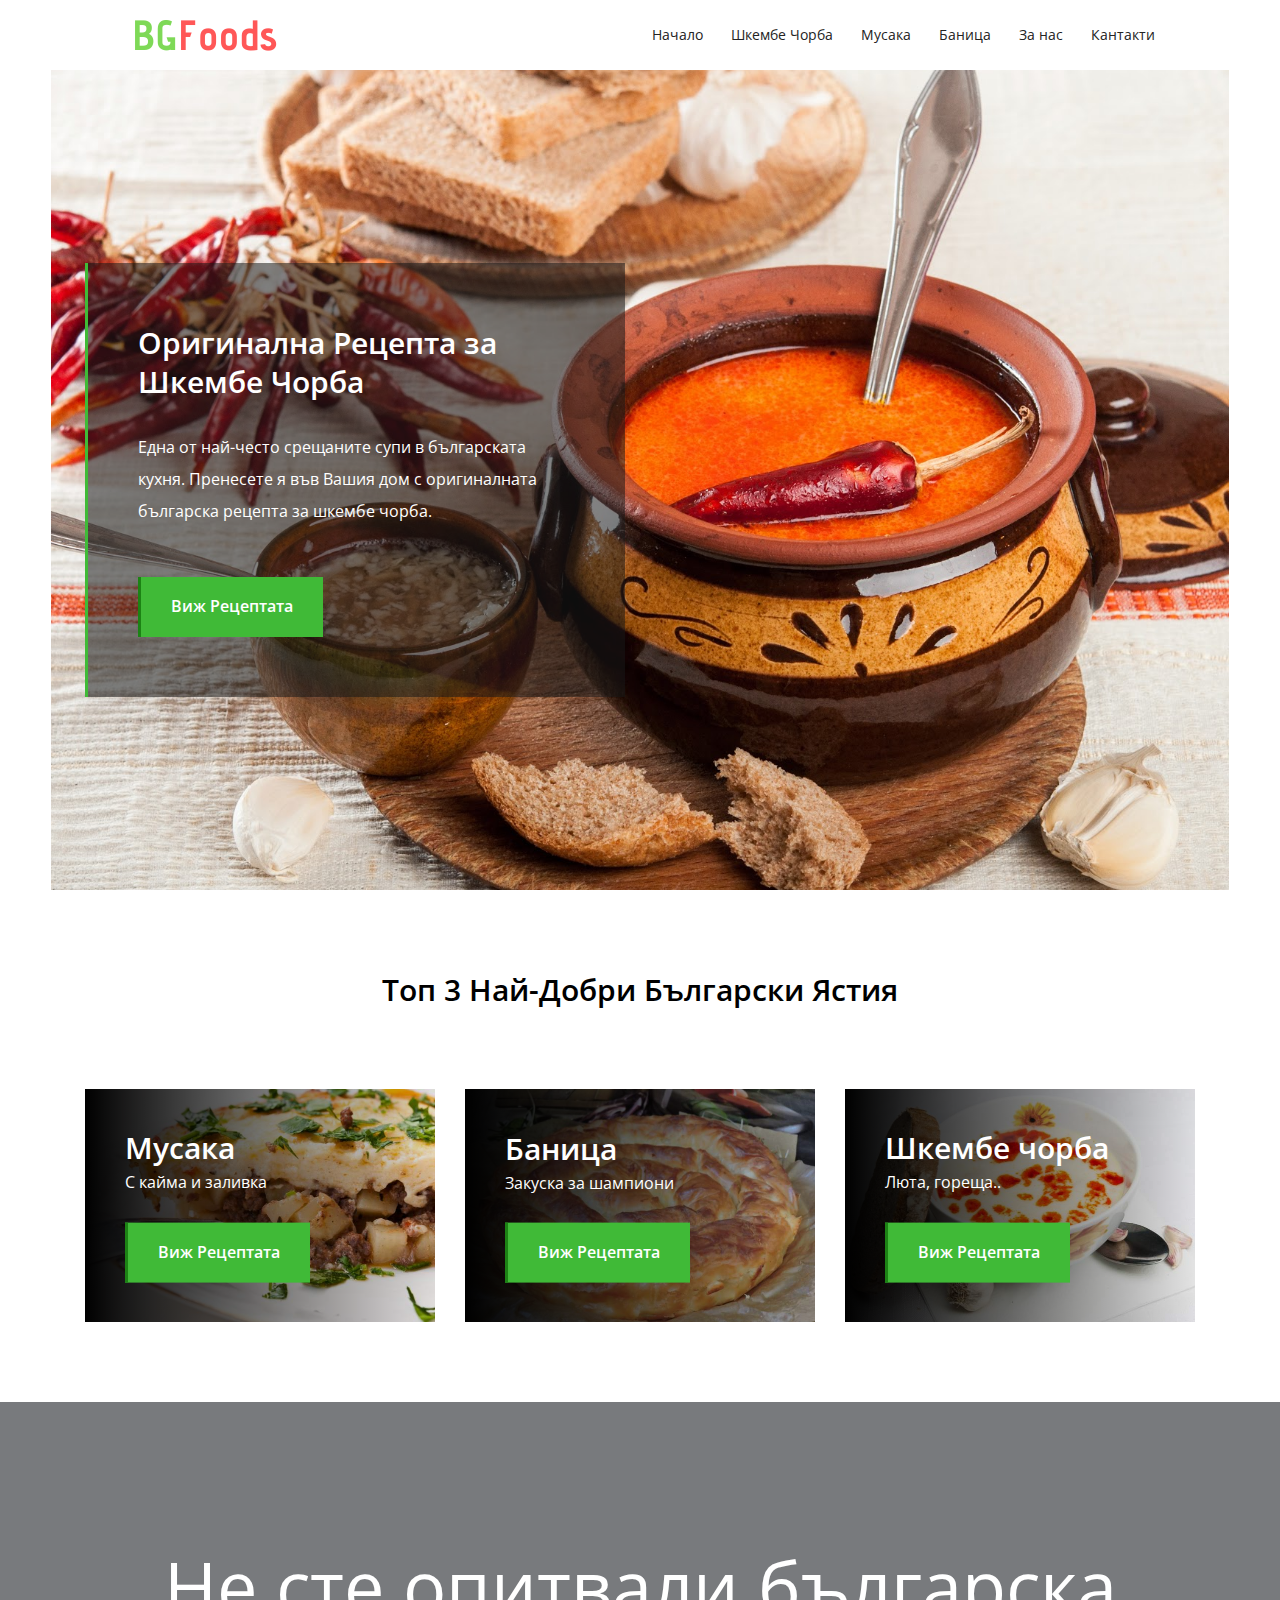
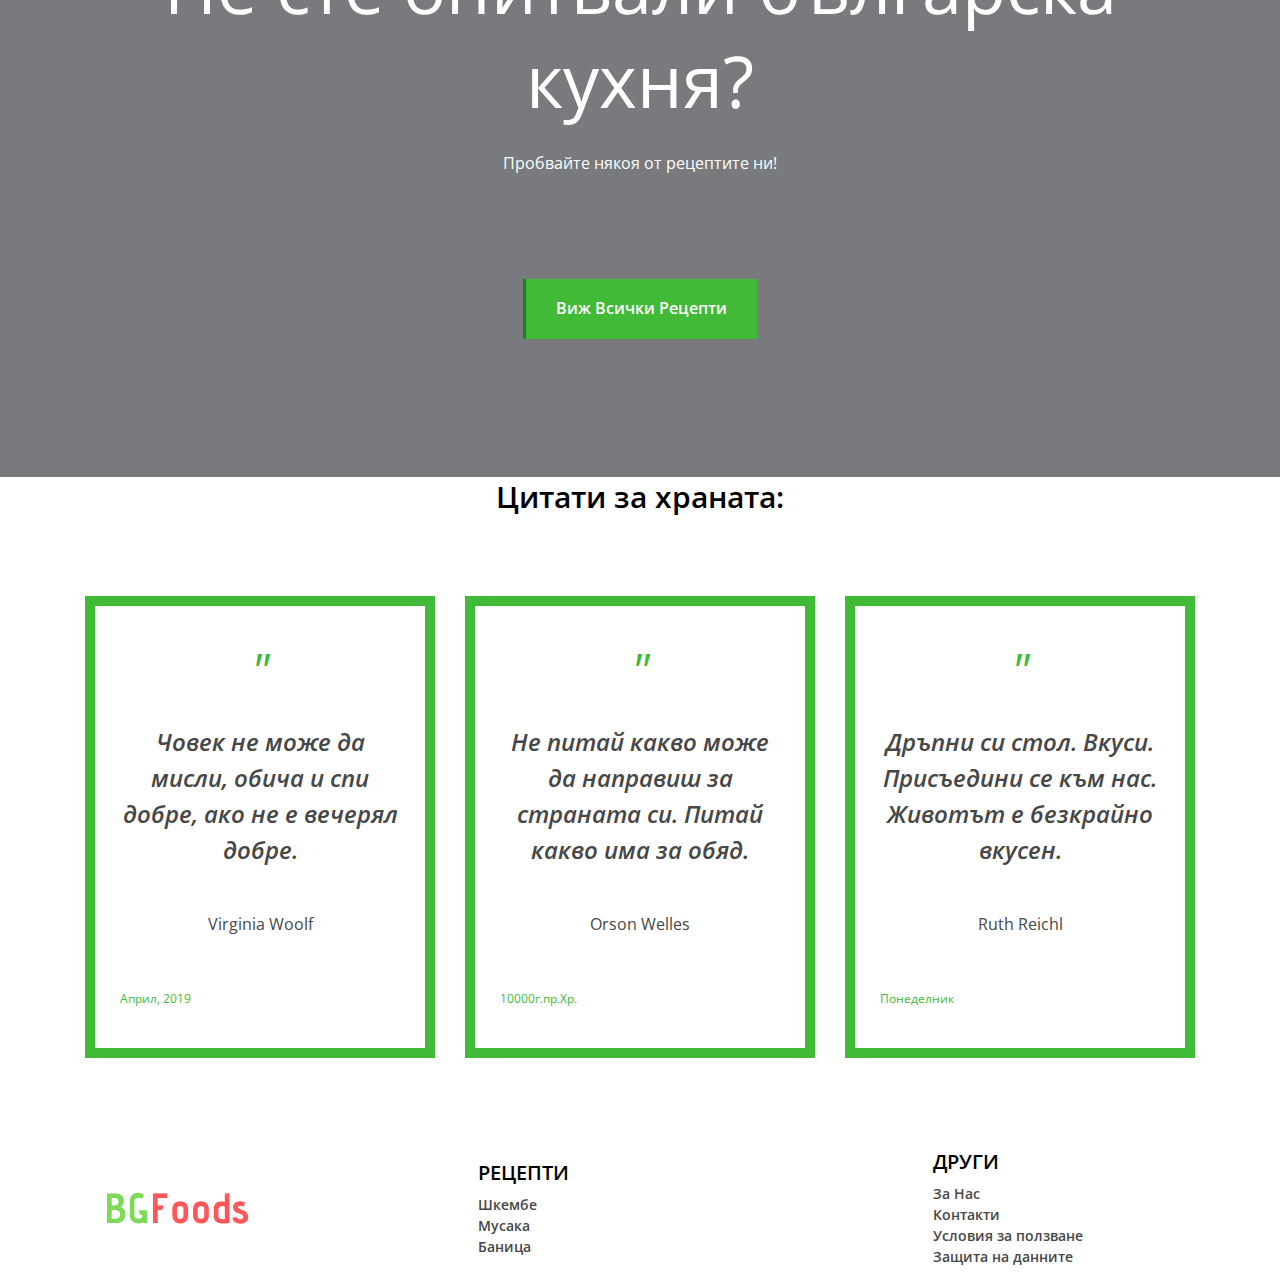
<file: index.html>
<!DOCTYPE html>
<html lang="en">

<head>
    <meta charset="UTF-8">
    <meta name="keywords" content="">
    <meta name="description" content="Най-хубавите и вкусни традиционни български рецепти на едно място.">
    <meta http-equiv="X-UA-Compatible" content="IE=edge">
    <meta name="viewport" content="width=device-width, initial-scale=1, shrink-to-fit=no">
    <meta name="keywords" content="рецепти, традиционни рецепти, мусака, шкембе чорба, баница, българска кухня, храна">
    
    <meta property="og:url"                content="http://www.bgfoods.netlify.com/index" />
    <meta property="og:type"               content="article" />
    <meta property="og:title"              content="Български традиционни рецепти" />
    <meta property="og:description"        content="Оригинални рецепти за мусака със заливка, баница и др.!" />
    <meta property="og:image"              content="" />

    <!-- Title -->
    <title>BGFoods - Български Храни| Начало</title>

    <!-- Favicon -->
    <link rel="icon" href="img/core-img/favicon.ico">

    <!-- Core Stylesheet -->
    <link rel="stylesheet" href="style.css">

    <!-- Global site tag (gtag.js) - Google Analytics -->
    <script async src="https://www.googletagmanager.com/gtag/js?id=UA-153523131-1"></script>
    <script>
        window.dataLayer = window.dataLayer || [];
        function gtag(){dataLayer.push(arguments);}
        gtag('js', new Date());

        gtag('config', 'UA-153523131-1');
    </script>

</head>

<body>
    <!-- Preloader -->
    <div id="preloader">
        <i class="circle-preloader"></i>
        <img src="img/core-img/salad.png" alt="Preloader" width="82" height="82">
    </div>
    
    <header>
        <!-- Navbar Area -->
        <div class="delicious-main-menu">
            <div class="classy-nav-container breakpoint-off">
                <div class="container">
                    <!-- Menu -->
                    <nav class="classy-navbar justify-content-between" id="deliciousNav">

                        <!-- Logo -->
                        <a class="nav-brand" href="index.html" title="BGFoods"><img src="img/core-img/logo.png" alt="Logo" height="50" width="200"></a>

                        <!-- Navbar Toggler -->
                        <div class="classy-navbar-toggler">
                            <span class="navbarToggler"><span></span><span></span><span></span></span>
                        </div>

                        <!-- Menu -->
                        <div class="classy-menu">

                            <!-- close btn -->
                            <div class="classycloseIcon">
                                <div class="cross-wrap"><span class="top"></span><span class="bottom"></span></div>
                            </div>

                            <!-- Nav Start -->
                            <div class="classynav">
                                <ul>
                                    <li class="active"><a href="index.html" title="Начало">Начало</a></li>
                                    <li><a href="shkembe-chorba.html" title="Шкембе Чорба">Шкембе Чорба</a></li>
                                    <li><a href="musaka.html" title="Мусака">Мусака</a></li>
                                    <li><a href="banica.html" title="Баница">Баница</a></li>
                                    <li><a href="about.html" title="За нас">За нас</a></li>
                                    <li><a href="contact.html" title="Контакти">Кантакти</a></li>
                                </ul>
                            </div>
                            <!-- Nav End -->
                        </div>
                    </nav>
                </div>
            </div>
        </div>
    </header>
    <!-- ##### Header Area End ##### -->
    
    
    
    

    <!-- ##### Hero Area Start ##### -->
    <section class="hero-area">
        <div class="hero-slides owl-carousel">
            <!-- Single Hero Slide -->
            <div class="single-hero-slide bg-img" style="background-image: url(img/bg-img/shkembe_chorba.jpg);">
                <div class="container h-100">
                    <div class="row h-100 align-items-center">
                        <div class="col-12 col-md-9 col-lg-7 col-xl-6">
                            <div class="hero-slides-content" data-animation="fadeInUp" data-delay="100ms">
                                <h2 data-animation="fadeInUp" data-delay="300ms">Оригинална Рецепта за Шкембе Чорба</h2>
                                <p data-animation="fadeInUp" data-delay="700ms">Една от най-често срещаните супи в българската кухня. Пренесете я във Вашия дом с оригиналната българска рецепта за шкембе чорба.</p>
                                <a href="shkembe-chorba.html" class="btn delicious-btn" data-animation="fadeInUp" data-delay="1000ms" title="Шкембе Чорба">Виж рецептата</a>
                            </div>
                        </div>
                    </div>
                </div>
            </div>      
        </div>
    </section>
    <!-- ##### Hero Area End ##### -->

    
    <!-- ##### Top Catagory Area Start ##### -->
    <section class="top-catagory-area section-padding-80-0">
        <div class="container">
            <div class="row">
                <div class="col-12">
                    <div class="section-heading">
                        <h3>Топ 3 Най-Добри Български Ястия</h3>
                    </div>
                </div>
            </div>
            <div class="row">
                <!-- Top Catagory Area -->
                <div class="col-12 col-lg-4">
                    <div class="single-top-catagory">
                        <img src="img/bg-img/musaka_small.jpg" alt="Musaka image" width="700" height="465">
                        <!-- Content -->
                        <div class="top-cta-content">
                            <h3>Мусака</h3>
                            <h6>С кайма и заливка</h6>
                            <a href="musaka.html" class="btn delicious-btn" title="Мусака">Виж рецептата</a>
                        </div>
                    </div>
                </div>
                <!-- Top Catagory Area -->
                <div class="col-12 col-lg-4">
                    <div class="single-top-catagory">
                        <img src="img/bg-img/banica.jpg" alt="Banica image" height="466" width="700">
                        <!-- Content -->
                        <div class="top-cta-content">
                            <h3>Баница</h3>
                            <h6>Закуска за шампиони</h6>
                            <a href="banica.html" class="btn delicious-btn" title="Баница">Виж рецептата</a>
                        </div>
                    </div>
                </div>
                <!-- Top Catagory Area -->
                <div class="col-12 col-lg-4">
                    <div class="single-top-catagory">
                        <img src="img/bg-img/shekmbe_chorba_small.jpg" alt="Shkembe chorba image" width="700" height="465">
                        <!-- Content -->
                        <div class="top-cta-content">
                            <h3>Шкембе чорба</h3>
                            <h6>Люта, гореща..</h6>
                            <a href="shkembe-chorba.html" class="btn delicious-btn" title="Шкембе Чорба">Виж рецептата</a>
                        </div>
                    </div>
                </div>
            </div>
        </div>
    </section>
    <!-- ##### Top Catagory Area End ##### -->

   
    <!-- ##### CTA Area Start ##### -->
    <section class="cta-area bg-img bg-overlay" style="background-image: url(img/bg-img/traditional-food.jpg);">
        <div class="container h-100">
            <div class="row h-100 align-items-center">
                <div class="col-12">
                    <!-- Cta Content -->
                    <div class="cta-content text-center">
                        <h2>Не сте опитвали българска кухня?</h2>
                        <p>Пробвайте някоя от рецептите ни!</p>
                        <a href="vsichki-recepti.html" class="btn delicious-btn" title="Всички Рецепти">Виж всички рецепти</a>
                    </div>
                </div>
            </div>
        </div>
    </section>
    <!-- ##### CTA Area End ##### -->

    

    <!-- ##### Quote Subscribe Area Start ##### -->
    <section class="quote-subscribe-adds">
        <div class="container">
            <div class="row">
                <div class="col-12">
                    <div class="section-heading">
                        <h3>Цитати за храната:</h3>
                    </div>
                </div>
            </div>
            <div class="row align-items-end">
                <!-- Quote -->
                <div class="col-12 col-lg-4">
                    <div class="quote-area text-center">
                        <span>"</span>
                        <h4>Човек не може да мисли, обича и спи добре, ако не е вечерял добре.</h4>
                        <p>Virginia Woolf</p>
                        <div class="date-comments d-flex justify-content-between">
                            <div class="date">Април, 2019</div>
                        </div>
                    </div>
                </div>
                
                <!-- Quote -->
                <div class="col-12 col-lg-4">
                    <div class="quote-area text-center">
                        <span>"</span>
                        <h4>Не питай какво може да направиш за страната си. Питай какво има за обяд.</h4>
                        <p>Orson Welles</p>
                        <div class="date-comments d-flex justify-content-between">
                            <div class="date">10000г.пр.Хр.</div>
                        </div>
                    </div>
                </div>
                
                <!-- Quote -->
                <div class="col-12 col-lg-4">
                    <div class="quote-area text-center">
                        <span>"</span>
                        <h4>Дръпни си стол. Вкуси. Присъедини се към нас. Животът е безкрайно вкусен.</h4>
                        <p>Ruth Reichl</p>
                        <div class="date-comments d-flex justify-content-between">
                            <div class="date">Понеделник</div>
                        </div>
                    </div>
                </div>
            </div>
        </div>
    </section>
    <!-- ##### Quote Subscribe Area End ##### -->

    

    <!-- ##### Footer Area Start ##### -->
    <footer class="footer-area">
        <div class="container h-100">
            <div class="row h-100">
                <div class="col-12 h-100 d-flex flex-wrap align-items-center justify-content-between">
                    <!-- Footer Logo -->
                    <div class="footer-logo">
                        <a href="index.html" title="BGFoods"><img src="img/core-img/logo.png" alt="Logo" height="50" width="200"></a>
                    </div>
                    <!-- Grid row -->
                      <!-- Grid column -->

                      <hr class="clearfix w-100 d-md-none pb-3">

                      <!-- Grid column -->
                    <div class="col-md-3 mb-md-0 mb-3">
                        <!-- Links -->
                        <h5 class="text-uppercase">Рецепти</h5>
                        <ul class="list-unstyled">
                            <li>
                                <a href="shkembe-chorba.html" title="Шкембе">Шкембе</a>
                            </li>
                            <li>
                                <a href="musaka.html" title="Мусака">Мусака</a>
                            </li>
                            <li>
                                <a href="banica.html" title="Баница">Баница</a>
                            </li>
                        </ul>
                    </div>
                    <!-- Grid column -->

                    <!-- Grid column -->
                    <div class="col-md-3 mb-md-0 mb-3">
                        <!-- Links -->
                        <h5 class="text-uppercase">Други</h5>
                        <ul class="list-unstyled">
                            <li>
                                <a href="about.html" title="За Нас">За Нас</a>
                            </li>
                            <li>
                                <a href="contact.html" title="Контакти">Контакти</a>
                            </li>
                            <li>
                                <a href="terms-and-conditions.html" title="Условия за ползване">Условия за ползване</a>
                            </li>
                            <li>
                                <a href="gdpr.html" title="Защита на данните">Защита на данните</a>
                            </li>
                        </ul>
                    </div>
                      <!-- Grid column -->

                </div>
            </div>
        </div>
    </footer>
    <!-- ##### Footer Area Start ##### -->

    <!-- ##### All Javascript Files ##### -->
    <!-- jQuery-2.2.4 js -->
    <script src="js/jquery/jquery-2.2.4.min.js"></script>
    <!-- Popper js -->
    <script src="js/bootstrap/popper.min.js"></script>
    <!-- Bootstrap js -->
    <script src="js/bootstrap/bootstrap.min.js"></script>
    <!-- All Plugins js -->
    <script src="js/plugins/plugins.js"></script>
    <!-- Active js -->
    <script src="js/active.js"></script>
</body>

</html>
</file>
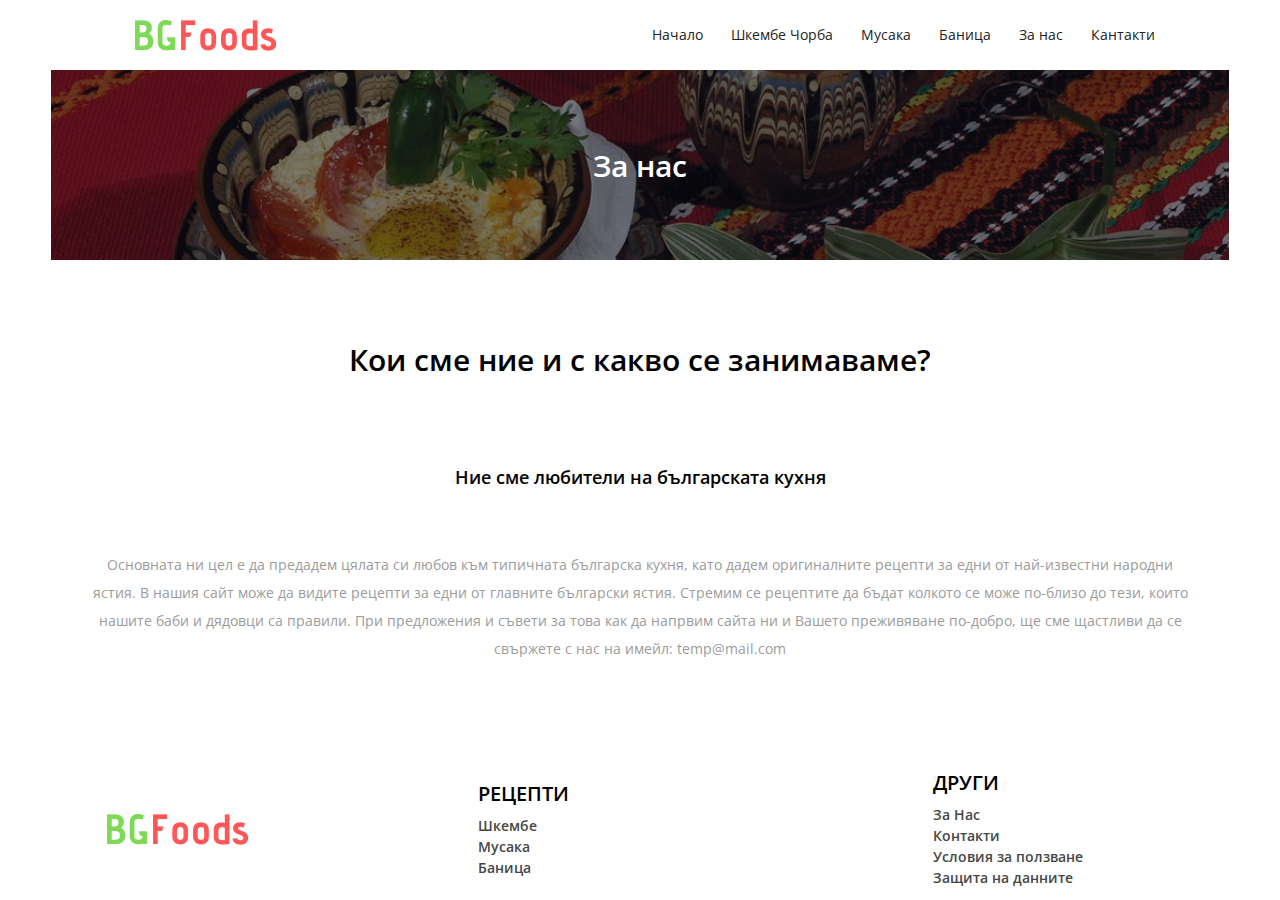
<file: about.html>
<!DOCTYPE html>
<html lang="en">

<head>
    <meta charset="UTF-8">
    <meta name="description" content="Прочетете повече информация за нас и нашия екип.">
    <meta http-equiv="X-UA-Compatible" content="IE=edge">
    <meta name="viewport" content="width=device-width, initial-scale=1, shrink-to-fit=no">
    <meta name="keywords" content="за нас, рецепти, традиционни рецепти, контакти, българска кухня">
    <!-- The above 4 meta tags *must* come first in the head; any other head content must come *after* these tags -->

    <!-- Title -->
    <title>За Нас | BGFoods</title>

    <!-- Favicon -->
    <link rel="icon" href="img/core-img/favicon.ico">

    <!-- Core Stylesheet -->
    <link rel="stylesheet" href="style.css">

    <!-- Global site tag (gtag.js) - Google Analytics -->
    <script async src="https://www.googletagmanager.com/gtag/js?id=UA-153523131-1"></script>
    <script>
        window.dataLayer = window.dataLayer || [];
        function gtag(){dataLayer.push(arguments);}
        gtag('js', new Date());

        gtag('config', 'UA-153523131-1');
    </script>


</head>

<body>
    <!-- Preloader -->
    <div id="preloader">
        <i class="circle-preloader"></i>
        <img src="img/core-img/salad.png" alt="Preloader" width="82" height="82">
    </div>



    <!-- ##### Header Area Start ##### -->
        

    <header>
        <!-- Navbar Area -->
        <div class="delicious-main-menu">
            <div class="classy-nav-container breakpoint-off">
                <div class="container">
                    <!-- Menu -->
                    <nav class="classy-navbar justify-content-between" id="deliciousNav">

                        <!-- Logo -->
                        <a class="nav-brand" href="index.html" title="BGFoods"><img src="img/core-img/logo.png" alt="Logo" height="50" width="200"></a>

                        <!-- Navbar Toggler -->
                        <div class="classy-navbar-toggler">
                            <span class="navbarToggler"><span></span><span></span><span></span></span>
                        </div>

                        <!-- Menu -->
                        <div class="classy-menu">

                            <!-- close btn -->
                            <div class="classycloseIcon">
                                <div class="cross-wrap"><span class="top"></span><span class="bottom"></span></div>
                            </div>

                            <!-- Nav Start -->
                            <div class="classynav">
                                <ul>
                                    <li class="active"><a href="index.html" title="Начало">Начало</a></li>
                                    <li><a href="shkembe-chorba.html" title="Шкембе Чорба">Шкембе Чорба</a></li>
                                    <li><a href="musaka.html" title="Мусака">Мусака</a></li>
                                    <li><a href="banica.html" title="Баница">Баница</a></li>
                                    <li><a href="about.html" title="За нас">За нас</a></li>
                                    <li><a href="contact.html" title="Контакти">Кантакти</a></li>
                                </ul>
                            </div>
                            <!-- Nav End -->
                        </div>
                    </nav>
                </div>
            </div>
        </div>
    </header>
    <!-- ##### Header Area End ##### -->
    
    <!-- ##### Breadcumb Area Start ##### -->
    <div class="breadcumb-area bg-img bg-overlay" style="background-image: url(img/bg-img/traditional-food.jpg);">
        <div class="container h-100">
            <div class="row h-100 align-items-center">
                <div class="col-12">
                    <div class="breadcumb-text text-center">
                        <h2>За нас</h2>
                    </div>
                </div>
            </div>
        </div>
    </div>
    <!-- ##### Breadcumb Area End ##### -->

    <!-- ##### About Area Start ##### -->
    <section class="about-area section-padding-80">
        <div class="container">
            <div class="row">
                <div class="col-12">
                    <div class="section-heading">
                        <h3>Кои сме ние и с какво се занимаваме?</h3>
                    </div>
                </div>
            </div>

            <div class="row">
                <div class="col-12">
                    <h6 class="sub-heading pb-5">Ние сме любители на българската кухня</h6>
                    
                    <p class="text-center">Основната ни цел е да предадем цялата си любов към типичната българска кухня, като дадем оригиналните рецепти за едни от най-известни народни ястия. В нашия сайт може да видите рецепти за едни от главните български ястия. Стремим се рецептите да бъдат колкото се може по-близо до тези, които нашите баби и дядовци са правили. При предложения и съвети за това как да напрвим сайта ни и Вашето преживяване по-добро, ще сме щастливи да се свържете с нас на имейл: temp@mail.com</p>
                </div>
            </div>

        </div>
    </section>
    <!-- ##### About Area End ##### -->
    

    <!-- ##### Footer Area Start ##### -->
    <footer class="footer-area">
        <div class="container h-100">
            <div class="row h-100">
                <div class="col-12 h-100 d-flex flex-wrap align-items-center justify-content-between">
                    <!-- Footer Logo -->
                    <div class="footer-logo">
                        <a href="index.html" title="BGFoods"><img src="img/core-img/logo.png" alt="Logo" width="200" height="50"></a>
                    </div>
                    <!-- Grid row -->
                      <!-- Grid column -->

                      <hr class="clearfix w-100 d-md-none pb-3">

                      <!-- Grid column -->
                      <div class="col-md-3 mb-md-0 mb-3">
                        <!-- Links -->
                        <h5 class="text-uppercase">Рецепти</h5>
                        <ul class="list-unstyled">
                          <li>
                            <a href="shkembe-chorba.html" title="Шкембе">Шкембе</a>
                          </li>
                          <li>
                            <a href="musaka.html" title="Мусака">Мусака</a>
                          </li>
                          <li>
                            <a href="banica.html" title="Баница">Баница</a>
                          </li>
                        </ul>
                      </div>
                      <!-- Grid column -->

                      <!-- Grid column -->
                      <div class="col-md-3 mb-md-0 mb-3">
                        <!-- Links -->
                        <h5 class="text-uppercase">Други</h5>
                        <ul class="list-unstyled">
                          <li>
                            <a href="about.html" title="За Нас">За Нас</a>
                          </li>
                          <li>
                            <a href="contact.html" title="Контакти">Контакти</a>
                          </li>
                            <li>
                            <a href="terms-and-conditions.html" title="Условия за ползване">Условия за ползване</a>
                          </li>
                          <li>
                            <a href="gdpr.html" title="Защита на данните">Защита на данните</a>
                          </li>
                        </ul>
                      </div>
                      <!-- Grid column -->

                </div>
            </div>
        </div>
    </footer>
    <!-- ##### Footer Area Start ##### -->

    <!-- ##### All Javascript Files ##### -->
    <!-- jQuery-2.2.4 js -->
    <script src="js/jquery/jquery-2.2.4.min.js"></script>
    <!-- Popper js -->
    <script src="js/bootstrap/popper.min.js"></script>
    <!-- Bootstrap js -->
    <script src="js/bootstrap/bootstrap.min.js"></script>
    <!-- All Plugins js -->
    <script src="js/plugins/plugins.js"></script>
    <!-- Active js -->
    <script src="js/active.js"></script>
</body>

</html>
</file>
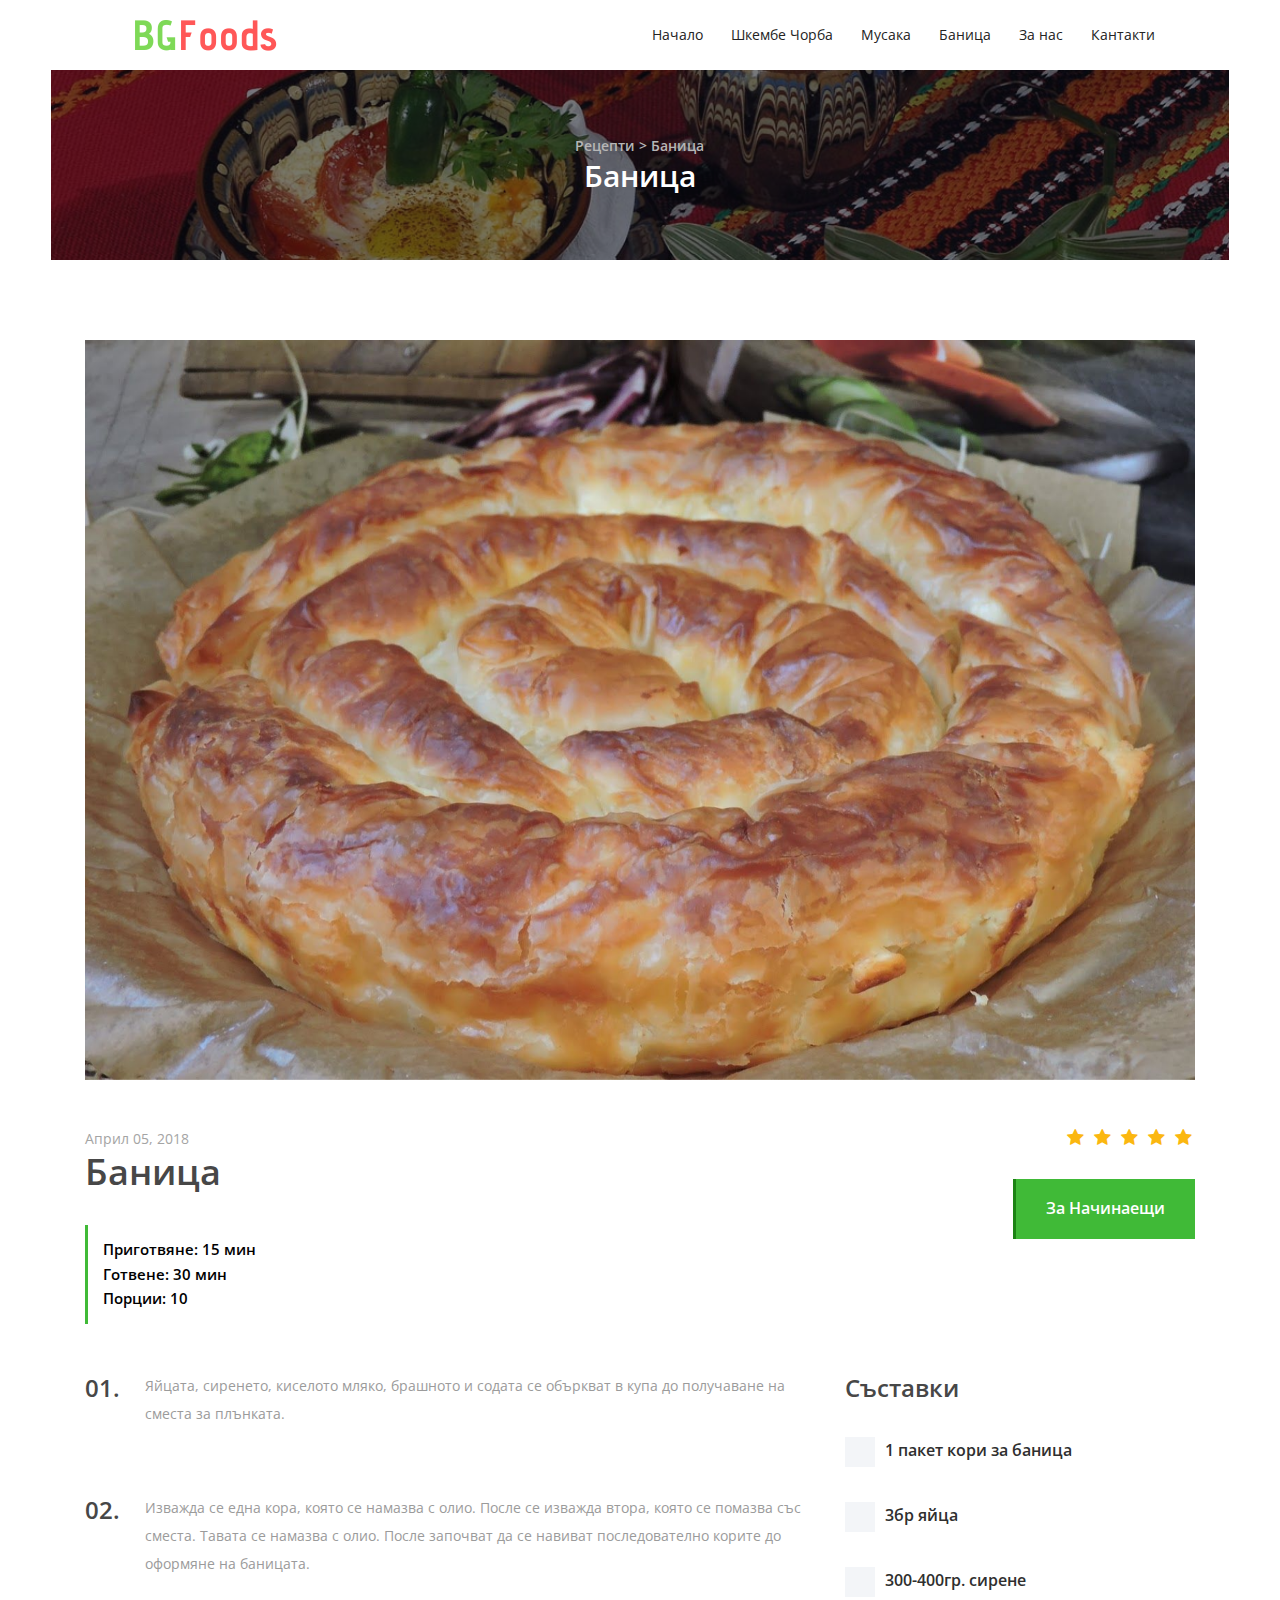
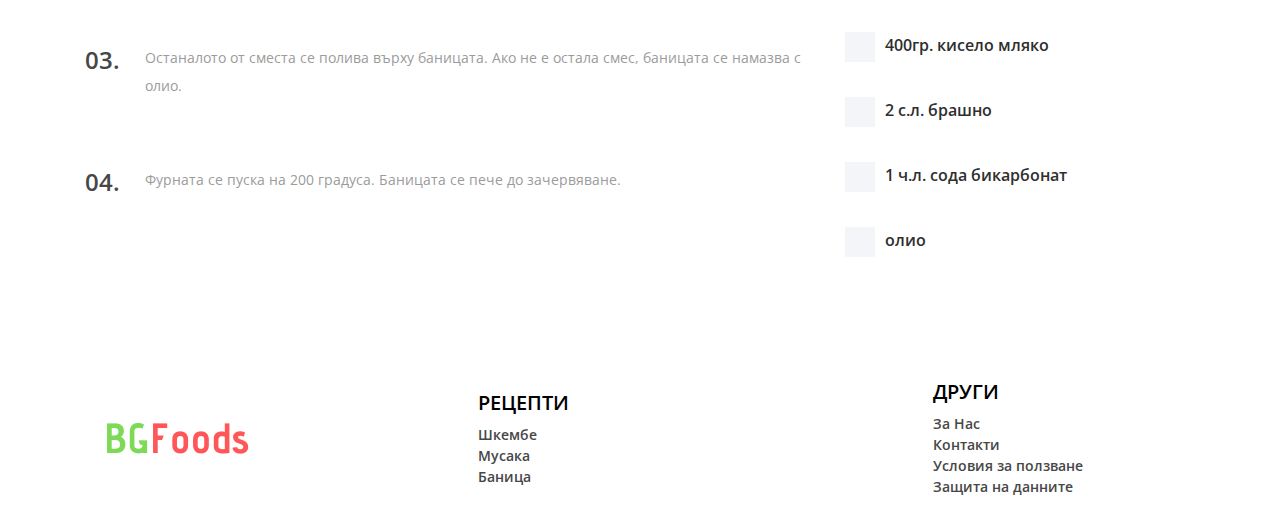
<file: banica.html>
<!DOCTYPE html>
<html lang="en">

<head>
    <meta charset="UTF-8">
    <meta name="description" content="Баница - Едно от най-вкусните ястия на традиционната българска кухня.">
    <meta http-equiv="X-UA-Compatible" content="IE=edge">
    <meta name="viewport" content="width=device-width, initial-scale=1, shrink-to-fit=no">
    <!-- The above 4 meta tags *must* come first in the head; any other head content must come *after* these tags -->
    <meta name="keywords" content="баница, рецепта, българска баница, banica, приготвяне баница">
    
    <!-- Facebook meta tags -->
    <meta property="og:url"                content="http://www.bgfoods.netlify.com/banica" />
    <meta property="og:type"               content="article" />
    <meta property="og:title"              content="Рецепта за Баница" />
    <meta property="og:description"        content="Оригиналната рецепта за баница!" />
    <meta property="og:image"              content="" />

    <!-- Title -->
    <title>Баница | BGFoods</title>

    <!-- Favicon -->
    <link rel="icon" href="img/core-img/favicon.ico">

    <!-- Core Stylesheet -->
    <link rel="stylesheet" href="style.css">

    <!-- Global site tag (gtag.js) - Google Analytics -->
    <script async src="https://www.googletagmanager.com/gtag/js?id=UA-153523131-1"></script>
    <script>
        window.dataLayer = window.dataLayer || [];
        function gtag(){dataLayer.push(arguments);}
        gtag('js', new Date());

        gtag('config', 'UA-153523131-1');
    </script>


</head>

<body>
    <!-- Preloader -->
    <div id="preloader">
        <i class="circle-preloader"></i>
        <img src="img/core-img/salad.png" alt="Preloader" height="82" width="82">
    </div>

    <!-- Search Wrapper -->
    <div class="search-wrapper">
        <!-- Close Btn -->
        <div class="close-btn"><i class="fa fa-times" aria-hidden="true"></i></div>

        <div class="container">
            <div class="row">
                <div class="col-12">
                    <form action="#" method="post">
                        <input type="search" name="search" placeholder="Type any keywords...">
                        <button type="submit"><i class="fa fa-search" aria-hidden="true"></i></button>
                    </form>
                </div>
            </div>
        </div>
    </div>

    <!-- ##### Header Area Start ##### -->
        <header>
        <!-- Navbar Area -->
        <div class="delicious-main-menu">
            <div class="classy-nav-container breakpoint-off">
                <div class="container">
                    <!-- Menu -->
                    <nav class="classy-navbar justify-content-between" id="deliciousNav">

                        <!-- Logo -->
                        <a class="nav-brand" href="index.html" title="BGFoods"><img src="img/core-img/logo.png" alt="Logo" width="200" height="50"></a>

                        <!-- Navbar Toggler -->
                        <div class="classy-navbar-toggler">
                            <span class="navbarToggler"><span></span><span></span><span></span></span>
                        </div>

                        <!-- Menu -->
                        <div class="classy-menu">

                            <!-- close btn -->
                            <div class="classycloseIcon">
                                <div class="cross-wrap"><span class="top"></span><span class="bottom"></span></div>
                            </div>

                            <!-- Nav Start -->
                            <div class="classynav">
                                <ul>
                                    <li class="active"><a href="index.html" title="Начало">Начало</a></li>
                                    <li><a href="shkembe-chorba.html" title="Шкембе Чорба">Шкембе Чорба</a></li>
                                    <li><a href="musaka.html" title="Мусака">Мусака</a></li>
                                    <li><a href="banica.html" title="Баница">Баница</a></li>
                                    <li><a href="about.html" title="За нас">За нас</a></li>
                                    <li><a href="contact.html" title="Контакти">Кантакти</a></li>
                                </ul>
                            </div>
                            <!-- Nav End -->
                        </div>
                    </nav>
                </div>
            </div>
        </div>
    </header>
    <!-- ##### Header Area End ##### -->

    <!-- ##### Breadcumb Area Start ##### -->
    <div class="breadcumb-area bg-img bg-overlay" style="background-image: url(img/bg-img/traditional-food.jpg);">
        <div class="container h-100">
            <div class="row h-100 align-items-center">
                <div class="col-12">
                    <div class="breadcumb-text text-center">
                        <a href="vsichki-recepti.html" class="my-breadcumb" title="Рецепти">Рецепти > </a>
                        <a href="banica.html" class="my-breadcumb" title="Баница">Баница</a>
                        <h2>Баница</h2>
                    </div>
                </div>
            </div>
        </div>
    </div>
    <!-- ##### Breadcumb Area End ##### -->

    <div class="receipe-post-area section-padding-80">

        <!-- Receipe Slider -->
        <div class="container">
            <div class="row">
                <div class="col-12">
                    <div class="receipe-slider owl-carousel">
                        <img src="img/bg-img/banica1.jpg" alt="Banica image" height="1066" width="1600">
                    </div>
                </div>
            </div>
        </div>

        <!-- Receipe Content Area -->
        <div class="receipe-content-area">
            <div class="container">

                <div class="row">
                    <div class="col-12 col-md-8">
                        <div class="receipe-headline my-5">
                            <span>Април 05, 2018</span>
                            <h2>Баница</h2>
                            <div class="receipe-duration">
                                <h6>Приготвяне: 15 мин</h6>
                                <h6>Готвене: 30 мин</h6>
                                <h6>Порции: 10</h6>
                            </div>
                        </div>
                    </div>

                    <div class="col-12 col-md-4">
                        <div class="receipe-ratings text-right my-5">
                            <div class="ratings">
                                <i class="fa fa-star" aria-hidden="true"></i>
                                <i class="fa fa-star" aria-hidden="true"></i>
                                <i class="fa fa-star" aria-hidden="true"></i>
                                <i class="fa fa-star" aria-hidden="true"></i>
                                <i class="fa fa-star" aria-hidden="true"></i>
                            </div>
                            <a href="#" class="btn delicious-btn" title="За Начинаещи">За Начинаещи</a>
                        </div>
                    </div>
                </div>

                <div class="row">
                    <div class="col-12 col-lg-8">
                        <!-- Single Preparation Step -->
                        <div class="single-preparation-step d-flex">
                            <h4>01.</h4>
                            <p>Яйцата, сиренето, киселото мляко, брашното и содата се объркват в купа до получаване на сместа за плънката.</p>
                        </div>
                        <!-- Single Preparation Step -->
                        <div class="single-preparation-step d-flex">
                            <h4>02.</h4>
                            <p>Изважда се една кора, която се намазва с олио. После се изважда втора, която се помазва със сместа. Тавата се намазва с олио. После започват да се навиват последователно корите до оформяне на баницата.</p>
                        </div>
                        <!-- Single Preparation Step -->
                        <div class="single-preparation-step d-flex">
                            <h4>03.</h4>
                            <p>Останалото от сместа се полива върху баницата. Ако не е остала смес, баницата се намазва с олио.</p>
                        </div>
                        <!-- Single Preparation Step -->
                        <div class="single-preparation-step d-flex">
                            <h4>04.</h4>
                            <p>Фурната се пуска на 200 градуса. Баницата се пече до зачервяване.</p>
                        </div>
                    </div>

                    <!-- Ingredients -->
                    <div class="col-12 col-lg-4">
                        <div class="ingredients">
                            <h4>Съставки</h4>

                            <!-- Custom Checkbox -->
                            <div class="custom-control custom-checkbox">
                                <input type="checkbox" class="custom-control-input" id="customCheck1">
                                <label class="custom-control-label" for="customCheck1">1 пакет кори за баница</label>
                            </div>

                            <!-- Custom Checkbox -->
                            <div class="custom-control custom-checkbox">
                                <input type="checkbox" class="custom-control-input" id="customCheck2">
                                <label class="custom-control-label" for="customCheck2">3бр яйца</label>
                            </div>

                            <!-- Custom Checkbox -->
                            <div class="custom-control custom-checkbox">
                                <input type="checkbox" class="custom-control-input" id="customCheck3">
                                <label class="custom-control-label" for="customCheck3">300-400гр. сирене</label>
                            </div>

                            <!-- Custom Checkbox -->
                            <div class="custom-control custom-checkbox">
                                <input type="checkbox" class="custom-control-input" id="customCheck4">
                                <label class="custom-control-label" for="customCheck4">400гр. кисело мляко</label>
                            </div>

                            <!-- Custom Checkbox -->
                            <div class="custom-control custom-checkbox">
                                <input type="checkbox" class="custom-control-input" id="customCheck5">
                                <label class="custom-control-label" for="customCheck5">2 с.л. брашно</label>
                            </div>

                            <!-- Custom Checkbox -->
                            <div class="custom-control custom-checkbox">
                                <input type="checkbox" class="custom-control-input" id="customCheck6">
                                <label class="custom-control-label" for="customCheck6">1 ч.л. сода бикарбонат</label>
                            </div>

                            <!-- Custom Checkbox -->
                            <div class="custom-control custom-checkbox">
                                <input type="checkbox" class="custom-control-input" id="customCheck7">
                                <label class="custom-control-label" for="customCheck7">олио</label>
                            </div>
                        </div>
                    </div>
                </div>
            </div>
        </div>
    </div>

    
    <!-- ##### Footer Area Start ##### -->
    <footer class="footer-area">
        <div class="container h-100">
            <div class="row h-100">
                <div class="col-12 h-100 d-flex flex-wrap align-items-center justify-content-between">
                    <!-- Footer Logo -->
                    <div class="footer-logo">
                        <a href="index.html" title="BGFoods"><img src="img/core-img/logo.png" alt="Logo" width="200" height="50"></a>
                    </div>
                    <!-- Grid row -->
                      <!-- Grid column -->

                      <hr class="clearfix w-100 d-md-none pb-3">

                      <!-- Grid column -->
                    <div class="col-md-3 mb-md-0 mb-3">
                        <!-- Links -->
                        <h5 class="text-uppercase">Рецепти</h5>
                        <ul class="list-unstyled">
                            <li>
                                <a href="shkembe-chorba.html" title="Шкембе">Шкембе</a>
                            </li>
                            <li>
                                <a href="musaka.html" title="Мусака">Мусака</a>
                            </li>
                            <li>
                                <a href="banica.html" title="Баница">Баница</a>
                            </li>
                        </ul>
                    </div>
                    <!-- Grid column -->

                    <!-- Grid column -->
                    <div class="col-md-3 mb-md-0 mb-3">
                        <!-- Links -->
                        <h5 class="text-uppercase">Други</h5>
                        <ul class="list-unstyled">
                            <li>
                                <a href="about.html" title="За Нас">За Нас</a>
                            </li>
                            <li>
                                <a href="contact.html" title="Контакти">Контакти</a>
                            </li>
                            <li>
                                <a href="terms-and-conditions.html" title="Условия за ползване">Условия за ползване</a>
                            </li>
                            <li>
                                <a href="gdpr.html" title="Защита на данните">Защита на данните</a>
                            </li>
                        </ul>
                    </div>
                    <!-- Grid column -->

                </div>
            </div>
        </div>
    </footer>
    <!-- ##### Footer Area Start ##### -->

    <!-- ##### All Javascript Files ##### -->
    <!-- jQuery-2.2.4 js -->
    <script src="js/jquery/jquery-2.2.4.min.js"></script>
    <!-- Popper js -->
    <script src="js/bootstrap/popper.min.js"></script>
    <!-- Bootstrap js -->
    <script src="js/bootstrap/bootstrap.min.js"></script>
    <!-- All Plugins js -->
    <script src="js/plugins/plugins.js"></script>
    <!-- Active js -->
    <script src="js/active.js"></script>
</body>

</html>
</file>
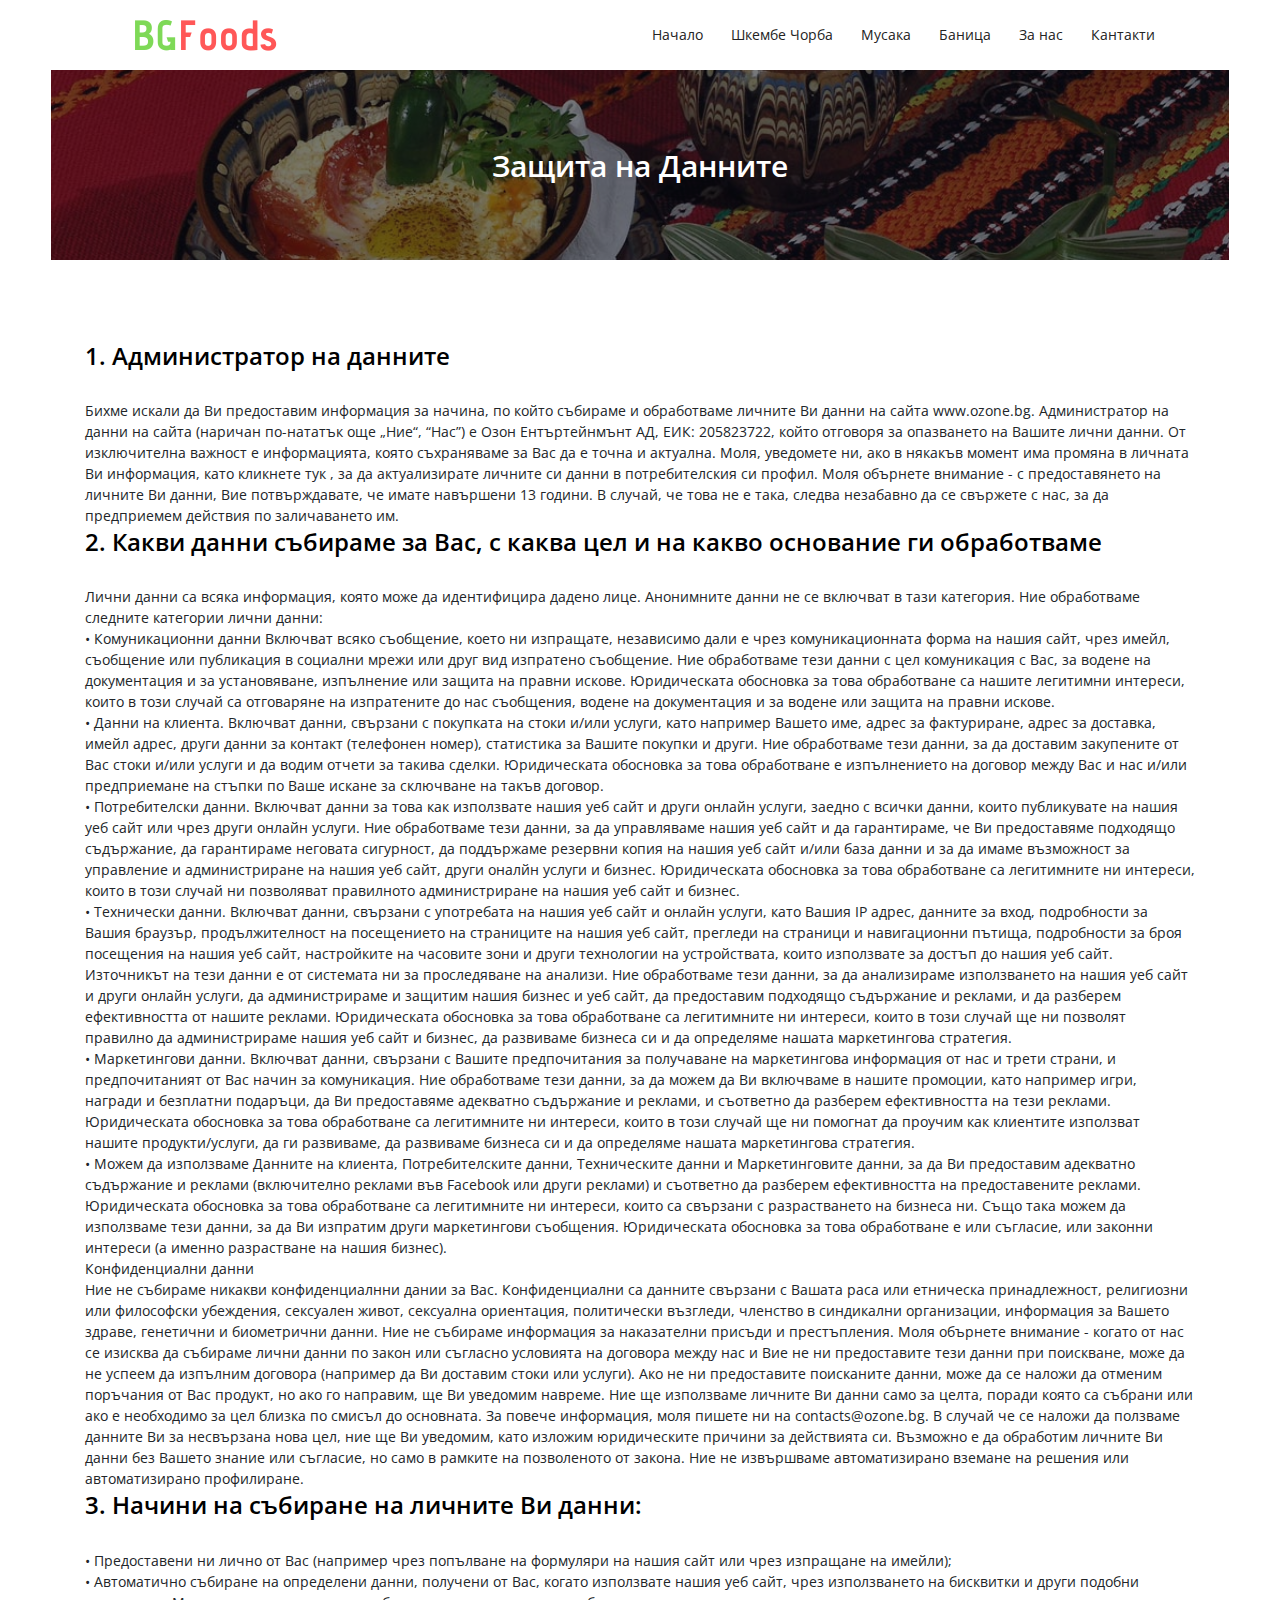
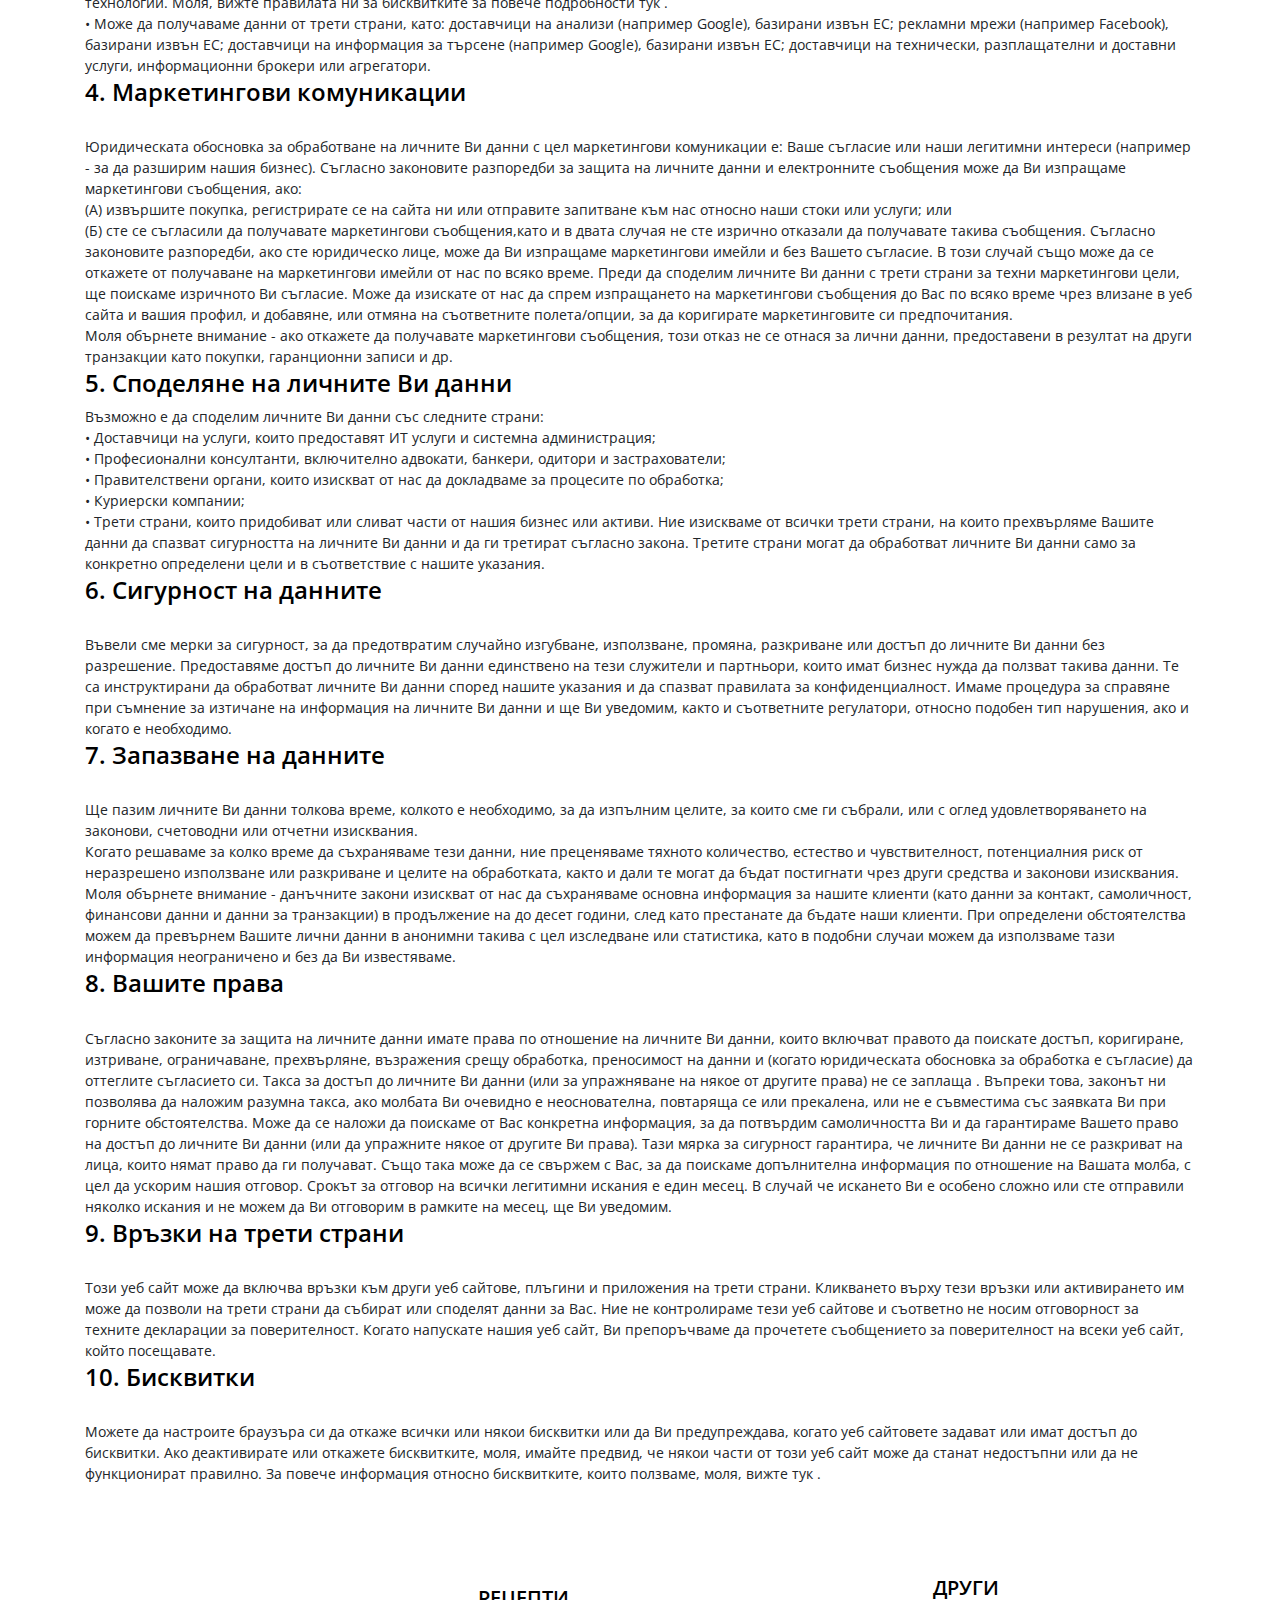
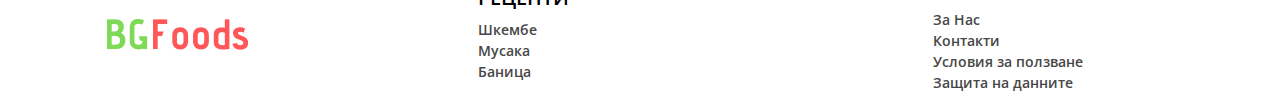
<file: gdpr.html>
<!DOCTYPE html>
<html lang="en">

<head>
    <meta charset="UTF-8">
    <meta name="description" content="Информация за защитата на Вашите данни в нашия сайт.">
    <meta http-equiv="X-UA-Compatible" content="IE=edge">
    <meta name="viewport" content="width=device-width, initial-scale=1, shrink-to-fit=no">
    <!-- The above 4 meta tags *must* come first in the head; any other head content must come *after* these tags -->
    <meta name="keywords" content="защита, защита на данните, gdpr, рецепти, данни">

    <!-- Title -->
    <title>Защита на Данните | BGFoods</title>

    <!-- Favicon -->
    <link rel="icon" href="img/core-img/favicon.ico" >

    <!-- Core Stylesheet -->
    <link rel="stylesheet" href="style.css">

    <!-- Global site tag (gtag.js) - Google Analytics -->
    <script async src="https://www.googletagmanager.com/gtag/js?id=UA-153523131-1"></script>
    <script>
        window.dataLayer = window.dataLayer || [];
        function gtag(){dataLayer.push(arguments);}
        gtag('js', new Date());

        gtag('config', 'UA-153523131-1');
    </script>


</head>

<body>
    <!-- Preloader -->
    <div id="preloader">
        <i class="circle-preloader"></i>
        <img src="img/core-img/salad.png" alt="Preloader" height="82" width="82">
    </div>
    

    <!-- ##### Header Area Start ##### -->
        

    <header>
        <!-- Navbar Area -->
        <div class="delicious-main-menu">
            <div class="classy-nav-container breakpoint-off">
                <div class="container">
                    <!-- Menu -->
                    <nav class="classy-navbar justify-content-between" id="deliciousNav">

                        <!-- Logo -->
                        <a class="nav-brand" href="index.html" title="BGFoods"><img src="img/core-img/logo.png" alt="Logo" width="200" height="50"></a>

                        <!-- Navbar Toggler -->
                        <div class="classy-navbar-toggler">
                            <span class="navbarToggler"><span></span><span></span><span></span></span>
                        </div>

                        <!-- Menu -->
                        <div class="classy-menu">

                            <!-- close btn -->
                            <div class="classycloseIcon">
                                <div class="cross-wrap"><span class="top"></span><span class="bottom"></span></div>
                            </div>

                            <!-- Nav Start -->
                            <div class="classynav">
                                <ul>
                                    <li class="active"><a href="index.html" title="Начало">Начало</a></li>
                                    <li><a href="shkembe-chorba.html" title="Шкембе Чорба">Шкембе Чорба</a></li>
                                    <li><a href="musaka.html" title="Мусака">Мусака</a></li>
                                    <li><a href="banica.html" title="Баница">Баница</a></li>
                                    <li><a href="about.html" title="За нас">За нас</a></li>
                                    <li><a href="contact.html" title="Контакти">Кантакти</a></li>
                                </ul>
                            </div>
                            <!-- Nav End -->
                        </div>
                    </nav>
                </div>
            </div>
        </div>
    </header>
    <!-- ##### Header Area End ##### -->
    
    <!-- ##### Breadcumb Area Start ##### -->
    <div class="breadcumb-area bg-img bg-overlay" style="background-image: url(img/bg-img/traditional-food.jpg);">
        <div class="container h-100">
            <div class="row h-100 align-items-center">
                <div class="col-12">
                    <div class="breadcumb-text text-center">
                        <h2>Защита на Данните</h2>
                    </div>
                </div>
            </div>
        </div>
    </div>
    <!-- ##### Breadcumb Area End ##### -->

    <!-- ##### About Area Start ##### -->
    <section class="about-area section-padding-80">
        <div class="container">
            

            <div class="row">
                <div class="col-12">
                    
                    <h4>1. Администратор на данните</h4>

<br>Бихме искали да Ви предоставим информация за начина, по който събираме и обработваме личните Ви данни на сайта www.ozone.bg. Администратор на данни на сайта (наричан по-нататък още „Ние“, “Нас”) е Озон Ентъртейнмънт АД, ЕИК: 205823722, който отговоря за опазването на Вашите лични данни.

От изключителна важност е информацията, която съхраняваме за Вас да е точна и актуална. Моля, уведомете ни, ако в някакъв момент има промяна в личната Ви информация, като кликнете  тук , за да актуализирате личните си данни в потребителския си профил.

Моля обърнете внимание - с предоставянето на личните Ви данни, Вие потвърждавате, че имате навършени 13 години. В случай, че това не е така, следва незабавно да се свържете с нас, за да предприемем действия по заличаването им.

                    <h4>2. Какви данни събираме за Вас, с каква цел и на какво основание ги обработваме</h4>

<br>Лични данни са всяка информация, която може да идентифицира дадено лице. Анонимните данни не се включват в тази категория. Ние обработваме следните категории лични данни:

<br>• Комуникационни данни Включват всяко съобщение, което ни изпращате, независимо дали е чрез комуникационната форма на нашия сайт, чрез имейл, съобщение или публикация в социални мрежи или друг вид изпратено съобщение. Ние обработваме тези данни с цел комуникация с Вас, за водене на документация и за установяване, изпълнение или защита на правни искове. Юридическата обосновка за това обработване са нашите легитимни интереси, които в този случай са отговаряне на изпратените до нас съобщения, водене на документация и за водене или защита на правни искове.

<br>• Данни на клиента. Включват данни, свързани с покупката на стоки и/или услуги, като например Вашето име, адрес за фактуриране, адрес за доставка, имейл адрес, други данни за контакт (телефонен номер), статистика за Вашите покупки и други. Ние обработваме тези данни, за да доставим закупените от Вас стоки и/или услуги и да водим отчети за такива сделки. Юридическата обосновка за това обработване е изпълнението на договор между Вас и нас и/или предприемане на стъпки по Ваше искане за сключване на такъв договор.

<br>• Потребителски данни. Включват данни за това как използвате нашия уеб сайт и други онлайн услуги, заедно с всички данни, които публикувате на нашия уеб сайт или чрез други онлайн услуги. Ние обработваме тези данни, за да управляваме нашия уеб сайт и да гарантираме, че Ви предоставяме подходящо съдържание, да гарантираме неговата сигурност, да поддържаме резервни копия на нашия уеб сайт и/или база данни и за да имаме възможност за управление и администриране на нашия уеб сайт, други оналйн услуги и бизнес. Юридическата обосновка за това обработване са легитимните ни интереси, които в този случай ни позволяват правилното администриране на нашия уеб сайт и бизнес.

<br>• Технически данни. Включват данни, свързани с употребата на нашия уеб сайт и онлайн услуги, като Вашия IP адрес, данните за вход, подробности за Вашия браузър, продължителност на посещението на страниците на нашия уеб сайт, прегледи на страници и навигационни пътища, подробности за броя посещения на нашия уеб сайт, настройките на часовите зони и други технологии на устройствата, които използвате за достъп до нашия уеб сайт. Източникът на тези данни е от системата ни за проследяване на анализи. Ние обработваме тези данни, за да анализираме използването на нашия уеб сайт и други онлайн услуги, да администрираме и защитим нашия бизнес и уеб сайт, да предоставим подходящо съдържание и реклами, и да разберем ефективността от нашите реклами. Юридическата обосновка за това обработване са легитимните ни интереси, които в този случай ще ни позволят правилно да администрираме нашия уеб сайт и бизнес, да развиваме бизнеса си и да определяме нашата маркетингова стратегия.

<br>• Маркетингови данни. Включват данни, свързани с Вашите предпочитания за получаване на маркетингова информация от нас и трети страни, и предпочитаният от Вас начин за комуникация. Ние обработваме тези данни, за да можем да Ви включваме в нашите промоции, като например игри, награди и безплатни подаръци, да Ви предоставяме адекватно съдържание и реклами, и съответно да разберем ефективността на тези реклами. Юридическата обосновка за това обработване са легитимните ни интереси, които в този случай ще ни помогнат да проучим как клиентите използват нашите продукти/услуги, да ги развиваме, да развиваме бизнеса си и да определяме нашата маркетингова стратегия.

<br>• Можем да използваме Данните на клиента, Потребителските данни, Техническите данни и Маркетинговите данни, за да Ви предоставим адекватно съдържание и реклами (включително реклами във Facebook или други реклами) и съответно да разберем ефективността на предоставените реклами. Юридическата обосновка за това обработване са легитимните ни интереси, които са свързани с разрастването на бизнеса ни. Също така можем да използваме тези данни, за да Ви изпратим други маркетингови съобщения. Юридическата обосновка за това обработване е или съгласие, или законни интереси (а именно разрастване на нашия бизнес).

<br>Конфиденциални данни<br>

Ние не събираме никакви конфиденциалнни дании за Вас. Конфиденциални са данните свързани с Вашата раса или етническа принадлежност, религиозни или философски убеждения, сексуален живот, сексуална ориентация, политически възгледи, членство в синдикални организации, информация за Вашето здраве, генетични и биометрични данни. Ние не събираме информация за наказателни присъди и престъпления.

Моля обърнете внимание - когато от нас се изисква да събираме лични данни по закон или съгласно условията на договора между нас и Вие не ни предоставите тези данни при поискване, може да не успеем да изпълним договора (например да Ви доставим стоки или услуги). Ако не ни предоставите поисканите данни, може да се наложи да отменим поръчания от Вас продукт, но ако го направим, ще Ви уведомим навреме.

Ние ще използваме личните Ви данни само за целта, поради която са събрани или ако e необходимо за цел близка по смисъл до основната. За повече информация, моля пишете ни на contacts@ozone.bg. В случай че се наложи да ползваме данните Ви за несвързана нова цел, ние ще Ви уведомим, като изложим юридическите причини за действията си.

Възможно е да обработим личните Ви данни без Вашето знание или съгласие, но само в рамките на позволеното от закона. Ние не извършваме автоматизирано вземане на решения или автоматизирано профилиране.

                    <h4>3. Начини на събиране на личните Ви данни:</h4>

<br>• Предоставени ни лично от Вас (например чрез попълване на формуляри на нашия сайт или чрез изпращане на имейли);

<br>• Автоматично събиране на определени данни, получени от Вас, когато използвате нашия уеб сайт, чрез използването на бисквитки и други подобни технологии. Моля, вижте правилата ни за бисквитките за повече подробности  тук .

<br>• Може да получаваме данни от трети страни, като: доставчици на анализи (например Google), базирани извън ЕС; рекламни мрежи (например Facebook), базирани извън ЕС; доставчици на информация за търсене (например Google), базирани извън ЕС; доставчици на технически, разплащателни и доставни услуги, информационни брокери или агрегатори.

                    <h4>4. Маркетингови комуникации</h4>

<br>Юридическата обосновка за обработване на личните Ви данни с цел маркетингови комуникации e: Ваше съгласие или наши легитимни интереси (например - за да разширим нашия бизнес).

Съгласно законовите разпоредби за защита на личните данни и електронните съобщения може да Ви изпращаме маркетингови съобщения, ако:

<br>(А) извършите покупка, регистрирате се на сайта ни или отправите запитване към нас относно наши стоки или услуги; или
<br>(Б) сте се съгласили да получавате маркетингови съобщения,като и в двата случая не сте изрично отказали да получавате такива съобщения. Съгласно законовите разпоредби, ако сте юридическо лице, може да Ви изпращаме маркетингови имейли и без Вашето съгласие. В този случай също може да се откажете от получаване на маркетингови имейли от нас по всяко време.

Преди да споделим личните Ви данни с трети страни за техни маркетингови цели, ще поискаме изричното Ви съгласие.

Може да изискате от нас да спрем изпращането на маркетингови съобщения до Вас по всяко време чрез влизане в уеб сайта и вашия профил, и добавяне, или отмяна на съответните полета/опции, за да коригирате маркетинговите си предпочитания.

<br>Моля обърнете внимание - ако откажете да получавате маркетингови съобщения, този отказ не се отнася за лични данни, предоставени в резултат на други транзакции като покупки, гаранционни записи и др.

                    <h4>5. Споделяне на личните Ви данни</h4>

Възможно е да споделим личните Ви данни със следните страни:

<br>• Доставчици на услуги, които предоставят ИТ услуги и системна администрация;

<br>• Професионални консултанти, включително адвокати, банкери, одитори и застрахователи;

<br>• Правителствени органи, които изискват от нас да докладваме за процесите по обработка;

<br>• Куриерски компании;

<br>• Трети страни, които придобиват или сливат части от нашия бизнес или активи.

Ние изискваме от всички трети страни, на които прехвърляме Вашите данни да спазват сигурността на личните Ви данни и да ги третират съгласно закона. Третите страни могат да обработват личните Ви данни само за конкретно определени цели и в съответствие с нашите указания.

                    <h4>6. Сигурност на данните</h4>

<br>Въвели сме мерки за сигурност, за да предотвратим случайно изгубване, използване, промяна, разкриване или достъп до личните Ви данни без разрешение. Предоставяме достъп до личните Ви данни единствено на тези служители и партньори, които имат бизнес нужда да ползват такива данни. Те са инструктирани да обработват личните Ви данни според нашите указания и да спазват правилата за конфиденциалност.

Имаме процедура за справяне при съмнение за изтичане на информация на личните Ви данни и ще Ви уведомим, както и съответните регулатори, относно подобен тип нарушения, ако и когато е необходимо.

                    <h4>7. Запазване на данните</h4>

<br>Ще пазим личните Ви данни толкова време, колкото е необходимо, за да изпълним целите, за които сме ги събрали, или с оглед удовлетворяването на законови, счетоводни или отчетни изисквания.

<br>Когато решаваме за колко време да съхраняваме тези данни, ние преценяваме тяхното количество, естество и чувствителност, потенциалния риск от неразрешено използване или разкриване и целите на обработката, както и дали те могат да бъдат постигнати чрез други средства и законови изисквания.

<br>Моля обърнете внимание - данъчните закони изискват от нас да съхраняваме основна информация за нашите клиенти (като данни за контакт, самоличност, финансови данни и данни за транзакции) в продължение на до десет години, след като престанате да бъдате наши клиенти.

При определени обстоятелства можем да превърнем Вашите лични данни в анонимни такива с цел изследване или статистика, като в подобни случаи можем да използваме тази информация неограничено и без да Ви известяваме.

                    <h4>8. Вашите права</h4>

<br>Съгласно законите за защита на личните данни имате права по отношение на личните Ви данни, които включват правото да поискате достъп, коригиране, изтриване, ограничаване, прехвърляне, възражения срещу обработка, преносимост на данни и (когато юридическата обосновка за обработка е съгласие) да оттеглите съгласието си.

Такса за достъп до личните Ви данни (или за упражняване на някое от другите права) не се заплаща . Въпреки това, законът ни позволява да наложим разумна такса, ако молбата Ви очевидно е неоснователна, повтаряща се или прекалена, или не е съвместима със заявката Ви при горните обстоятелства.

Може да се наложи да поискаме от Вас конкретна информация, за да потвърдим самоличността Ви и да гарантираме Вашето право на достъп до личните Ви данни (или да упражните някое от другите Ви права). Тази мярка за сигурност гарантира, че личните Ви данни не се разкриват на лица, които нямат право да ги получават. Също така може да се свържем с Вас, за да поискаме допълнителна информация по отношение на Вашата молба, с цел да ускорим нашия отговор.

Срокът за отговор на всички легитимни искания е един месец. В случай че искането Ви е особено сложно или сте отправили няколко искания и не можем да Ви отговорим в рамките на месец, ще Ви уведомим.

                    <h4>9. Връзки на трети страни</h4>

<br>Този уеб сайт може да включва връзки към други уеб сайтове, плъгини и приложения на трети страни. Кликването върху тези връзки или активирането им може да позволи на трети страни да събират или споделят данни за Вас. Ние не контролираме тези уеб сайтове и съответно не носим отговорност за техните декларации за поверителност. Когато напускате нашия уеб сайт, Ви препоръчваме да прочетете съобщението за поверителност на всеки уеб сайт, който посещавате.

                    <h4>10. Бисквитки</h4>

<br>Можете да настроите браузъра си да откаже всички или някои бисквитки или да Ви предупреждава, когато уеб сайтовете задават или имат достъп до бисквитки. Ако деактивирате или откажете бисквитките, моля, имайте предвид, че някои части от този уеб сайт може да станат недостъпни или да не функционират правилно. За повече информация относно бисквитките, които ползваме, моля, вижте  тук .
                </div>
            </div>

        </div>
    </section>
    <!-- ##### About Area End ##### -->
    

    <!-- ##### Footer Area Start ##### -->
    <footer class="footer-area">
        <div class="container h-100">
            <div class="row h-100">
                <div class="col-12 h-100 d-flex flex-wrap align-items-center justify-content-between">
                    <!-- Footer Logo -->
                    <div class="footer-logo">
                        <a href="index.html" title="BGFoods"><img src="img/core-img/logo.png" alt="Logo" height="50" width="200"></a>
                    </div>
                    <!-- Grid row -->
                      <!-- Grid column -->

                      <hr class="clearfix w-100 d-md-none pb-3">

                      <!-- Grid column -->
                    <div class="col-md-3 mb-md-0 mb-3">
                        <!-- Links -->
                        <h5 class="text-uppercase">Рецепти</h5>
                        <ul class="list-unstyled">
                            <li>
                                <a href="shkembe-chorba.html" title="Шкембе">Шкембе</a>
                            </li>
                            <li>
                                <a href="musaka.html" title="Мусака">Мусака</a>
                            </li>
                            <li>
                                <a href="banica.html" title="Баница">Баница</a>
                            </li>
                        </ul>
                    </div>
                    <!-- Grid column -->

                    <!-- Grid column -->
                    <div class="col-md-3 mb-md-0 mb-3">
                        <!-- Links -->
                        <h5 class="text-uppercase">Други</h5>
                        <ul class="list-unstyled">
                            <li>
                                <a href="about.html" title="За Нас">За Нас</a>
                            </li>
                            <li>
                                <a href="contact.html" title="Контакти">Контакти</a>
                            </li>
                            <li>
                                <a href="terms-and-conditions.html" title="Условия за ползване">Условия за ползване</a>
                            </li>
                            <li>
                                <a href="gdpr.html" title="Защита на данните">Защита на данните</a>
                            </li>
                        </ul>
                    </div>
                      <!-- Grid column -->

                </div>
            </div>
        </div>
    </footer>
    <!-- ##### Footer Area Start ##### -->

    <!-- ##### All Javascript Files ##### -->
    <!-- jQuery-2.2.4 js -->
    <script src="js/jquery/jquery-2.2.4.min.js"></script>
    <!-- Popper js -->
    <script src="js/bootstrap/popper.min.js"></script>
    <!-- Bootstrap js -->
    <script src="js/bootstrap/bootstrap.min.js"></script>
    <!-- All Plugins js -->
    <script src="js/plugins/plugins.js"></script>
    <!-- Active js -->
    <script src="js/active.js"></script>
</body>

</html>
</file>
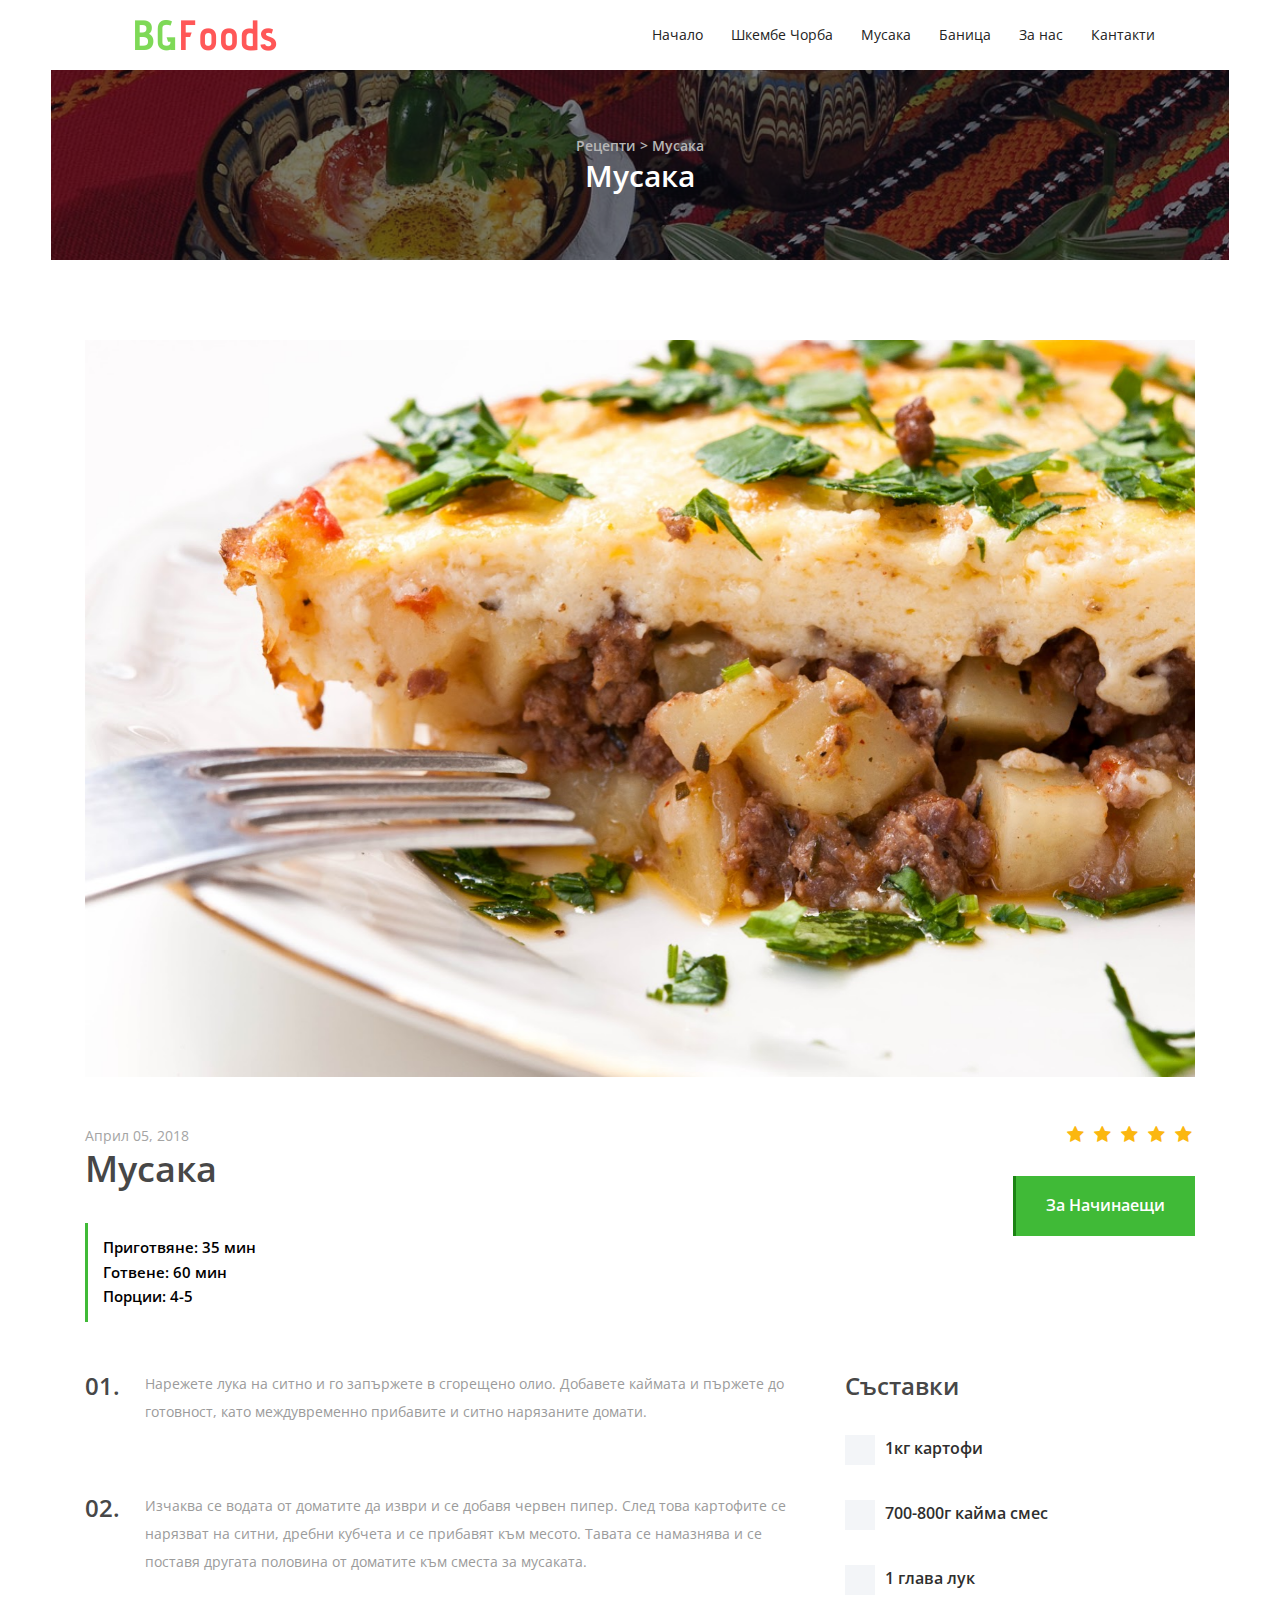
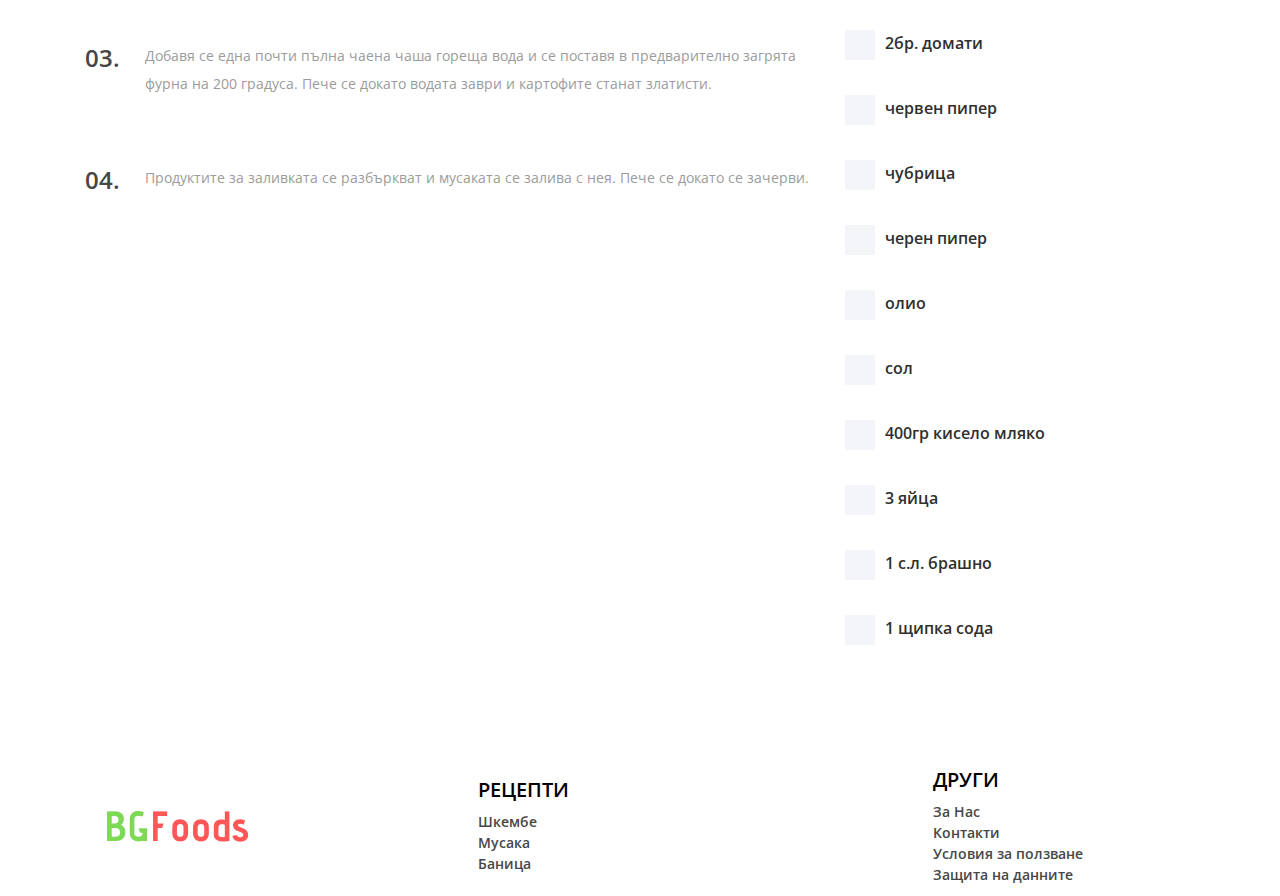
<file: musaka.html>
<!DOCTYPE html>
<html lang="en">

<head>
    <meta charset="UTF-8">
    <meta name="description" content="Мусака със заливка - Едно от най-вкусните ястия на традиционната българска кухня.">
    <meta http-equiv="X-UA-Compatible" content="IE=edge">
    <meta name="viewport" content="width=device-width, initial-scale=1, shrink-to-fit=no">
    <!-- The above 4 meta tags *must* come first in the head; any other head content must come *after* these tags -->
    <meta name="keywords" content="мусака, мусака заливка, мусака с кайма, рецепта мусака, рецепти">
    
    <meta property="og:url"                content="http://www.bgfoods.netlify.com/musaka" />
    <meta property="og:type"               content="article" />
    <meta property="og:title"              content="Рецепта за Мусака със заливка" />
    <meta property="og:description"        content="Оригиналната рецепта за мусака!" />
    <meta property="og:image"              content="" />

    <!-- Title -->
    <title>Мусака | BGFoods</title>

    <!-- Favicon -->
    <link rel="icon" href="img/core-img/favicon.ico" >

    <!-- Core Stylesheet -->
    <link rel="stylesheet" href="style.css">

    <!-- Global site tag (gtag.js) - Google Analytics -->
    <script async src="https://www.googletagmanager.com/gtag/js?id=UA-153523131-1"></script>
    <script>
        window.dataLayer = window.dataLayer || [];
        function gtag(){dataLayer.push(arguments);}
        gtag('js', new Date());

        gtag('config', 'UA-153523131-1');
    </script>


</head>

<body>
    <!-- Preloader -->
    <div id="preloader">
        <i class="circle-preloader"></i>
        <img src="img/core-img/salad.png" alt="Preloader" width="82" height="82">
    </div>

    <!-- Search Wrapper -->
    <div class="search-wrapper">
        <!-- Close Btn -->
        <div class="close-btn"><i class="fa fa-times" aria-hidden="true"></i></div>

        <div class="container">
            <div class="row">
                <div class="col-12">
                    <form action="#" method="post">
                        <input type="search" name="search" placeholder="Type any keywords...">
                        <button type="submit"><i class="fa fa-search" aria-hidden="true"></i></button>
                    </form>
                </div>
            </div>
        </div>
    </div>

    <!-- ##### Header Area Start ##### -->
        <header>
        <!-- Navbar Area -->
        <div class="delicious-main-menu">
            <div class="classy-nav-container breakpoint-off">
                <div class="container">
                    <!-- Menu -->
                    <nav class="classy-navbar justify-content-between" id="deliciousNav">

                        <!-- Logo -->
                        <a class="nav-brand" href="index.html" title="BGFoods"><img src="img/core-img/logo.png" alt="Logo" height="50" width="200"></a>

                        <!-- Navbar Toggler -->
                        <div class="classy-navbar-toggler">
                            <span class="navbarToggler"><span></span><span></span><span></span></span>
                        </div>

                        <!-- Menu -->
                        <div class="classy-menu">

                            <!-- close btn -->
                            <div class="classycloseIcon">
                                <div class="cross-wrap"><span class="top"></span><span class="bottom"></span></div>
                            </div>

                            <!-- Nav Start -->
                            <div class="classynav">
                                <ul>
                                    <li class="active"><a href="index.html" title="Начало">Начало</a></li>
                                    <li><a href="shkembe-chorba.html" title="Шкембе Чорба">Шкембе Чорба</a></li>
                                    <li><a href="musaka.html" title="Мусака">Мусака</a></li>
                                    <li><a href="banica.html" title="Баница">Баница</a></li>
                                    <li><a href="about.html" title="За нас">За нас</a></li>
                                    <li><a href="contact.html" title="Контакти">Кантакти</a></li>
                                </ul>
                            </div>
                            <!-- Nav End -->
                        </div>
                    </nav>
                </div>
            </div>
        </div>
    </header>
    <!-- ##### Header Area End ##### -->

    <!-- ##### Breadcumb Area Start ##### -->
    <div class="breadcumb-area bg-img bg-overlay" style="background-image: url(img/bg-img/traditional-food.jpg);">
        <div class="container h-100">
            <div class="row h-100 align-items-center">
                <div class="col-12">
                    <div class="breadcumb-text text-center">
                        <a href="vsichki-recepti.html" class="my-breadcumb" title="Всички Рецепти">Рецепти > </a>
                        <a href="musaka.html" class="my-breadcumb" title="Мусака">Мусака</a>
                        <h2>Мусака</h2>
                    </div>
                </div>
            </div>
        </div>
    </div>
    <!-- ##### Breadcumb Area End ##### -->

    <div class="receipe-post-area section-padding-80">

        <!-- Receipe Slider -->
        <div class="container">
            <div class="row">
                <div class="col-12">
                    <div class="receipe-slider owl-carousel">
                        <img src="img/bg-img/musaka.jpg" alt="Musaka image" width="1600" height="1063">
                    </div>
                </div>
            </div>
        </div>

        <!-- Receipe Content Area -->
        <div class="receipe-content-area">
            <div class="container">

                <div class="row">
                    <div class="col-12 col-md-8">
                        <div class="receipe-headline my-5">
                            <span>Април 05, 2018</span>
                            <h2>Мусака</h2>
                            <div class="receipe-duration">
                                <h6>Приготвяне: 35 мин</h6>
                                <h6>Готвене: 60 мин</h6>
                                <h6>Порции: 4-5</h6>
                            </div>
                        </div>
                    </div>

                    <div class="col-12 col-md-4">
                        <div class="receipe-ratings text-right my-5">
                            <div class="ratings">
                                <i class="fa fa-star" aria-hidden="true"></i>
                                <i class="fa fa-star" aria-hidden="true"></i>
                                <i class="fa fa-star" aria-hidden="true"></i>
                                <i class="fa fa-star" aria-hidden="true"></i>
                                <i class="fa fa-star" aria-hidden="true"></i>
                            </div>
                            <a href="#" class="btn delicious-btn" title="За Начинаещи">За Начинаещи</a>
                        </div>
                    </div>
                </div>

                <div class="row">
                    <div class="col-12 col-lg-8">
                        <!-- Single Preparation Step -->
                        <div class="single-preparation-step d-flex">
                            <h4>01.</h4>
                            <p>Нарежете лука на ситно и го запържете в сгорещено олио. Добавете каймата и пържете до готовност, като междувременно прибавите и ситно нарязаните домати.</p>
                        </div>
                        <!-- Single Preparation Step -->
                        <div class="single-preparation-step d-flex">
                            <h4>02.</h4>
                            <p>Изчаква се водата от доматите да изври и се добавя червен пипер. След това картофите се нарязват на ситни, дребни кубчета и се прибавят към месото. Тавата се намазнява
                            и се поставя другата половина от доматите към сместа за мусаката.</p>
                        </div>
                        <!-- Single Preparation Step -->
                        <div class="single-preparation-step d-flex">
                            <h4>03.</h4>
                            <p>Добавя се една почти пълна чаена чаша гореща вода и се поставя в предварително загрята фурна на 200 градуса. Пече се докато водата заври и картофите станат златисти.</p>
                        </div>
                        <!-- Single Preparation Step -->
                        <div class="single-preparation-step d-flex">
                            <h4>04.</h4>
                            <p>Продуктите за заливката се разбъркват и мусаката се залива с нея. Пече се докато се зачерви. </p>
                        </div>
                    </div>

                    <!-- Ingredients -->
                    <div class="col-12 col-lg-4">
                        <div class="ingredients">
                            <h4>Съставки</h4>

                            <!-- Custom Checkbox -->
                            <div class="custom-control custom-checkbox">
                                <input type="checkbox" class="custom-control-input" id="customCheck1">
                                <label class="custom-control-label" for="customCheck1">1кг картофи</label>
                            </div>

                            <!-- Custom Checkbox -->
                            <div class="custom-control custom-checkbox">
                                <input type="checkbox" class="custom-control-input" id="customCheck2">
                                <label class="custom-control-label" for="customCheck2">700-800г кайма смес</label>
                            </div>

                            <!-- Custom Checkbox -->
                            <div class="custom-control custom-checkbox">
                                <input type="checkbox" class="custom-control-input" id="customCheck3">
                                <label class="custom-control-label" for="customCheck3">1 глава лук</label>
                            </div>

                            <!-- Custom Checkbox -->
                            <div class="custom-control custom-checkbox">
                                <input type="checkbox" class="custom-control-input" id="customCheck4">
                                <label class="custom-control-label" for="customCheck4">2бр. домати</label>
                            </div>

                            <!-- Custom Checkbox -->
                            <div class="custom-control custom-checkbox">
                                <input type="checkbox" class="custom-control-input" id="customCheck5">
                                <label class="custom-control-label" for="customCheck5">червен пипер</label>
                            </div>

                            <!-- Custom Checkbox -->
                            <div class="custom-control custom-checkbox">
                                <input type="checkbox" class="custom-control-input" id="customCheck6">
                                <label class="custom-control-label" for="customCheck6">чубрица</label>
                            </div>

                            <!-- Custom Checkbox -->
                            <div class="custom-control custom-checkbox">
                                <input type="checkbox" class="custom-control-input" id="customCheck7">
                                <label class="custom-control-label" for="customCheck7">черен пипер</label>
                            </div>

                            <!-- Custom Checkbox -->
                            <div class="custom-control custom-checkbox">
                                <input type="checkbox" class="custom-control-input" id="customCheck8">
                                <label class="custom-control-label" for="customCheck8">олио</label>
                            </div>
                            
                            <!-- Custom Checkbox -->
                            <div class="custom-control custom-checkbox">
                                <input type="checkbox" class="custom-control-input" id="customCheck9">
                                <label class="custom-control-label" for="customCheck9">сол</label>
                            </div>
                            
                            <!-- Custom Checkbox -->
                            <div class="custom-control custom-checkbox">
                                <input type="checkbox" class="custom-control-input" id="customCheck10">
                                <label class="custom-control-label" for="customCheck10">400гр кисело мляко</label>
                            </div>
                            
                            <!-- Custom Checkbox -->
                            <div class="custom-control custom-checkbox">
                                <input type="checkbox" class="custom-control-input" id="customCheck11">
                                <label class="custom-control-label" for="customCheck11">3 яйца</label>
                            </div>
                            
                            <!-- Custom Checkbox -->
                            <div class="custom-control custom-checkbox">
                                <input type="checkbox" class="custom-control-input" id="customCheck12">
                                <label class="custom-control-label" for="customCheck12">1 с.л. брашно</label>
                            </div>
                            
                            <!-- Custom Checkbox -->
                            <div class="custom-control custom-checkbox">
                                <input type="checkbox" class="custom-control-input" id="customCheck13">
                                <label class="custom-control-label" for="customCheck13">1 щипка сода</label>
                            </div>
                        </div>
                    </div>
                </div>
            </div>
        </div>
    </div>

    
    <!-- ##### Footer Area Start ##### -->
    <footer class="footer-area">
        <div class="container h-100">
            <div class="row h-100">
                <div class="col-12 h-100 d-flex flex-wrap align-items-center justify-content-between">
                    <!-- Footer Logo -->
                    <div class="footer-logo">
                        <a href="index.html" title="BGFoods"><img src="img/core-img/logo.png" alt="Logo" height="50" width="200"></a>
                    </div>
                    <!-- Grid row -->
                      <!-- Grid column -->

                      <hr class="clearfix w-100 d-md-none pb-3">

                      <!-- Grid column -->
                    <div class="col-md-3 mb-md-0 mb-3">
                        <!-- Links -->
                        <h5 class="text-uppercase">Рецепти</h5>
                        <ul class="list-unstyled">
                            <li>
                                <a href="shkembe-chorba.html" title="Шкембе">Шкембе</a>
                            </li>
                            <li>
                                <a href="musaka.html" title="Мусака">Мусака</a>
                            </li>
                            <li>
                                <a href="banica.html" title="Баница">Баница</a>
                            </li>
                        </ul>
                    </div>
                    <!-- Grid column -->

                    <!-- Grid column -->
                    <div class="col-md-3 mb-md-0 mb-3">
                        <!-- Links -->
                        <h5 class="text-uppercase">Други</h5>
                        <ul class="list-unstyled">
                            <li>
                                <a href="about.html" title="За Нас">За Нас</a>
                            </li>
                            <li>
                                <a href="contact.html" title="Контакти">Контакти</a>
                            </li>
                            <li>
                                <a href="terms-and-conditions.html" title="Условия за ползване">Условия за ползване</a>
                            </li>
                            <li>
                                <a href="gdpr.html" title="Защита на данните">Защита на данните</a>
                            </li>
                        </ul>
                    </div>
                      <!-- Grid column -->

                </div>
            </div>
        </div>
    </footer>
    <!-- ##### Footer Area Start ##### -->

    <!-- ##### All Javascript Files ##### -->
    <!-- jQuery-2.2.4 js -->
    <script src="js/jquery/jquery-2.2.4.min.js"></script>
    <!-- Popper js -->
    <script src="js/bootstrap/popper.min.js"></script>
    <!-- Bootstrap js -->
    <script src="js/bootstrap/bootstrap.min.js"></script>
    <!-- All Plugins js -->
    <script src="js/plugins/plugins.js"></script>
    <!-- Active js -->
    <script src="js/active.js"></script>
</body>

</html>
</file>
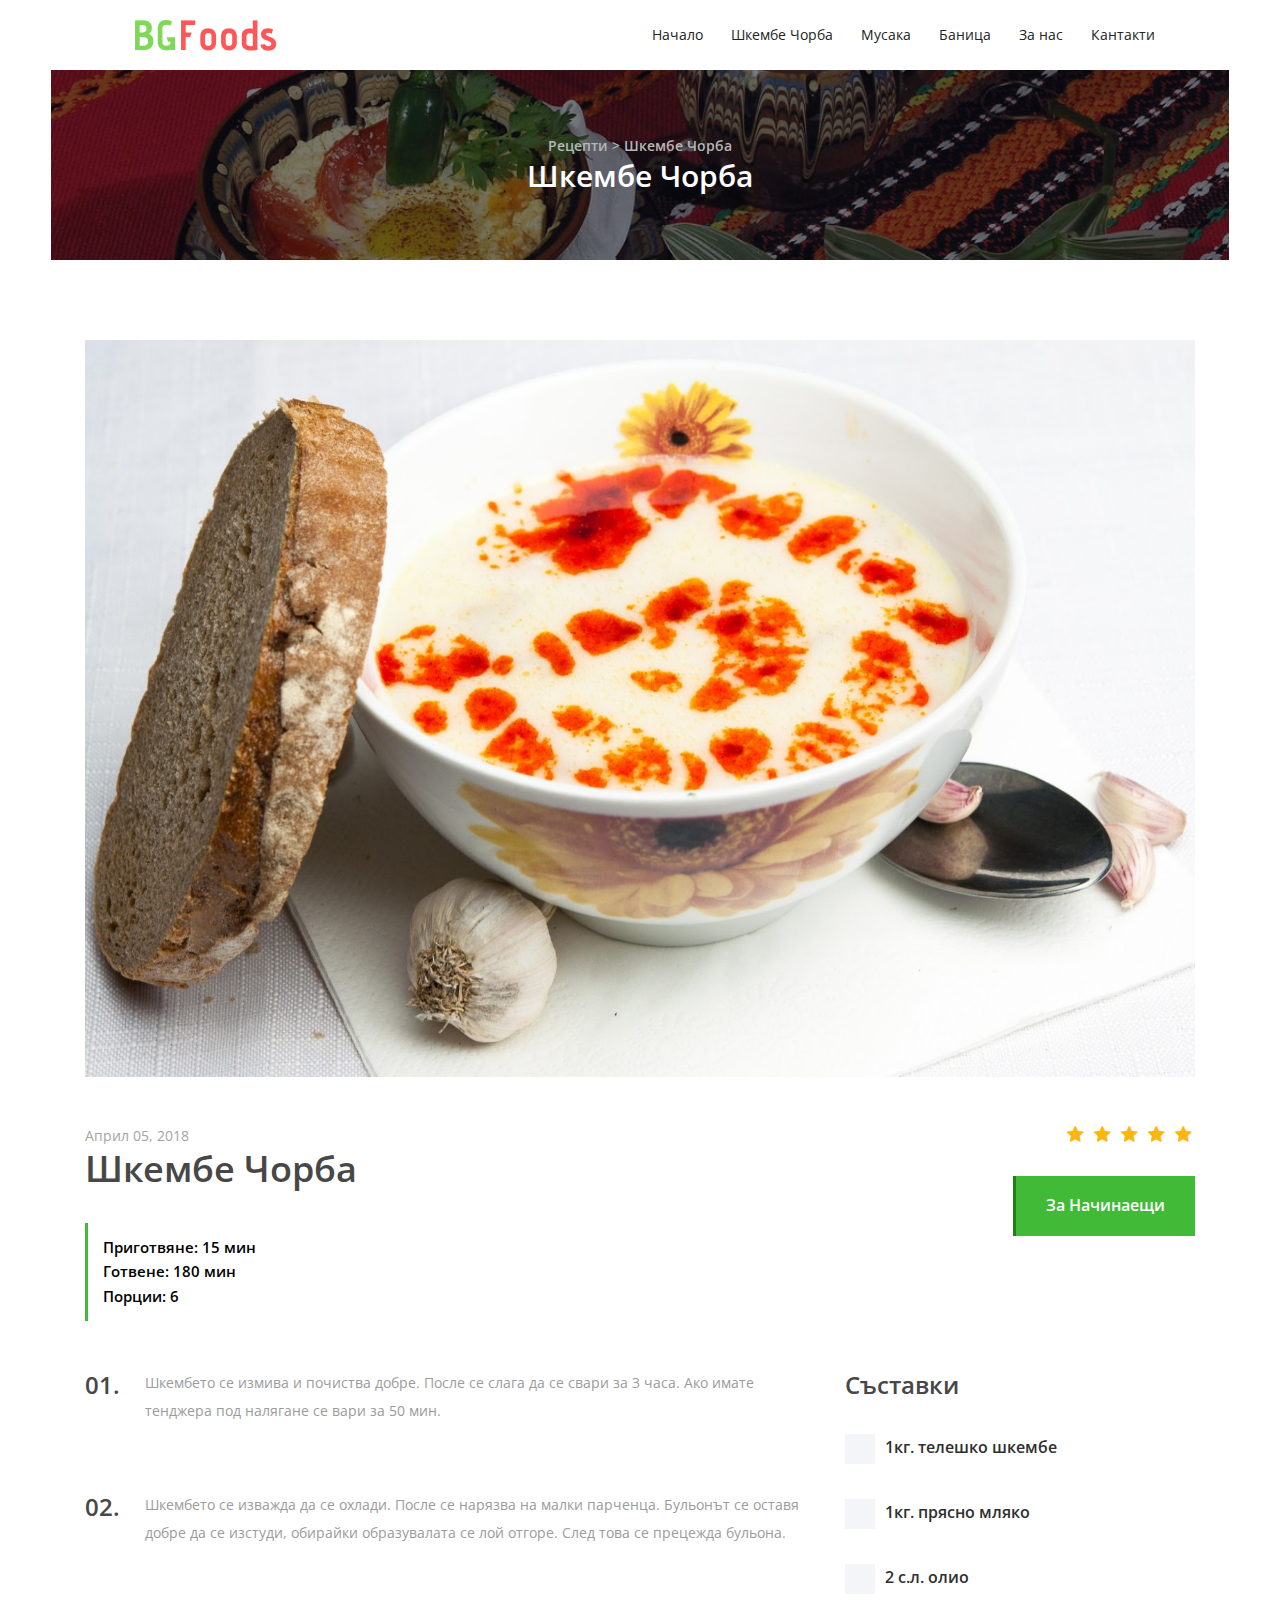
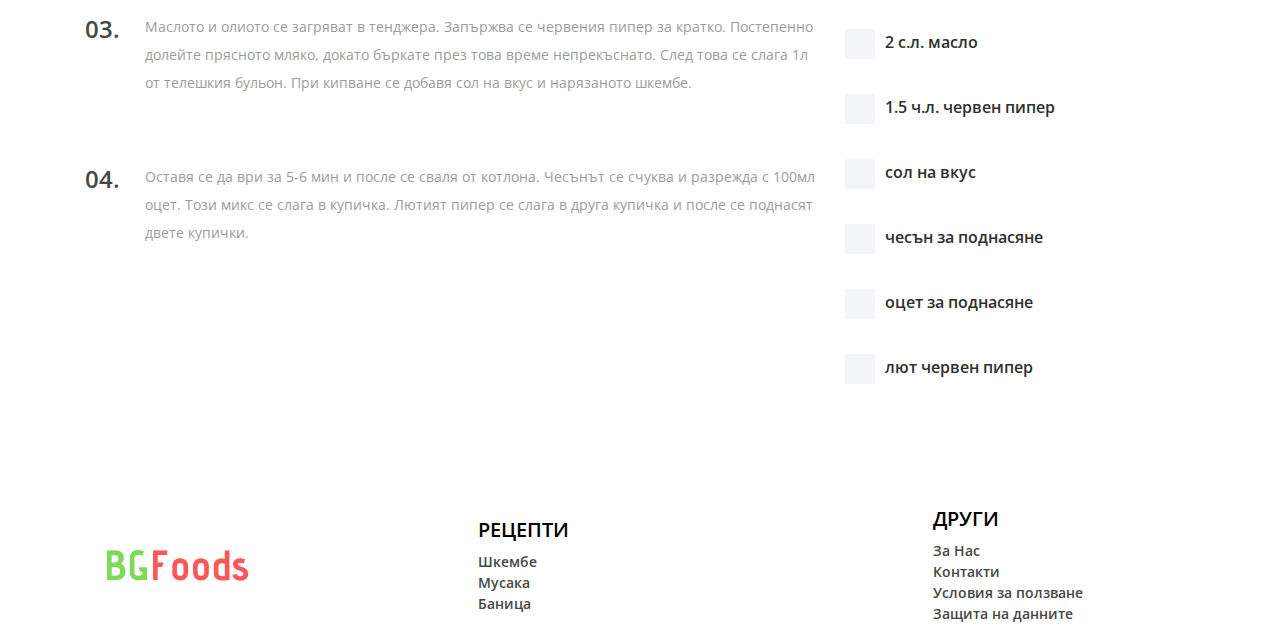
<file: shkembe-chorba.html>
<!DOCTYPE html>
<html lang="en">

<head>
    <meta charset="UTF-8">
    <meta name="description" content="Шкембе чорба - Едно от най-вкусните ястия на традиционната българска кухня.">
    <meta http-equiv="X-UA-Compatible" content="IE=edge">
    <meta name="viewport" content="width=device-width, initial-scale=1, shrink-to-fit=no">
    <!-- The above 4 meta tags *must* come first in the head; any other head content must come *after* these tags -->
    <meta name="keywords" content="шкембе, шкембе чорба, рецепта шкембе, рецепти, традиционни рецепти, българска кухня">
        
    <meta property="og:url"                content="http://www.bgfoods.netlify.com/shkembe-chorba" />
    <meta property="og:type"               content="article" />
    <meta property="og:title"              content="Рецепта за Шкембе Чорба" />
    <meta property="og:description"        content="Оригиналната рецепта за Шкембе Чорба!" />
    <meta property="og:image"              content="" />

    <!-- Title -->
    <title>Шкембе Чорба | BGFoods</title>

    <!-- Favicon -->
    <link rel="icon" href="img/core-img/favicon.ico" >

    <!-- Core Stylesheet -->
    <link rel="stylesheet" href="style.css">

    <!-- Global site tag (gtag.js) - Google Analytics -->
    <script async src="https://www.googletagmanager.com/gtag/js?id=UA-153523131-1"></script>
    <script>
        window.dataLayer = window.dataLayer || [];
        function gtag(){dataLayer.push(arguments);}
        gtag('js', new Date());

        gtag('config', 'UA-153523131-1');
    </script>


</head>

<body>
    <!-- Preloader -->
    <div id="preloader">
        <i class="circle-preloader"></i>
        <img src="img/core-img/salad.png" alt="Preloader" width="82" height="82">
    </div>

    <!-- Search Wrapper -->
    <div class="search-wrapper">
        <!-- Close Btn -->
        <div class="close-btn"><i class="fa fa-times" aria-hidden="true"></i></div>

        <div class="container">
            <div class="row">
                <div class="col-12">
                    <form action="#" method="post">
                        <input type="search" name="search" placeholder="Type any keywords...">
                        <button type="submit"><i class="fa fa-search" aria-hidden="true"></i></button>
                    </form>
                </div>
            </div>
        </div>
    </div>

    <!-- ##### Header Area Start ##### -->
        <header>
        <!-- Navbar Area -->
        <div class="delicious-main-menu">
            <div class="classy-nav-container breakpoint-off">
                <div class="container">
                    <!-- Menu -->
                    <nav class="classy-navbar justify-content-between" id="deliciousNav">

                        <!-- Logo -->
                        <a class="nav-brand" href="index.html" title="BGFoods"><img src="img/core-img/logo.png" alt="Logo" height="50" width="200"></a>

                        <!-- Navbar Toggler -->
                        <div class="classy-navbar-toggler">
                            <span class="navbarToggler"><span></span><span></span><span></span></span>
                        </div>

                        <!-- Menu -->
                        <div class="classy-menu">

                            <!-- close btn -->
                            <div class="classycloseIcon">
                                <div class="cross-wrap"><span class="top"></span><span class="bottom"></span></div>
                            </div>

                            <!-- Nav Start -->
                            <div class="classynav">
                                <ul>
                                    <li class="active"><a href="index.html" title="Начало">Начало</a></li>
                                    <li><a href="shkembe-chorba.html" title="Шкембе Чорба">Шкембе Чорба</a></li>
                                    <li><a href="musaka.html" title="Мусака">Мусака</a></li>
                                    <li><a href="banica.html" title="Баница">Баница</a></li>
                                    <li><a href="about.html" title="За нас">За нас</a></li>
                                    <li><a href="contact.html" title="Контакти">Кантакти</a></li>
                                </ul>
                            </div>
                            <!-- Nav End -->
                        </div>
                    </nav>
                </div>
            </div>
        </div>
    </header>
    <!-- ##### Header Area End ##### -->

    <!-- ##### Breadcumb Area Start ##### -->
    <div class="breadcumb-area bg-img bg-overlay" style="background-image: url(img/bg-img/traditional-food.jpg);">
        <div class="container h-100">
            <div class="row h-100 align-items-center">
                <div class="col-12">
                    <div class="breadcumb-text text-center">
                        <a href="vsichki-recepti.html" class="my-breadcumb" title="Всички Рецепти">Рецепти > </a>
                        <a href="shkembe-chorba.html" class="my-breadcumb" title="Шкембе Чорба">Шкембе Чорба</a>
                        <h2>Шкембе Чорба</h2>
                    </div>
                </div>
            </div>
        </div>
    </div>
    <!-- ##### Breadcumb Area End ##### -->

    <div class="receipe-post-area section-padding-80">

        <!-- Receipe Slider -->
        <div class="container">
            <div class="row">
                <div class="col-12">
                    <div class="receipe-slider owl-carousel">
                        <img src="img/bg-img/shekmbe_chorba_2.jpg" alt="Shkembe chorba image" width="1600" height="1062">
                    </div>
                </div>
            </div>
        </div>

        <!-- Receipe Content Area -->
        <div class="receipe-content-area">
            <div class="container">

                <div class="row">
                    <div class="col-12 col-md-8">
                        <div class="receipe-headline my-5">
                            <span>Април 05, 2018</span>
                            <h2>Шкембе Чорба</h2>
                            <div class="receipe-duration">
                                <h6>Приготвяне: 15 мин</h6>
                                <h6>Готвене: 180 мин</h6>
                                <h6>Порции: 6</h6>
                            </div>
                        </div>
                    </div>

                    <div class="col-12 col-md-4">
                        <div class="receipe-ratings text-right my-5">
                            <div class="ratings">
                                <i class="fa fa-star" aria-hidden="true"></i>
                                <i class="fa fa-star" aria-hidden="true"></i>
                                <i class="fa fa-star" aria-hidden="true"></i>
                                <i class="fa fa-star" aria-hidden="true"></i>
                                <i class="fa fa-star" aria-hidden="true"></i>
                            </div>
                            <a href="#" class="btn delicious-btn" title="За Начинаещи">За Начинаещи</a>
                        </div>
                    </div>
                </div>

                <div class="row">
                    <div class="col-12 col-lg-8">
                        <!-- Single Preparation Step -->
                        <div class="single-preparation-step d-flex">
                            <h4>01.</h4>
                            <p>Шкембето се измива и почиства добре. После се слага да се свари за 3 часа. Ако имате тенджера под налягане се вари за 50 мин.</p>
                        </div>
                        <!-- Single Preparation Step -->
                        <div class="single-preparation-step d-flex">
                            <h4>02.</h4>
                            <p>Шкембето се изважда да се охлади. После се нарязва на малки парченца. Бульонът се оставя добре да се изстуди, обирайки образувалата се лой отгоре. След това се прецежда бульона.</p>
                        </div>
                        <!-- Single Preparation Step -->
                        <div class="single-preparation-step d-flex">
                            <h4>03.</h4>
                            <p>Маслото и олиото се загряват в тенджера. Запържва се червения пипер за кратко. Постепенно долейте прясното мляко, докато бъркате през това време непрекъснато. След това се слага 1л от телешкия бульон. При кипване се добавя сол на вкус и нарязаното шкембе.</p>
                        </div>
                        <!-- Single Preparation Step -->
                        <div class="single-preparation-step d-flex">
                            <h4>04.</h4>
                            <p>Оставя се да ври за 5-6 мин и после се сваля от котлона. Чесънът се счуква и разрежда с 100мл оцет. Този микс се слага в купичка. Лютият пипер се слага в друга купичка и после се поднасят двете купички.</p>
                        </div>
                    </div>

                    <!-- Ingredients -->
                    <div class="col-12 col-lg-4">
                        <div class="ingredients">
                            <h4>Съставки</h4>

                            <!-- Custom Checkbox -->
                            <div class="custom-control custom-checkbox">
                                <input type="checkbox" class="custom-control-input" id="customCheck1">
                                <label class="custom-control-label" for="customCheck1">1кг. телешко шкембе</label>
                            </div>

                            <!-- Custom Checkbox -->
                            <div class="custom-control custom-checkbox">
                                <input type="checkbox" class="custom-control-input" id="customCheck2">
                                <label class="custom-control-label" for="customCheck2">1кг. прясно мляко</label>
                            </div>

                            <!-- Custom Checkbox -->
                            <div class="custom-control custom-checkbox">
                                <input type="checkbox" class="custom-control-input" id="customCheck3">
                                <label class="custom-control-label" for="customCheck3">2 с.л. олио</label>
                            </div>

                            <!-- Custom Checkbox -->
                            <div class="custom-control custom-checkbox">
                                <input type="checkbox" class="custom-control-input" id="customCheck4">
                                <label class="custom-control-label" for="customCheck4">2 с.л. масло</label>
                            </div>

                            <!-- Custom Checkbox -->
                            <div class="custom-control custom-checkbox">
                                <input type="checkbox" class="custom-control-input" id="customCheck5">
                                <label class="custom-control-label" for="customCheck5">1.5 ч.л. червен пипер</label>
                            </div>

                            <!-- Custom Checkbox -->
                            <div class="custom-control custom-checkbox">
                                <input type="checkbox" class="custom-control-input" id="customCheck6">
                                <label class="custom-control-label" for="customCheck6">сол на вкус</label>
                            </div>

                            <!-- Custom Checkbox -->
                            <div class="custom-control custom-checkbox">
                                <input type="checkbox" class="custom-control-input" id="customCheck7">
                                <label class="custom-control-label" for="customCheck7">чесън за поднасяне</label>
                            </div>

                            <!-- Custom Checkbox -->
                            <div class="custom-control custom-checkbox">
                                <input type="checkbox" class="custom-control-input" id="customCheck8">
                                <label class="custom-control-label" for="customCheck8">оцет за поднасяне</label>
                            </div>
                            
                            <!-- Custom Checkbox -->
                            <div class="custom-control custom-checkbox">
                                <input type="checkbox" class="custom-control-input" id="customCheck9">
                                <label class="custom-control-label" for="customCheck9">лют червен пипер</label>
                            </div>
                        </div>
                    </div>
                </div>
            </div>
        </div>
    </div>

    
    <!-- ##### Footer Area Start ##### -->
    <footer class="footer-area">
        <div class="container h-100">
            <div class="row h-100">
                <div class="col-12 h-100 d-flex flex-wrap align-items-center justify-content-between">
                    <!-- Footer Logo -->
                    <div class="footer-logo">
                        <a href="index.html" title="BGFoods"><img src="img/core-img/logo.png" alt="Logo" height="50" width="200"></a>
                    </div>
                    <!-- Grid row -->
                      <!-- Grid column -->

                      <hr class="clearfix w-100 d-md-none pb-3">

                      <!-- Grid column -->
                    <div class="col-md-3 mb-md-0 mb-3">
                        <!-- Links -->
                        <h5 class="text-uppercase">Рецепти</h5>
                        <ul class="list-unstyled">
                            <li>
                                <a href="shkembe-chorba.html" title="Шкембе">Шкембе</a>
                            </li>
                            <li>
                                <a href="musaka.html" title="Мусака">Мусака</a>
                            </li>
                            <li>
                                <a href="banica.html" title="Баница">Баница</a>
                            </li>
                        </ul>
                    </div>
                    <!-- Grid column -->

                    <!-- Grid column -->
                    <div class="col-md-3 mb-md-0 mb-3">
                        <!-- Links -->
                        <h5 class="text-uppercase">Други</h5>
                        <ul class="list-unstyled">
                            <li>
                                <a href="about.html" title="За Нас">За Нас</a>
                            </li>
                            <li>
                                <a href="contact.html" title="Контакти">Контакти</a>
                            </li>
                            <li>
                                <a href="terms-and-conditions.html" title="Условия за ползване">Условия за ползване</a>
                            </li>
                            <li>
                                <a href="gdpr.html" title="Защита на данните">Защита на данните</a>
                            </li>
                        </ul>
                    </div>
                      <!-- Grid column -->

                </div>
            </div>
        </div>
    </footer>
    <!-- ##### Footer Area Start ##### -->

    <!-- ##### All Javascript Files ##### -->
    <!-- jQuery-2.2.4 js -->
    <script src="js/jquery/jquery-2.2.4.min.js"></script>
    <!-- Popper js -->
    <script src="js/bootstrap/popper.min.js"></script>
    <!-- Bootstrap js -->
    <script src="js/bootstrap/bootstrap.min.js"></script>
    <!-- All Plugins js -->
    <script src="js/plugins/plugins.js"></script>
    <!-- Active js -->
    <script src="js/active.js"></script>
</body>

</html>
</file>
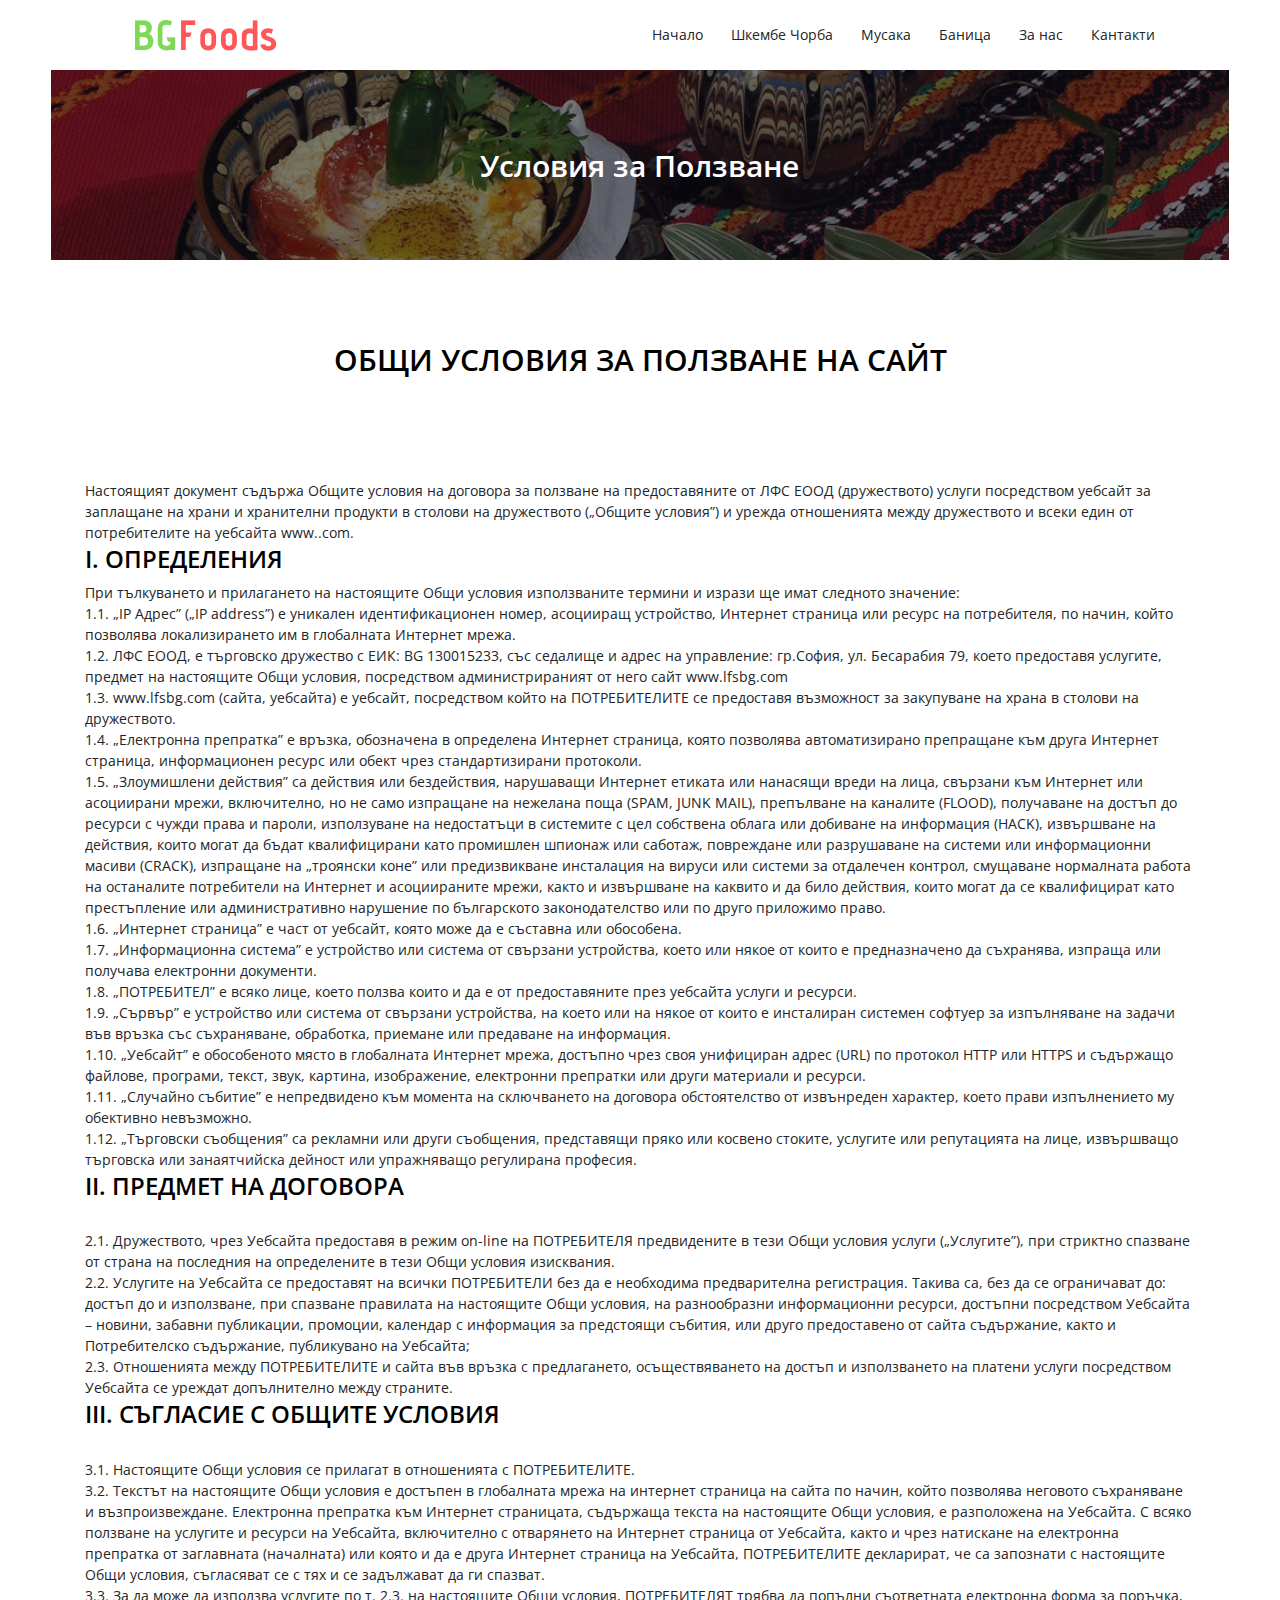
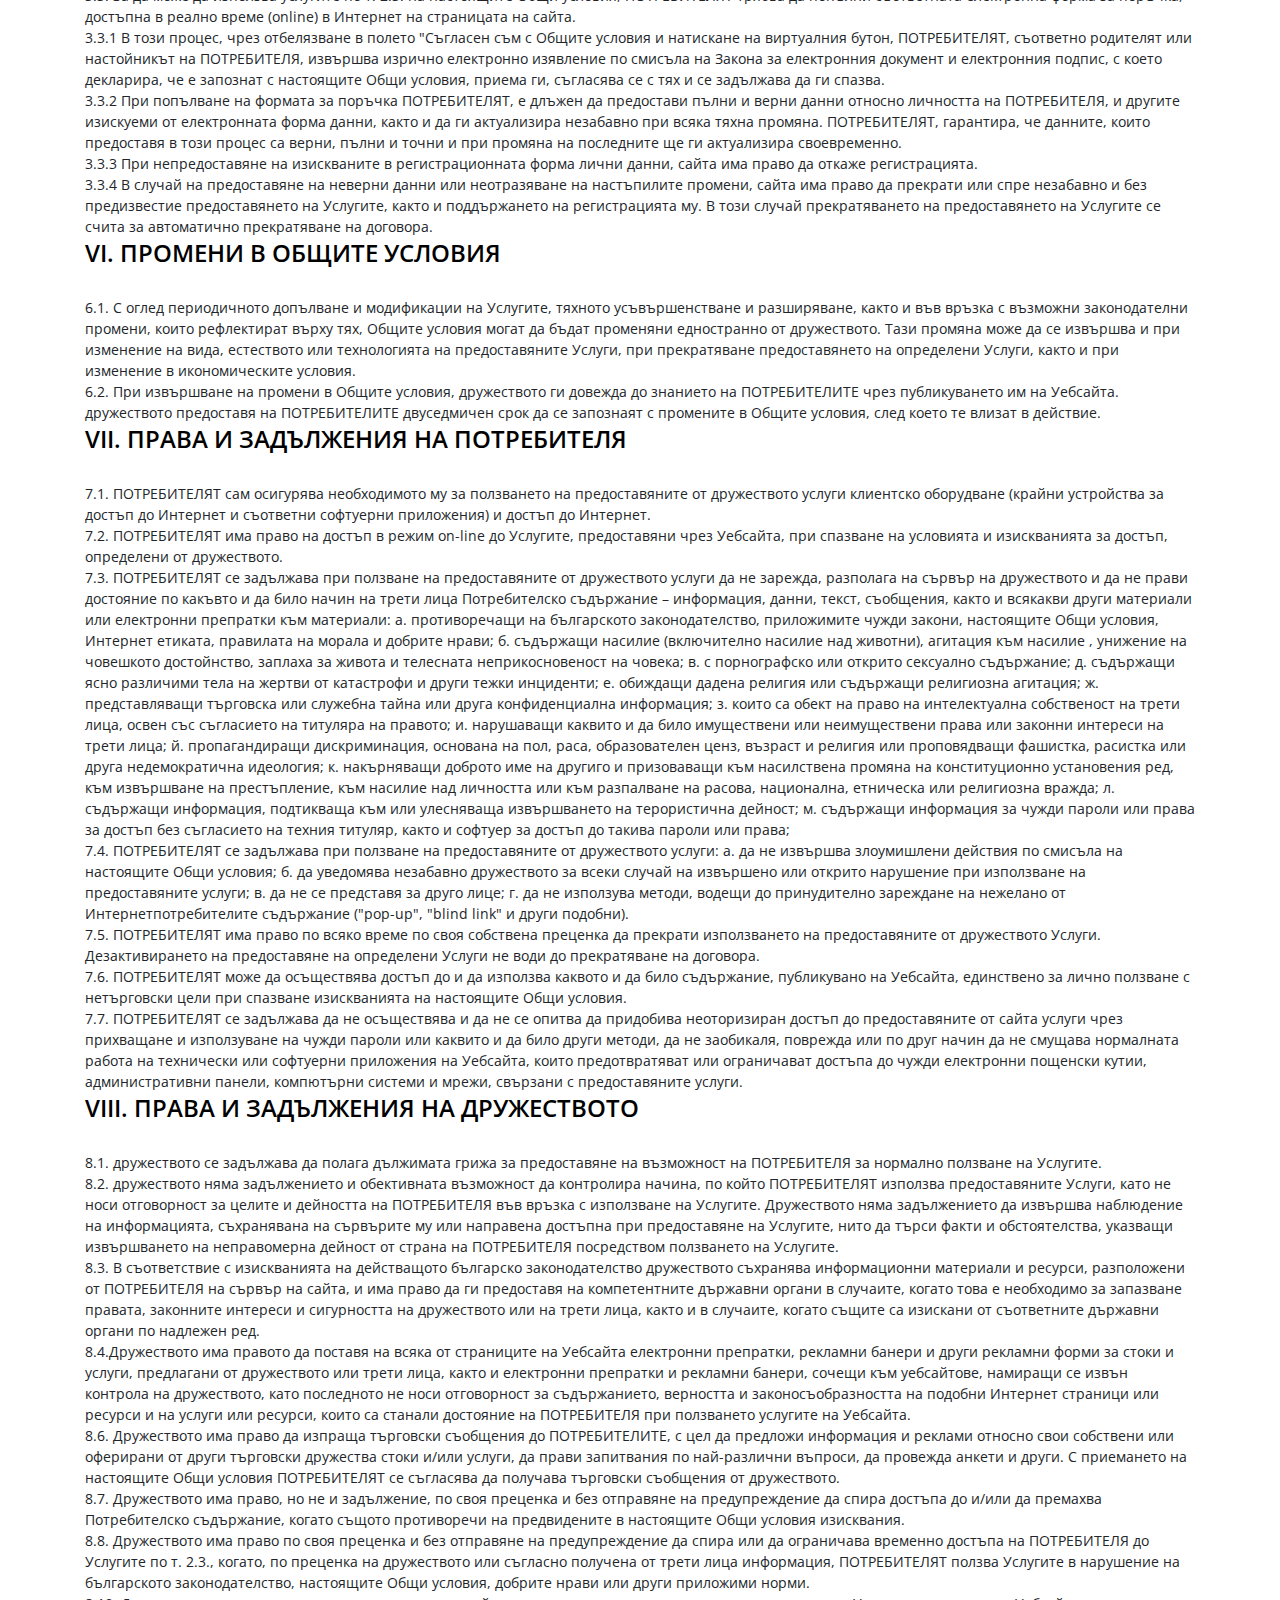
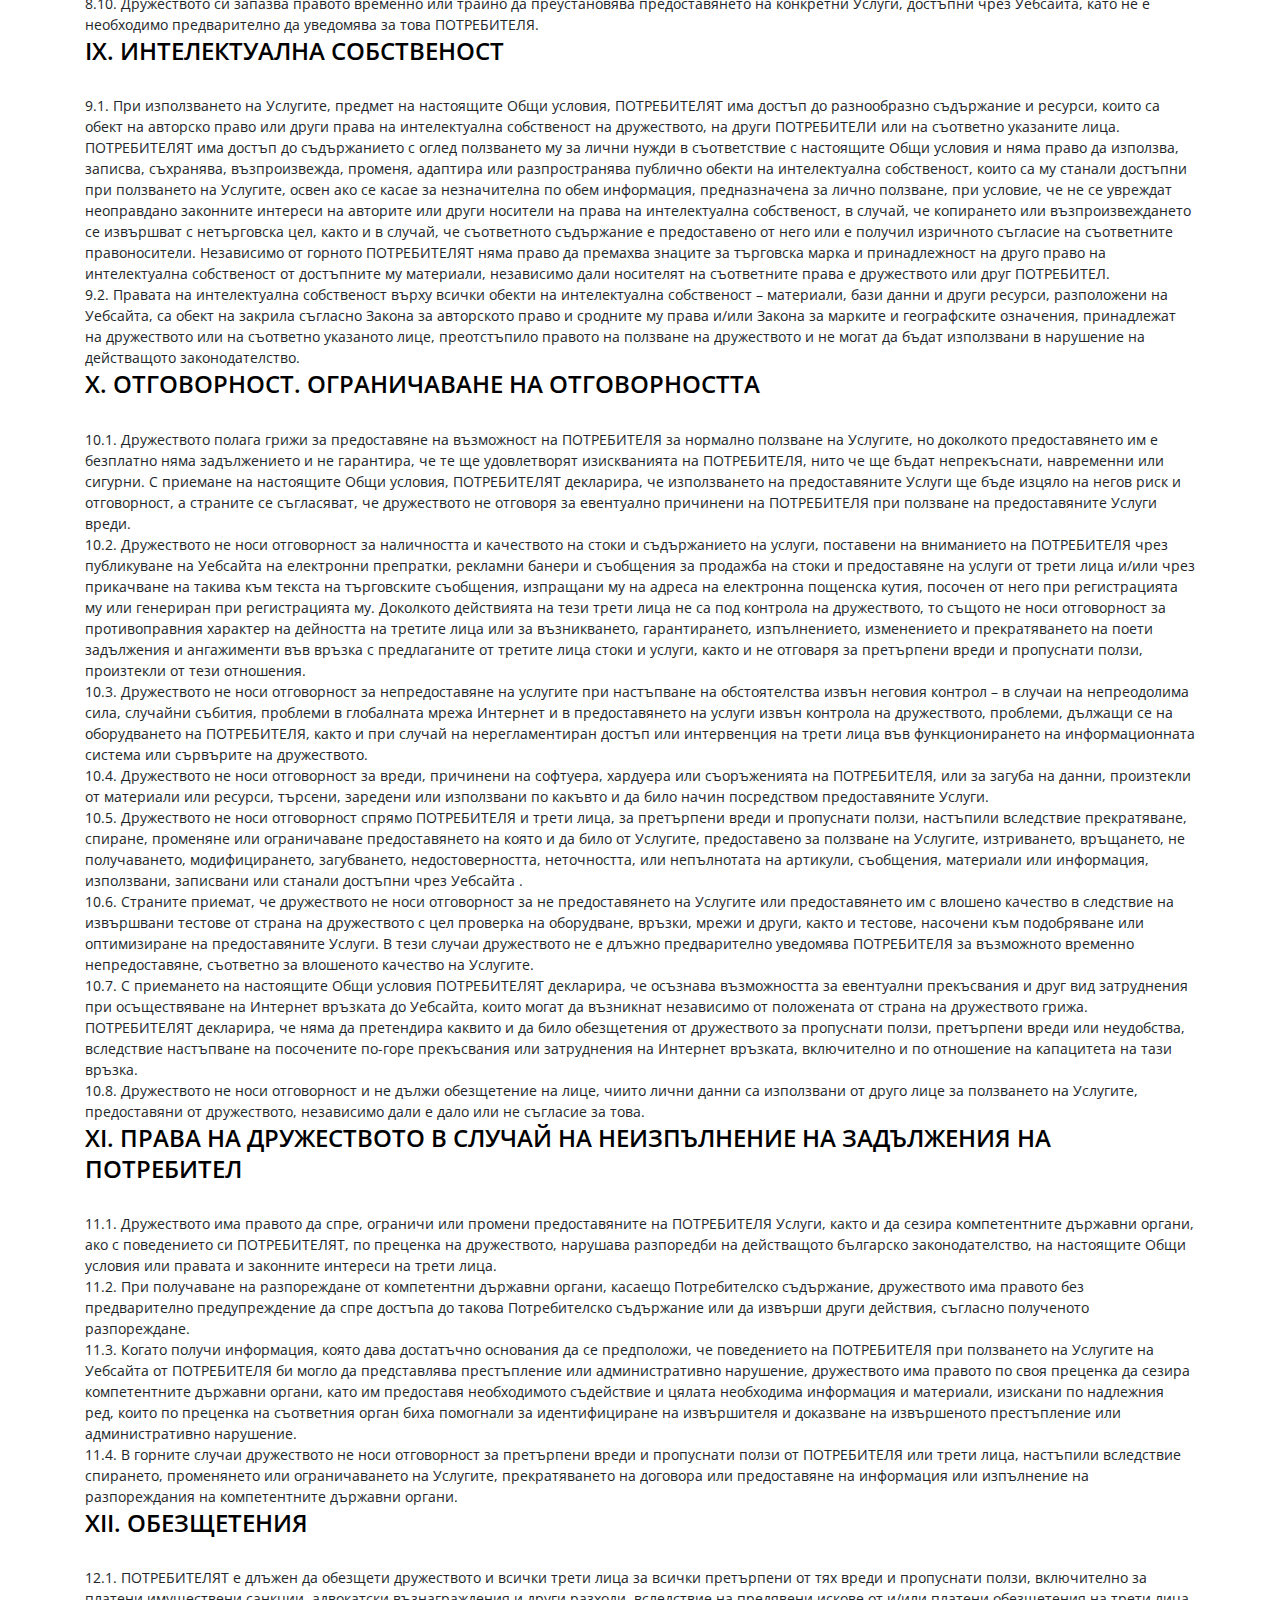
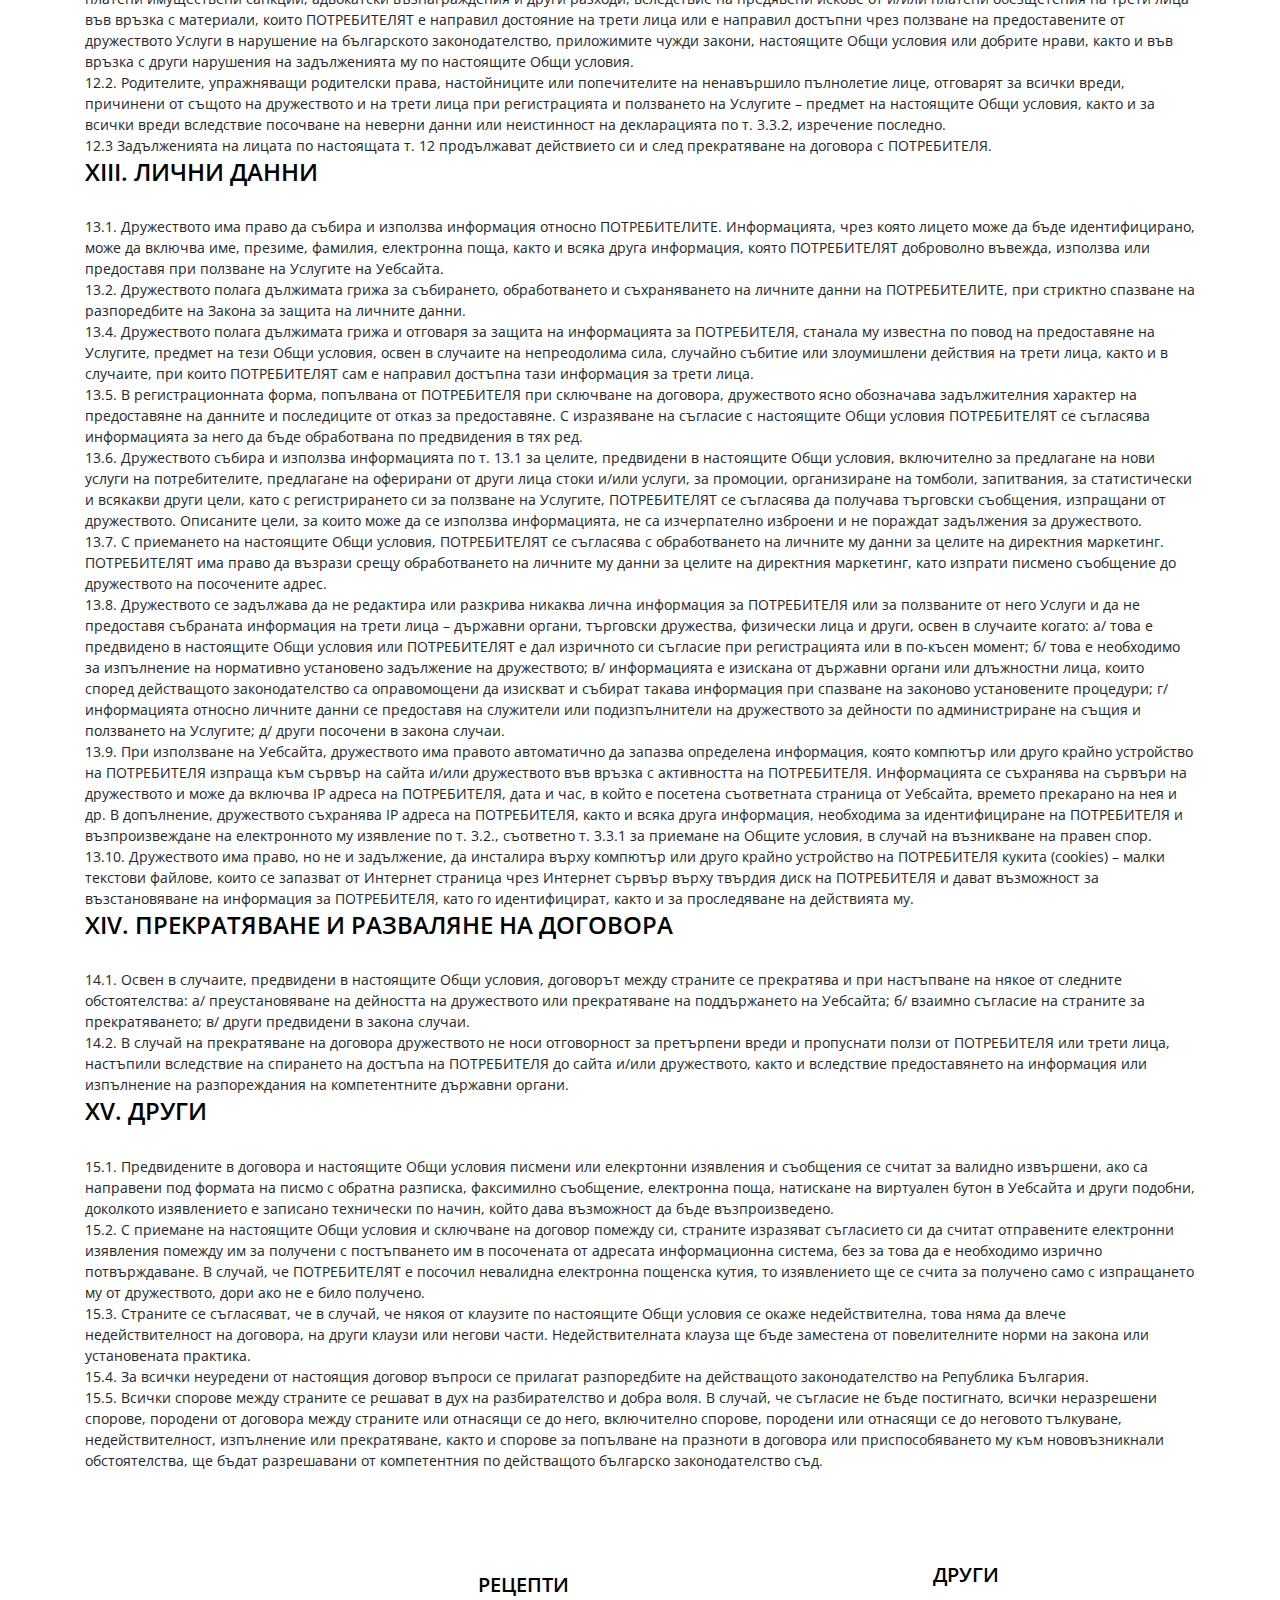
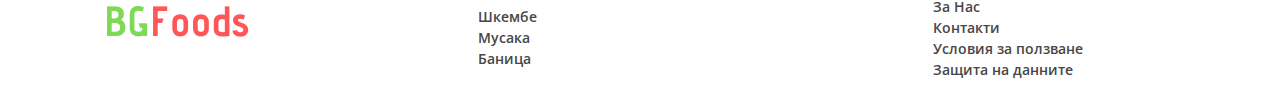
<file: terms-and-conditions.html>
<!DOCTYPE html>
<html lang="en">

<head>
    <meta charset="UTF-8">
    <meta name="description" content="Условия за ползване на нашия сайт.">
    <meta http-equiv="X-UA-Compatible" content="IE=edge">
    <meta name="viewport" content="width=device-width, initial-scale=1, shrink-to-fit=no">
    <!-- The above 4 meta tags *must* come first in the head; any other head content must come *after* these tags -->
    <meta name="keywords" content="условия на ползване, ">

    <!-- Title -->
    <title>Условия за Ползване | BGFoods</title>

    <!-- Favicon -->
    <link rel="icon" href="img/core-img/favicon.ico" >

    <!-- Core Stylesheet -->
    <link rel="stylesheet" href="style.css">

    <!-- Global site tag (gtag.js) - Google Analytics -->
    <script async src="https://www.googletagmanager.com/gtag/js?id=UA-153523131-1"></script>
    <script>
        window.dataLayer = window.dataLayer || [];
        function gtag(){dataLayer.push(arguments);}
        gtag('js', new Date());

        gtag('config', 'UA-153523131-1');
    </script>


</head>

<body>
    <!-- Preloader -->
    <div id="preloader">
        <i class="circle-preloader"></i>
        <img src="img/core-img/salad.png" alt="Preloader" width="82" height="82">
    </div>



    <!-- ##### Header Area Start ##### -->
        

    <header>
        <!-- Navbar Area -->
        <div class="delicious-main-menu">
            <div class="classy-nav-container breakpoint-off">
                <div class="container">
                    <!-- Menu -->
                    <nav class="classy-navbar justify-content-between" id="deliciousNav">

                        <!-- Logo -->
                        <a class="nav-brand" href="index.html" title="BGFoods"><img src="img/core-img/logo.png" alt="Logo" height="50" width="200"></a>

                        <!-- Navbar Toggler -->
                        <div class="classy-navbar-toggler">
                            <span class="navbarToggler"><span></span><span></span><span></span></span>
                        </div>

                        <!-- Menu -->
                        <div class="classy-menu">

                            <!-- close btn -->
                            <div class="classycloseIcon">
                                <div class="cross-wrap"><span class="top"></span><span class="bottom"></span></div>
                            </div>

                            <!-- Nav Start -->
                            <div class="classynav">
                                <ul>
                                    <li class="active"><a href="index.html" title="Начало">Начало</a></li>
                                    <li><a href="shkembe-chorba.html" title="Шкембе Чорба">Шкембе Чорба</a></li>
                                    <li><a href="musaka.html" title="Мусака">Мусака</a></li>
                                    <li><a href="banica.html" title="Баница">Баница</a></li>
                                    <li><a href="about.html" title="За нас">За нас</a></li>
                                    <li><a href="contact.html" title="Контакти">Кантакти</a></li>
                                </ul>
                            </div>
                            <!-- Nav End -->
                        </div>
                    </nav>
                </div>
            </div>
        </div>
    </header>
    <!-- ##### Header Area End ##### -->
    
    <!-- ##### Breadcumb Area Start ##### -->
    <div class="breadcumb-area bg-img bg-overlay" style="background-image: url(img/bg-img/traditional-food.jpg);">
        <div class="container h-100">
            <div class="row h-100 align-items-center">
                <div class="col-12">
                    <div class="breadcumb-text text-center">
                        <h2>Условия за Ползване</h2>
                    </div>
                </div>
            </div>
        </div>
    </div>
    <!-- ##### Breadcumb Area End ##### -->

    <!-- ##### About Area Start ##### -->
    <section class="about-area section-padding-80">
        <div class="container">
            <div class="row">
                <div class="col-12">
                    <div class="section-heading">
                        <h3>ОБЩИ УСЛОВИЯ ЗА ПОЛЗВАНЕ НА САЙТ</h3>
                    </div>
                </div>
            </div>

            <div class="row">
                <div class="col-12">
                    
                    
                        
<br>Настоящият документ съдържа Общите условия на договора за ползване на предоставяните от
ЛФС ЕООД (дружеството) услуги посредством уебсайт за заплащане на храни и хранителни
продукти в столови на дружеството („Общите условия”) и урежда отношенията между
дружеството и всеки един от потребителите на уебсайта www..com. <br>
                            <h4>І. ОПРЕДЕЛЕНИЯ</h4>
При тълкуването и прилагането на настоящите Общи условия използваните термини и изрази
ще имат следното значение:
<br> 1.1. „IP Адрес” („IP address”) е уникален идентификационен номер, асоцииращ устройство,
Интернет страница или ресурс на потребителя, по начин, който позволява локализирането им в
глобалната Интернет мрежа.
<br> 1.2. ЛФС ЕООД, е търговско дружество с ЕИК: BG 130015233, със седалище и адрес на
управление: гр.София, ул. Бесарабия 79, което предоставя услугите, предмет на настоящите
Общи условия, посредством администрираният от него сайт www.lfsbg.com
<br> 1.3. www.lfsbg.com (сайта, уебсайта) е уебсайт, посредством който на ПОТРЕБИТЕЛИТЕ се
предоставя възможност за закупуване на храна в столови на дружеството.
<br> 1.4. „Електронна препратка” е връзка, обозначена в определена Интернет страница, която
позволява автоматизирано препращане към друга Интернет страница, информационен ресурс
или обект чрез стандартизирани протоколи.
<br> 1.5. „Злоумишлени действия” са действия или бездействия, нарушаващи Интернет етиката
или нанасящи вреди на лица, свързани към Интернет или асоциирани мрежи, включително, но
не само изпращане на нежелана поща (SPAM, JUNK MAIL), препълване на каналите (FLOOD),
получаване на достъп до ресурси с чужди права и пароли, използуване на недостатъци в
системите с цел собствена облага или добиване на информация (HACK), извършване на
действия, които могат да бъдат квалифицирани като промишлен шпионаж или саботаж,
повреждане или разрушаване на системи или информационни масиви (CRACK), изпращане на
„троянски коне” или предизвикване инсталация на вируси или системи за отдалечен контрол,
смущаване нормалната работа на останалите потребители на Интернет и асоциираните мрежи,
както и извършване на каквито и да било действия, които могат да се квалифицират като
престъпление или административно нарушение по българското законодателство или по друго
приложимо право.
<br> 1.6. „Интернет страница” е част от уебсайт, която може да е съставна или обособена.
<br> 1.7. „Информационна система” е устройство или система от свързани устройства, което или
някое от които е предназначено да съхранява, изпраща или получава електронни документи.
<br> 1.8. „ПОТРЕБИТЕЛ” е всяко лице, което ползва които и да е от предоставяните през
уебсайта услуги и ресурси.
<br> 1.9. „Сървър” е устройство или система от свързани устройства, на което или на някое от
които е инсталиран системен софтуер за изпълняване на задачи във връзка със съхраняване,
обработка, приемане или предаване на информация.
<br> 1.10. „Уебсайт” е обособеното място в глобалната Интернет мрежа, достъпно чрез своя
унифициран адрес (URL) по протокол HTTP или HTTPS и съдържащо файлове, програми, текст,
звук, картина, изображение, електронни препратки или други материали и ресурси.
<br> 1.11. „Случайно събитие” е непредвидено към момента на сключването на договора 
обстоятелство от извънреден характер, което прави изпълнението му обективно невъзможно.
<br>1.12. „Търговски съобщения” са рекламни или други съобщения, представящи пряко или
косвено стоките, услугите или репутацията на лице, извършващо търговска или занаятчийска
дейност или упражняващо регулирана професия. <br>
                    <h4>ІI. ПРЕДМЕТ НА ДОГОВОРА</h4>
<br>2.1. Дружеството, чрез Уебсайта предоставя в режим on-line на ПОТРЕБИТЕЛЯ предвидените в
тези Общи условия услуги („Услугите”), при стриктно спазване от страна на последния на
определените в тези Общи условия изисквания.
<br> 2.2. Услугите на Уебсайта се предоставят на всички ПОТРЕБИТЕЛИ без да е необходима
предварителна регистрация. Такива са, без да се ограничават до: достъп до и използване, при
спазване правилата на настоящите Общи условия, на разнообразни информационни ресурси,
достъпни посредством Уебсайта – новини, забавни публикации, промоции, календар с
информация за предстоящи събития, или друго предоставено от сайта съдържание, както и
Потребителско съдържание, публикувано на Уебсайта;
<br> 2.3. Отношенията между ПОТРЕБИТЕЛИТЕ и сайта във връзка с предлагането,
осъществяването на достъп и използването на платени услуги посредством Уебсайта се
уреждат допълнително между страните. <br>
                    <h4>ІІІ. СЪГЛАСИЕ С ОБЩИТЕ УСЛОВИЯ</h4>
<br> 3.1. Настоящите Общи условия се прилагат в отношенията с ПОТРЕБИТЕЛИТЕ.
<br> 3.2. Текстът на настоящите Общи условия е достъпен в глобалната мрежа на интернет
страница на сайта по начин, който позволява неговото съхраняване и възпроизвеждане.
Електронна препратка към Интернет страницата, съдържаща текста на настоящите Общи
условия, е разположена на Уебсайта. С всяко ползване на услугите и ресурси на Уебсайта,
включително с отварянето на Интернет страница от Уебсайта, както и чрез натискане на
електронна препратка от заглавната (началната) или която и да е друга Интернет страница на
Уебсайта, ПОТРЕБИТЕЛИТЕ декларират, че са запознати с настоящите Общи условия, съгласяват
се с тях и се задължават да ги спазват.
<br> 3.3. За да може да използва услугите по т. 2.3. на настоящите Общи условия, ПОТРЕБИТЕЛЯТ
трябва да попълни съответната електронна форма за поръчка, достъпна в реално време (online) в Интернет на страницата на сайта.
<br> 3.3.1 В този процес, чрез отбелязване в полето "Съгласен съм с Общите условия и натискане
на виртуалния бутон, ПОТРЕБИТЕЛЯТ, съответно родителят или настойникът на ПОТРЕБИТЕЛЯ,
извършва изрично електронно изявление по смисъла на Закона за електронния документ и
електронния подпис, с което декларира, че е запознат с настоящите Общи условия, приема ги,
съгласява се с тях и се задължава да ги спазва.
<br> 3.3.2 При попълване на формата за поръчка ПОТРЕБИТЕЛЯТ, е длъжен да предостави пълни и
верни данни относно личността на ПОТРЕБИТЕЛЯ, и другите изискуеми от електронната форма
данни, както и да ги актуализира незабавно при всяка тяхна промяна. ПОТРЕБИТЕЛЯТ,
гарантира, че данните, които предоставя в този процес са верни, пълни и точни и при промяна
на последните ще ги актуализира своевременно.
<br> 3.3.3 При непредоставяне на изискваните в регистрационната форма лични данни, сайта има
право да откаже регистрацията.
<br> 3.3.4 В случай на предоставяне на неверни данни или неотразяване на настъпилите промени,
сайта има право да прекрати или спре незабавно и без предизвестие предоставянето на
Услугите, както и поддържането на регистрацията му. В този случай прекратяването на
                    предоставянето на Услугите се счита за автоматично прекратяване на договора.
                    
                    
                    
                    
                    <h4>VІ. ПРОМЕНИ В ОБЩИТЕ УСЛОВИЯ</h4>
<br>6.1. С оглед периодичното допълване и модификации на Услугите, тяхното усъвършенстване и
разширяване, както и във връзка с възможни законодателни промени, които рефлектират
върху тях, Общите условия могат да бъдат променяни едностранно от дружеството. Тази
промяна може да се извършва и при изменение на вида, естеството или технологията на
предоставяните Услуги, при прекратяване предоставянето на определени Услуги, както и при
изменение в икономическите условия.
<br> 6.2. При извършване на промени в Общите условия, дружеството ги довежда до знанието на
ПОТРЕБИТЕЛИТЕ чрез публикуването им на Уебсайта. дружеството предоставя на
ПОТРЕБИТЕЛИТЕ двуседмичен срок да се запознаят с промените в Общите условия, след което
те влизат в действие.

                    <h4>VІІ. ПРАВА И ЗАДЪЛЖЕНИЯ НА ПОТРЕБИТЕЛЯ</h4>
<br>7.1. ПОТРЕБИТЕЛЯТ сам осигурява необходимото му за ползването на предоставяните от
дружеството услуги клиентско оборудване (крайни устройства за достъп до Интернет и
съответни софтуерни приложения) и достъп до Интернет.
<br> 7.2. ПОТРЕБИТЕЛЯТ има право на достъп в режим on-line до Услугите, предоставяни чрез
Уебсайта, при спазване на условията и изискванията за достъп, определени от дружеството.
<br> 7.3. ПОТРЕБИТЕЛЯТ се задължава при ползване на предоставяните от дружеството услуги да 
не зарежда, разполага на сървър на дружеството и да не прави достояние по какъвто и да било
начин на трети лица Потребителско съдържание – информация, данни, текст, съобщения, както
и всякакви други материали или електронни препратки към материали:
 а. противоречащи на българското законодателство, приложимите чужди закони, настоящите
Общи условия, Интернет етиката, правилата на морала и добрите нрави;
 б. съдържащи насилие (включително насилие над животни), агитация към насилие ,
унижение на човешкото достойнство, заплаха за живота и телесната неприкосновеност на
човека;
 в. с порнографско или открито сексуално съдържание;
 д. съдържащи ясно различими тела на жертви от катастрофи и други тежки инциденти;
 е. обиждащи дадена религия или съдържащи религиозна агитация;
 ж. представляващи търговска или служебна тайна или друга конфиденциална информация;
 з. които са обект на право на интелектуална собственост на трети лица, освен със съгласието
на титуляра на правото;
 и. нарушаващи каквито и да било имуществени или неимуществени права или законни
интереси на трети лица;
 й. пропагандиращи дискриминация, основана на пол, раса, образователен ценз, възраст и
религия или проповядващи фашистка, расистка или друга недемократична идеология;
 к. накърняващи доброто име на другиго и призоваващи към насилствена промяна на
конституционно установения ред, към извършване на престъпление, към насилие над
личността или към разпалване на расова, национална, етническа или религиозна вражда;
 л. съдържащи информация, подтикваща към или улесняваща извършването на терористична
дейност;
 м. съдържащи информация за чужди пароли или права за достъп без съгласието на техния
титуляр, както и софтуер за достъп до такива пароли или права;
<br> 7.4. ПОТРЕБИТЕЛЯТ се задължава при ползване на предоставяните от дружеството услуги:
 а. да не извършва злоумишлени действия по смисъла на настоящите Общи условия;
 б. да уведомява незабавно дружеството за всеки случай на извършено или открито
нарушение при използване на предоставяните услуги;
 в. да не се представя за друго лице;
 г. да не използува методи, водещи до принудително зареждане на нежелано от Интернетпотребителите съдържание ("pop-up", "blind link" и други подобни).
<br> 7.5. ПОТРЕБИТЕЛЯТ има право по всяко време по своя собствена преценка да прекрати
използването на предоставяните от дружеството Услуги. Дезактивирането на предоставяне на
определени Услуги не води до прекратяване на договора.
<br> 7.6. ПОТРЕБИТЕЛЯТ може да осъществява достъп до и да използва каквото и да било
съдържание, публикувано на Уебсайта, единствено за лично ползване с нетърговски цели при
спазване изискванията на настоящите Общи условия.
<br> 7.7. ПОТРЕБИТЕЛЯТ се задължава да не осъществява и да не се опитва да придобива
неоторизиран достъп до предоставяните от сайта услуги чрез прихващане и използуване на
чужди пароли или каквито и да било други методи, да не заобикаля, поврежда или по друг
начин да не смущава нормалната работа на технически или софтуерни приложения на
Уебсайта, които предотвратяват или ограничават достъпа до чужди електронни пощенски
кутии, административни панели, компютърни системи и мрежи, свързани с предоставяните
услуги.
                    <h4>VIII. ПРАВА И ЗАДЪЛЖЕНИЯ НА ДРУЖЕСТВОТО</h4>
<br> 8.1. дружеството се задължава да полага дължимата грижа за предоставяне на възможност на
ПОТРЕБИТЕЛЯ за нормално ползване на Услугите.
<br> 8.2. дружеството няма задължението и обективната възможност да контролира начина, по
който ПОТРЕБИТЕЛЯТ използва предоставяните Услуги, като не носи отговорност за целите и
дейността на ПОТРЕБИТЕЛЯ във връзка с използване на Услугите. Дружеството няма
задължението да извършва наблюдение на информацията, съхранявана на сървърите му или
направена достъпна при предоставяне на Услугите, нито да търси факти и обстоятелства,
указващи извършването на неправомерна дейност от страна на ПОТРЕБИТЕЛЯ посредством
ползването на Услугите.
<br> 8.3. В съответствие с изискванията на действащото българско законодателство дружеството
съхранява информационни материали и ресурси, разположени от ПОТРЕБИТЕЛЯ на сървър на
сайта, и има право да ги предоставя на компетентните държавни органи в случаите, когато това
е необходимо за запазване правата, законните интереси и сигурността на дружеството или на
трети лица, както и в случаите, когато същите са изискани от съответните държавни органи по
надлежен ред.
<br>8.4.Дружеството има правото да поставя на всяка от страниците на Уебсайта електронни
препратки, рекламни банери и други рекламни форми за стоки и услуги, предлагани от
дружеството или трети лица, както и електронни препратки и рекламни банери, сочещи към
уебсайтове, намиращи се извън контрола на дружеството, като последното не носи
отговорност за съдържанието, верността и законосъобразността на подобни Интернет
страници или ресурси и на услуги или ресурси, които са станали достояние на ПОТРЕБИТЕЛЯ
при ползването услугите на Уебсайта.
<br> 8.6. Дружеството има право да изпраща търговски съобщения до ПОТРЕБИТЕЛИТЕ, с цел да
предложи информация и реклами относно свои собствени или оферирани от други търговски
дружества стоки и/или услуги, да прави запитвания по най-различни въпроси, да провежда
анкети и други. С приемането на настоящите Общи условия ПОТРЕБИТЕЛЯТ се съгласява да
получава търговски съобщения от дружеството.
<br> 8.7. Дружеството има право, но не и задължение, по своя преценка и без отправяне на
предупреждение да спира достъпа до и/или да премахва Потребителско съдържание, когато
същото противоречи на предвидените в настоящите Общи условия изисквания.
<br> 8.8. Дружеството има право по своя прeценка и без отправяне на предупреждение да спира
или да ограничава временно достъпа на ПОТРЕБИТЕЛЯ до Услугите по т. 2.3., когато, по
преценка на дружеството или съгласно получена от трети лица информация, ПОТРЕБИТЕЛЯТ
ползва Услугите в нарушение на българското законодателство, настоящите Общи условия,
добрите нрави или други приложими норми.
<br> 8.10. Дружеството си запазва правото временно или трайно да преустановява
предоставянето на конкретни Услуги, достъпни чрез Уебсайта, като не е необходимо
предварително да уведомява за това ПОТРЕБИТЕЛЯ.
                    <h4>IХ. ИНТЕЛЕКТУАЛНА СОБСТВЕНОСТ</h4>
<br>9.1. При използването на Услугите, предмет на настоящите Общи условия, ПОТРЕБИТЕЛЯТ има
достъп до разнообразно съдържание и ресурси, които са обект на авторско право или други
права на интелектуална собственост на дружеството, на други ПОТРЕБИТЕЛИ или на съответно 
указаните лица. ПОТРЕБИТЕЛЯТ има достъп до съдържанието с оглед ползването му за лични
нужди в съответствие с настоящите Общи условия и няма право да използва, записва,
съхранява, възпроизвежда, променя, адаптира или разпространява публично обекти на
интелектуална собственост, които са му станали достъпни при ползването на Услугите, освен
ако се касае за незначителна по обем информация, предназначена за лично ползване, при
условие, че не се увреждат неоправдано законните интереси на авторите или други носители
на права на интелектуална собственост, в случай, че копирането или възпроизвеждането се
извършват с нетърговска цел, както и в случай, че съответното съдържание е предоставено от
него или е получил изричното съгласие на съответните правоносители. Независимо от горното
ПОТРЕБИТЕЛЯТ няма право да премахва знаците за търговска марка и принадлежност на друго
право на интелектуална собственост от достъпните му материали, независимо дали носителят
на съответните права е дружеството или друг ПОТРЕБИТЕЛ.
<br> 9.2. Правата на интелектуална собственост върху всички обекти на интелектуална
собственост – материали, бази данни и други ресурси, разположени на Уебсайта, са обект на
закрила съгласно Закона за авторското право и сродните му права и/или Закона за марките и
географските означения, принадлежат на дружеството или на съответно указаното лице,
преотстъпило правото на ползване на дружеството и не могат да бъдат използвани в
нарушение на действащото законодателство.
                    <h4>Х. ОТГОВОРНОСТ. ОГРАНИЧАВАНЕ НА ОТГОВОРНОСТТА</h4>
<br>10.1. Дружеството полага грижи за предоставяне на възможност на ПОТРЕБИТЕЛЯ за нормално
ползване на Услугите, но доколкото предоставянето им е безплатно няма задължението и не
гарантира, че те ще удовлетворят изискванията на ПОТРЕБИТЕЛЯ, нито че ще бъдат
непрекъснати, навременни или сигурни. С приемане на настоящите Общи условия,
ПОТРЕБИТЕЛЯТ декларира, че използването на предоставяните Услуги ще бъде изцяло на негов
риск и отговорност, а страните се съгласяват, че дружеството не отговоря за евентуално
причинени на ПОТРЕБИТЕЛЯ при ползване на предоставяните Услуги вреди.
<br> 10.2. Дружеството не носи отговорност за наличността и качеството на стоки и съдържанието
на услуги, поставени на вниманието на ПОТРЕБИТЕЛЯ чрез публикуване на Уебсайта на
електронни препратки, рекламни банери и съобщения за продажба на стоки и предоставяне на
услуги от трети лица и/или чрез прикачване на такива към текста на търговските съобщения,
изпращани му на адреса на електронна пощенска кутия, посочен от него при регистрацията му
или генериран при регистрацията му. Доколкото действията на тези трети лица не са под
контрола на дружеството, то същото не носи отговорност за противоправния характер на
дейността на третите лица или за възникването, гарантирането, изпълнението, изменението и
прекратяването на поети задължения и ангажименти във връзка с предлаганите от третите
лица стоки и услуги, както и не отговаря за претърпени вреди и пропуснати ползи, произтекли
от тези отношения.
<br> 10.3. Дружеството не носи отговорност за непредоставяне на услугите при настъпване на
обстоятелства извън неговия контрол – в случаи на непреодолима сила, случайни събития,
проблеми в глобалната мрежа Интернет и в предоставянето на услуги извън контрола на
дружеството, проблеми, дължащи се на оборудването на ПОТРЕБИТЕЛЯ, както и при случай на
нерегламентиран достъп или интервенция на трети лица във функционирането на
информационната система или сървърите на дружеството.
<br> 10.4. Дружеството не носи отговорност за вреди, причинени на софтуера, хардуера или
съоръженията на ПОТРЕБИТЕЛЯ, или за загуба на данни, произтекли от материали или ресурси,
търсени, заредени или използвани по какъвто и да било начин посредством предоставяните
Услуги.
<br> 10.5. Дружеството не носи отговорност спрямо ПОТРЕБИТЕЛЯ и трети лица, за претърпени
вреди и пропуснати ползи, настъпили вследствие прекратяване, спиране, променяне или
ограничаване предоставянето на която и да било от Услугите, предоставено за ползване на
Услугите, изтриването, връщането, не получаването, модифицирането, загубването,
недостоверността, неточността, или непълнотата на артикули, съобщения, материали или
информация, използвани, записвани или станали достъпни чрез Уебсайта .
<br> 10.6. Страните приемат, че дружеството не носи отговорност за не предоставянето на
Услугите или предоставянето им с влошено качество в следствие на извършвани тестове от
страна на дружеството с цел проверка на оборудване, връзки, мрежи и други, както и тестове,
насочени към подобряване или оптимизиране на предоставяните Услуги. В тези случаи
дружеството не е длъжно предварително уведомява ПОТРЕБИТЕЛЯ за възможното временно
непредоставяне, съответно за влошеното качество на Услугите.
<br> 10.7. С приемането на настоящите Общи условия ПОТРЕБИТЕЛЯТ декларира, че осъзнава
възможността за евентуални прекъсвания и друг вид затруднения при осъществяване на
Интернет връзката до Уебсайта, които могат да възникнат независимо от положената от страна
на дружеството грижа. ПОТРЕБИТЕЛЯТ декларира, че няма да претендира каквито и да било
обезщетения от дружеството за пропуснати ползи, претърпени вреди или неудобства,
вследствие настъпване на посочените по-горе прекъсвания или затруднения на Интернет
връзката, включително и по отношение на капацитета на тази връзка.
 <br>10.8. Дружеството не носи отговорност и не дължи обезщетение на лице, чиито лични данни
са използвани от друго лице за ползването на Услугите, предоставяни от дружеството,
независимо дали е дало или не съгласие за това.
                    <h4>ХІ. ПРАВА НА ДРУЖЕСТВОТО В СЛУЧАЙ НА НЕИЗПЪЛНЕНИЕ НА ЗАДЪЛЖЕНИЯ НА ПОТРЕБИТЕЛ</h4>
<br>11.1. Дружеството има правото да спре, ограничи или промени предоставяните на
ПОТРЕБИТЕЛЯ Услуги, както и да сезира компетентните държавни органи, ако с поведението си
ПОТРЕБИТЕЛЯТ, по преценка на дружеството, нарушава разпоредби на действащото българско
законодателство, на настоящите Общи условия или правата и законните интереси на трети
лица.
 <br>11.2. При получаване на разпореждане от компетентни държавни органи, касаещо
Потребителско съдържание, дружеството има правото без предварително предупреждение да
спре достъпа до такова Потребителско съдържание или да извърши други действия, съгласно
полученото разпореждане.
<br> 11.3. Когато получи информация, която дава достатъчно основания да се предположи, че
поведението на ПОТРЕБИТЕЛЯ при ползването на Услугите на Уебсайта от ПОТРЕБИТЕЛЯ би
могло да представлява престъпление или административно нарушение, дружеството има
правото по своя преценка да сезира компетентните държавни органи, като им предоставя
необходимото съдействие и цялата необходима информация и материали, изискани по
надлежния ред, които по преценка на съответния орган биха помогнали за идентифициране на
извършителя и доказване на извършеното престъпление или административно нарушение.
<br> 11.4. В горните случаи дружеството не носи отговорност за претърпени вреди и пропуснати 
ползи от ПОТРЕБИТЕЛЯ или трети лица, настъпили вследствие спирането, променянето или
ограничаването на Услугите, прекратяването на договора или предоставяне на информация
или изпълнение на разпореждания на компетентните държавни органи.
                    <h4>ХІІ. ОБЕЗЩЕТЕНИЯ</h4>
<br>12.1. ПОТРЕБИТЕЛЯТ е длъжен да обезщети дружеството и всички трети лица за всички
претърпени от тях вреди и пропуснати ползи, включително за платени имуществени санкции,
адвокатски възнаграждения и други разходи, вследствие на предявени искове от и/или
платени обезщетения на трети лица във връзка с материали, които ПОТРЕБИТЕЛЯТ е направил
достояние на трети лица или е направил достъпни чрез ползване на предоставените от
дружеството Услуги в нарушение на българското законодателство, приложимите чужди закони,
настоящите Общи условия или добрите нрави, както и във връзка с други нарушения на
задълженията му по настоящите Общи условия.
<br> 12.2. Родителите, упражняващи родителски права, настойниците или попечителите на
ненавършило пълнолетие лице, отговарят за всички вреди, причинени от същото на
дружеството и на трети лица при регистрацията и ползването на Услугите – предмет на
настоящите Общи условия, както и за всички вреди вследствие посочване на неверни данни
или неистинност на декларацията по т. 3.3.2, изречение последно.
<br> 12.3 Задълженията на лицата по настоящата т. 12 продължават действието си и след
прекратяване на договора с ПОТРЕБИТЕЛЯ.
                    <h4>ХІІI. ЛИЧНИ ДАННИ</h4>
<br>13.1. Дружеството има право да събира и използва информация относно ПОТРЕБИТЕЛИТЕ.
Информацията, чрез която лицето може да бъде идентифицирано, може да включва име,
презиме, фамилия, електронна поща, както и всяка друга информация, която ПОТРЕБИТЕЛЯТ
доброволно въвежда, използва или предоставя при ползване на Услугите на Уебсайта.
<br> 13.2. Дружеството полага дължимата грижа за събирането, обработването и съхраняването
на личните данни на ПОТРЕБИТЕЛИТЕ, при стриктно спазване на разпоредбите на Закона за
защита на личните данни.
<br> 13.4. Дружеството полага дължимата грижа и отговаря за защита на информацията за
ПОТРЕБИТЕЛЯ, станала му известна по повод на предоставяне на Услугите, предмет на тези
Общи условия, освен в случаите на непреодолима сила, случайно събитие или злоумишлени
действия на трети лица, както и в случаите, при които ПОТРЕБИТЕЛЯТ сам е направил достъпна
тази информация за трети лица.
<br> 13.5. В регистрационната форма, попълвана от ПОТРЕБИТЕЛЯ при сключване на договора,
дружеството ясно обозначава задължителния характер на предоставяне на данните и
последиците от отказ за предоставяне. С изразяване на съгласие с настоящите Общи условия
ПОТРЕБИТЕЛЯТ се съгласява информацията за него да бъде обработвана по предвидения в тях
ред.
<br> 13.6. Дружеството събира и използва информацията по т. 13.1 за целите, предвидени в
настоящите Общи условия, включително за предлагане на нови услуги на потребителите,
предлагане на оферирани от други лица стоки и/или услуги, за промоции, организиране на
томболи, запитвания, за статистически и всякакви други цели, като с регистрирането си за
ползване на Услугите, ПОТРЕБИТЕЛЯТ се съгласява да получава търговски съобщения, 
изпращани от дружеството. Описаните цели, за които може да се използва информацията, не
са изчерпателно изброени и не пораждат задължения за дружеството.
<br> 13.7. С приемането на настоящите Общи условия, ПОТРЕБИТЕЛЯТ се съгласява с
обработването на личните му данни за целите на директния маркетинг. ПОТРЕБИТЕЛЯТ има
право да възрази срещу обработването на личните му данни за целите на директния
маркетинг, като изпрати писмено съобщение до дружеството на посочените адрес.
<br> 13.8. Дружеството се задължава да не редактира или разкрива никаква лична информация за
ПОТРЕБИТЕЛЯ или за ползваните от него Услуги и да не предоставя събраната информация на
трети лица – държавни органи, търговски дружества, физически лица и други, освен в случаите
когато:
 а/ това е предвидено в настоящите Общи условия или ПОТРЕБИТЕЛЯТ е дал изричното си
съгласие при регистрацията или в по-късен момент;
 б/ това е необходимо за изпълнение на нормативно установено задължение на дружеството;
 в/ информацията е изискана от държавни органи или длъжностни лица, които според
действащото законодателство са оправомощени да изискват и събират такава информация при
спазване на законово установените процедури;
 г/ информацията относно личните данни се предоставя на служители или подизпълнители на
дружеството за дейности по администриране на същия и ползването на Услугите;
 д/ други посочени в закона случаи.
<br> 13.9. При използване на Уебсайта, дружеството има правото автоматично да запазва
определена информация, която компютър или друго крайно устройство на ПОТРЕБИТЕЛЯ
изпраща към сървър на сайта и/или дружеството във връзка с активността на ПОТРЕБИТЕЛЯ.
Информацията се съхранява на сървъри на дружеството и може да включва IP адреса на
ПОТРЕБИТЕЛЯ, дата и час, в който е посетена съответната страница от Уебсайта, времето
прекарано на нея и др. В допълнение, дружеството съхранява IP адреса на ПОТРЕБИТЕЛЯ, както
и всяка друга информация, необходима за идентифициране на ПОТРЕБИТЕЛЯ и
възпроизвеждане на електронното му изявление по т. 3.2., съответно т. 3.3.1 за приемане на
Общите условия, в случай на възникване на правен спор.
 <br>13.10. Дружеството има право, но не и задължение, да инсталира върху компютър или друго
крайно устройство на ПОТРЕБИТЕЛЯ кукита (cookies) – малки текстови файлове, които се
запазват от Интернет страница чрез Интернет сървър върху твърдия диск на ПОТРЕБИТЕЛЯ и
дават възможност за възстановяване на информация за ПОТРЕБИТЕЛЯ, като го идентифицират,
както и за проследяване на действията му.
                    <h4>ХІV. ПРЕКРАТЯВАНЕ И РАЗВАЛЯНЕ НА ДОГОВОРА</h4>
<br>14.1. Освен в случаите, предвидени в настоящите Общи условия, договорът между страните се
прекратява и при настъпване на някое от следните обстоятелства:
 а/ преустановяване на дейността на дружеството или прекратяване на поддържането на
Уебсайта;
 б/ взаимно съгласие на страните за прекратяването;
 в/ други предвидени в закона случаи.
<br> 14.2. В случай на прекратяване на договора дружеството не носи отговорност за претърпени
вреди и пропуснати ползи от ПОТРЕБИТЕЛЯ или трети лица, настъпили вследствие на
спирането на достъпа на ПОТРЕБИТЕЛЯ до сайта и/или дружеството, както и вследствие 
предоставянето на информация или изпълнение на разпореждания на компетентните
държавни органи.
                    <h4>ХV. ДРУГИ</h4>
<br>15.1. Предвидените в договора и настоящите Общи условия писмени или елекртонни
изявления и съобщения се считат за валидно извършени, ако са направени под формата на
писмо с обратна разписка, факсимилно съобщение, електронна поща, натискане на виртуален
бутон в Уебсайта и други подобни, доколкото изявлението е записано технически по начин,
който дава възможност да бъде възпроизведено.
<br> 15.2. С приемане на настоящите Общи условия и сключване на договор помежду си, страните
изразяват съгласието си да считат отправените електронни изявления помежду им за получени
с постъпването им в посочената от адресата информационна система, без за това да е
необходимо изрично потвърждаване. В случай, че ПОТРЕБИТЕЛЯТ е посочил невалидна
електронна пощенска кутия, то изявлението ще се счита за получено само с изпращането му от
дружеството, дори ако не е било получено.
<br> 15.3. Страните се съгласяват, че в случай, че някоя от клаузите по настоящите Общи условия
се окаже недействителна, това няма да влече недействителност на договора, на други клаузи
или негови части. Недействителната клауза ще бъде заместена от повелителните норми на
закона или установената практика.
<br> 15.4. За всички неуредени от настоящия договор въпроси се прилагат разпоредбите на
действащото законодателство на Република България.
<br> 15.5. Всички спорове между страните се решават в дух на разбирателство и добра воля. В
случай, че съгласие не бъде постигнато, всички неразрешени спорове, породени от договора
между страните или отнасящи се до него, включително спорове, породени или отнасящи се до
неговото тълкуване, недействителност, изпълнение или прекратяване, както и спорове за
попълване на празноти в договора или приспособяването му към нововъзникнали
обстоятелства, ще бъдат разрешавани от компетентния по действащото българско
законодателство съд.
                </div>
            </div>

        </div>
    </section>
    <!-- ##### About Area End ##### -->
    

    <!-- ##### Footer Area Start ##### -->
    <footer class="footer-area">
        <div class="container h-100">
            <div class="row h-100">
                <div class="col-12 h-100 d-flex flex-wrap align-items-center justify-content-between">
                    <!-- Footer Logo -->
                    <div class="footer-logo">
                        <a href="index.html" title="BGFoods"><img src="img/core-img/logo.png" alt="Logo" width="200" height="50"></a>
                    </div>
                    <!-- Grid row -->
                      <!-- Grid column -->

                      <hr class="clearfix w-100 d-md-none pb-3">

                      <!-- Grid column -->
                    <div class="col-md-3 mb-md-0 mb-3">
                        <!-- Links -->
                        <h5 class="text-uppercase">Рецепти</h5>
                        <ul class="list-unstyled">
                            <li>
                                <a href="shkembe-chorba.html" title="Шкембе">Шкембе</a>
                            </li>
                            <li>
                                <a href="musaka.html" title="Мусака">Мусака</a>
                            </li>
                            <li>
                                <a href="banica.html" title="Баница">Баница</a>
                            </li>
                        </ul>
                    </div>
                    <!-- Grid column -->

                    <!-- Grid column -->
                    <div class="col-md-3 mb-md-0 mb-3">
                        <!-- Links -->
                        <h5 class="text-uppercase">Други</h5>
                        <ul class="list-unstyled">
                            <li>
                                <a href="about.html" title="За Нас">За Нас</a>
                            </li>
                            <li>
                                <a href="contact.html" title="Контакти">Контакти</a>
                            </li>
                            <li>
                                <a href="terms-and-conditions.html" title="Условия за ползване">Условия за ползване</a>
                            </li>
                            <li>
                                <a href="gdpr.html" title="Защита на данните">Защита на данните</a>
                            </li>
                        </ul>
                    </div>
                      <!-- Grid column -->

                </div>
            </div>
        </div>
    </footer>
    <!-- ##### Footer Area Start ##### -->

    <!-- ##### All Javascript Files ##### -->
    <!-- jQuery-2.2.4 js -->
    <script src="js/jquery/jquery-2.2.4.min.js"></script>
    <!-- Popper js -->
    <script src="js/bootstrap/popper.min.js"></script>
    <!-- Bootstrap js -->
    <script src="js/bootstrap/bootstrap.min.js"></script>
    <!-- All Plugins js -->
    <script src="js/plugins/plugins.js"></script>
    <!-- Active js -->
    <script src="js/active.js"></script>
</body>

</html>
</file>
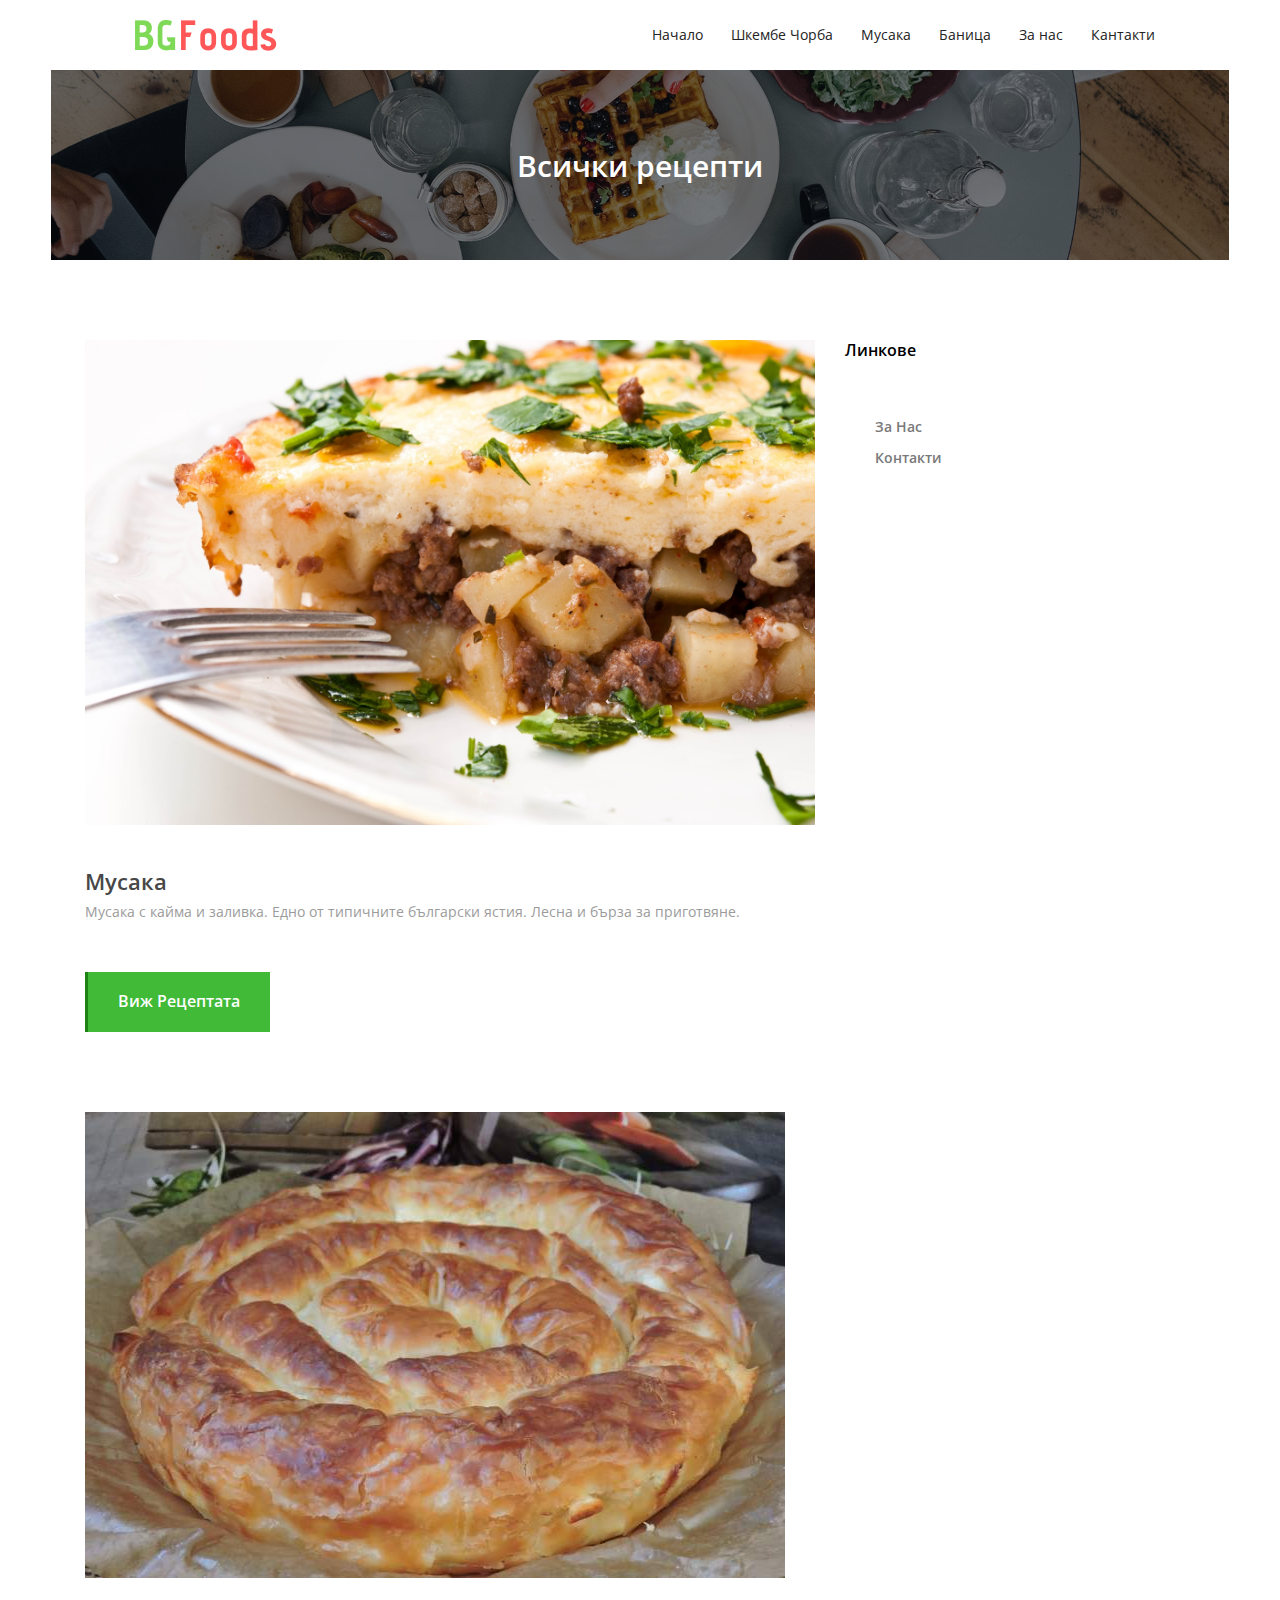
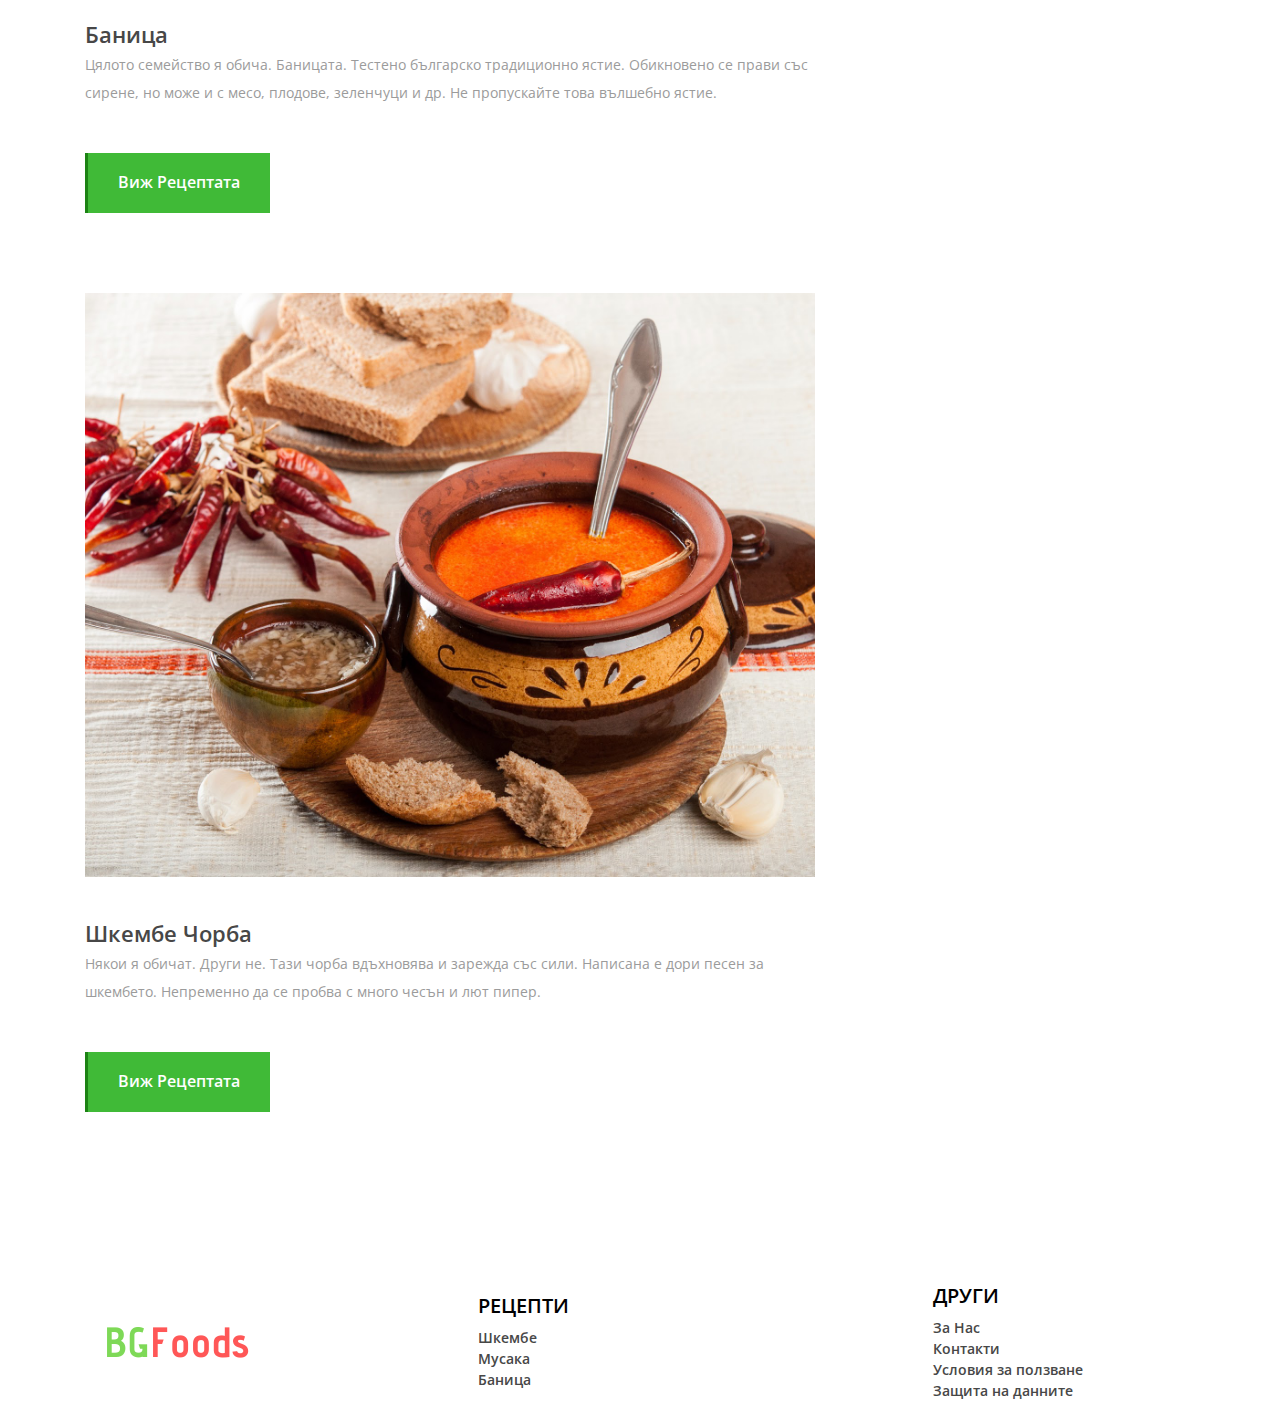
<file: vsichki-recepti.html>
<!DOCTYPE html>
<html lang="en">

<head>
    <meta charset="UTF-8">
    <meta name="description" content="Всички традиционни рецепти на едно място.">
    <meta http-equiv="X-UA-Compatible" content="IE=edge">
    <meta name="viewport" content="width=device-width, initial-scale=1, shrink-to-fit=no">
    <!-- The above 4 meta tags *must* come first in the head; any other head content must come *after* these tags -->
    <meta name="keywords" content="мусака, шкембе чорба, баница, рецепта, рецепти, българска кухня, традиционни рецепти">
    
    <!-- Facebook meta tags -->
    <meta property="og:url"                content="http://www.bgfoods.netlify.com/vsichki-recepti" />
    <meta property="og:type"               content="article" />
    <meta property="og:title"              content="Всички оригинални рецепти" />
    <meta property="og:description"        content="Вижте традиционните български рецепти ТУК!" />
    <meta property="og:image"              content="" />

    <!-- Title -->
    <title>Всички Рецепти | BGFoods</title>

    <!-- Favicon -->
    <link rel="icon" href="img/core-img/favicon.ico">

    <!-- Core Stylesheet -->
    <link rel="stylesheet" href="style.css">

    <!-- Global site tag (gtag.js) - Google Analytics -->
    <script async src="https://www.googletagmanager.com/gtag/js?id=UA-153523131-1"></script>
    <script>
        window.dataLayer = window.dataLayer || [];
        function gtag(){dataLayer.push(arguments);}
        gtag('js', new Date());

        gtag('config', 'UA-153523131-1');
    </script>


</head>

<body>
    <!-- Preloader -->
    <div id="preloader">
        <i class="circle-preloader"></i>
        <img src="img/core-img/salad.png" alt="Preloader" height="82" width="82">
    </div>

    <!-- Search Wrapper -->
    <div class="search-wrapper">
        <!-- Close Btn -->
        <div class="close-btn"><i class="fa fa-times" aria-hidden="true"></i></div>

        <div class="container">
            <div class="row">
                <div class="col-12">
                    <form action="#" method="post">
                        <input type="search" name="search" placeholder="Type any keywords...">
                        <button type="submit"><i class="fa fa-search" aria-hidden="true"></i></button>
                    </form>
                </div>
            </div>
        </div>
    </div>

    
    
    <header>
        <!-- Navbar Area -->
        <div class="delicious-main-menu">
            <div class="classy-nav-container breakpoint-off">
                <div class="container">
                    <!-- Menu -->
                    <nav class="classy-navbar justify-content-between" id="deliciousNav">

                        <!-- Logo -->
                        <a class="nav-brand" href="index.html" title="BGFoods"><img src="img/core-img/logo.png" alt="Logo" width="200" height="50"></a>

                        <!-- Navbar Toggler -->
                        <div class="classy-navbar-toggler">
                            <span class="navbarToggler"><span></span><span></span><span></span></span>
                        </div>

                        <!-- Menu -->
                        <div class="classy-menu">

                            <!-- close btn -->
                            <div class="classycloseIcon">
                                <div class="cross-wrap"><span class="top"></span><span class="bottom"></span></div>
                            </div>

                            <!-- Nav Start -->
                            <div class="classynav">
                                <ul>
                                    <li class="active"><a href="index.html" title="Начало">Начало</a></li>
                                    <li><a href="shkembe-chorba.html" title="Шкембе Чорба">Шкембе Чорба</a></li>
                                    <li><a href="musaka.html" title="Мусака">Мусака</a></li>
                                    <li><a href="banica.html" title="Баница">Баница</a></li>
                                    <li><a href="about.html" title="За нас">За нас</a></li>
                                    <li><a href="contact.html" title="Контакти">Кантакти</a></li>
                                </ul>
                            </div>
                            <!-- Nav End -->
                        </div>
                    </nav>
                </div>
            </div>
        </div>
    </header>
    

    <!-- ##### Breadcumb Area Start ##### -->
    <div class="breadcumb-area bg-img bg-overlay" style="background-image: url(img/bg-img/breadcumb2.jpg);">
        <div class="container h-100">
            <div class="row h-100 align-items-center">
                <div class="col-12">
                    <div class="breadcumb-text text-center">
                        <h2>Всички рецепти</h2>
                    </div>
                </div>
            </div>
        </div>
    </div>
    <!-- ##### Breadcumb Area End ##### -->

    <!-- ##### Blog Area Start ##### -->
    <div class="blog-area section-padding-80">
        <div class="container">
            <div class="row">
                <div class="col-12 col-lg-8">
                    <div class="blog-posts-area">

                        <!-- Single Blog Area -->
                        <div class="single-blog-area mb-80">
                            <!-- Thumbnail -->
                            <div class="blog-thumbnail">
                                <img src="img/bg-img/musaka.jpg" alt="Musaka image" height="1063" width="1600">
                            </div>
                            <!-- Content -->
                            <div class="blog-content">
                                <a href="musaka.html" class="post-title" title="Мусака">Мусака</a>
                                <p>Мусака с кайма и заливка. Едно от типичните български ястия. Лесна и бърза за приготвяне.</p>
                                <a href="musaka.html" class="btn delicious-btn mt-30" title="Мусака">Виж Рецептата</a>
                            </div>
                        </div>

                        <!-- Single Blog Area -->
                        <div class="single-blog-area mb-80">
                            <!-- Thumbnail -->
                            <div class="blog-thumbnail">
                                <img src="img/bg-img/banica.jpg" alt="Banica image" width="700" height="466">
                            </div>
                            <!-- Content -->
                            <div class="blog-content">
                                <a href="banica.html" class="post-title" title="Баница">Баница</a>
                                </div>
                                <p>Цялото семейство я обича. Баницата. Тестено българско традиционно ястие. Обикновено се прави със сирене, но може и с месо, плодове, зеленчуци и др. Не пропускайте това вълшебно ястие.</p>
                                <a href="banica.html" class="btn delicious-btn mt-30" title="Баница">Виж Рецептата</a>
                            </div>
                        </div>

                        <!-- Single Blog Area -->
                        <div class="single-blog-area mb-80">
                            <!-- Thumbnail -->
                            <div class="blog-thumbnail">
                                <img src="img/bg-img/shkembe_chorba.jpg" alt="Shkembe chorba image" width="1600" height="1280">
                            </div>
                            <!-- Content -->
                            <div class="blog-content">
                                <a href="shkembe-chorba.html" class="post-title" title="Шкембе Чорба">Шкембе Чорба</a>
                                <p>Някои я обичат. Други не. Тази чорба вдъхновява и зарежда със сили. Написана е дори песен за шкембето. Непременно да се пробва с много чесън и лют пипер.</p>
                                <a href="shkembe-chorba.html" class="btn delicious-btn mt-30" title="Шкембе Чорба">Виж Рецептата</a>
                            </div>
                        </div>
                    </div>
                

                <div class="col-12 col-lg-4">
                    <div class="blog-sidebar-area">
                        <!-- Widget -->
                        <div class="single-widget mb-80">
                            <h6>Линкове</h6>
                            <ul class="list">
                                <li><a href="about.html" title="За Нас">За Нас</a></li>
                                <li><a href="contact.html" title="Контакти">Контакти</a></li>
                            </ul>
                        </div>
                    </div>
                </div>
            </div>
        </div>
    </div>
    <!-- ##### Blog Area End ##### -->


<!-- ##### Footer Area Start ##### -->
    <footer class="footer-area">
        <div class="container h-100">
            <div class="row h-100">
                <div class="col-12 h-100 d-flex flex-wrap align-items-center justify-content-between">
                    <!-- Footer Logo -->
                    <div class="footer-logo">
                        <a href="index.html" title="BGFoods"><img src="img/core-img/logo.png" alt="Logo" height="50" width="200"></a>
                    </div>
                    <!-- Grid row -->
                      <!-- Grid column -->

                      <hr class="clearfix w-100 d-md-none pb-3">

                      <!-- Grid column -->
                    <div class="col-md-3 mb-md-0 mb-3">
                        <!-- Links -->
                        <h5 class="text-uppercase">Рецепти</h5>
                        <ul class="list-unstyled">
                            <li>
                                <a href="shkembe-chorba.html" title="Шкембе">Шкембе</a>
                            </li>
                            <li>
                                <a href="musaka.html" title="Мусака">Мусака</a>
                            </li>
                            <li>
                                <a href="banica.html" title="Баница">Баница</a>
                            </li>
                        </ul>
                    </div>
                    <!-- Grid column -->

                    <!-- Grid column -->
                    <div class="col-md-3 mb-md-0 mb-3">
                        <!-- Links -->
                        <h5 class="text-uppercase">Други</h5>
                        <ul class="list-unstyled">
                            <li>
                                <a href="about.html" title="За Нас">За Нас</a>
                            </li>
                            <li>
                                <a href="contact.html" title="Контакти">Контакти</a>
                            </li>
                            <li>
                                <a href="terms-and-conditions.html" title="Условия за ползване">Условия за ползване</a>
                            </li>
                            <li>
                                <a href="gdpr.html" title="Защита на данните">Защита на данните</a>
                            </li>
                        </ul>
                    </div>
                      <!-- Grid column -->

                </div>
            </div>
        </div>
    </footer>
    <!-- ##### Footer Area Start ##### -->

    <!-- ##### All Javascript Files ##### -->
    <!-- jQuery-2.2.4 js -->
    <script src="js/jquery/jquery-2.2.4.min.js"></script>
    <!-- Popper js -->
    <script src="js/bootstrap/popper.min.js"></script>
    <!-- Bootstrap js -->
    <script src="js/bootstrap/bootstrap.min.js"></script>
    <!-- All Plugins js -->
    <script src="js/plugins/plugins.js"></script>
    <!-- Active js -->
    <script src="js/active.js"></script>
</body>

</html>
</file>
<file: style.css>
/* [Master Stylesheet v1.0]

- Template Name: Delicious - Food Blog Template
- Template Author: Colorlib
- Template URL: colorlib.com
- Version: 1.0.0

*/
/* :: 1.0 Import Fonts */
@import url("https://fonts.googleapis.com/css?family=Open+Sans:300,300i,400,400i,600,600i,700,700i,800,800i");
/* :: 2.0 Import All CSS */
@import url(css/bootstrap.min.css);
@import url(css/owl.carousel.min.css);
@import url(css/animate.css);
@import url(css/magnific-popup.css);
@import url(css/font-awesome.min.css);
@import url(css/custom-icon.css);
@import url(css/classy-nav.min.css);
@import url(css/nice-select.min.css);
/* :: 3.0 Base CSS */
* {
  margin: 0;
  padding: 0; }

body {
  font-family: "Open Sans", sans-serif;
  font-size: 14px; }

h1,
h2,
h3,
h4,
h5,
h6 {
  color: #000000;
  line-height: 1.3;
  font-weight: 600; }

p {
  color: #9b9b9b;
  font-size: 14px;
  line-height: 2;
  font-weight: 400; }

a,
a:hover,
a:focus {
  -webkit-transition-duration: 500ms;
  transition-duration: 500ms;
  text-decoration: none;
  outline: 0 solid transparent;
  color: #000000;
  font-weight: 600;
  font-size: 14px;
  color: #474747; }

ul,
ol {
  margin: 0; }
  ul li,
  ol li {
    list-style: none; }

img {
  height: auto;
  max-width: 100%; }

/* Spacing */
.mt-15 {
  margin-top: 15px !important; }

.mt-30 {
  margin-top: 30px !important; }

.mt-50 {
  margin-top: 50px !important; }

.mt-70 {
  margin-top: 70px !important; }

.mt-100 {
  margin-top: 100px !important; }

.mb-15 {
  margin-bottom: 15px !important; }

.mb-30 {
  margin-bottom: 30px !important; }

.mb-50 {
  margin-bottom: 50px !important; }

.mb-70 {
  margin-bottom: 70px !important; }

.mb-80 {
  margin-bottom: 80px !important; }

.mb-100 {
  margin-bottom: 100px !important; }

.ml-15 {
  margin-left: 15px !important; }

.ml-30 {
  margin-left: 30px !important; }

.ml-50 {
  margin-left: 50px !important; }

.mr-15 {
  margin-right: 15px !important; }

.mr-30 {
  margin-right: 30px !important; }

.mr-50 {
  margin-right: 50px !important; }

/* Height */
.height-400 {
  height: 400px !important; }

.height-500 {
  height: 500px !important; }

.height-600 {
  height: 600px !important; }

.height-700 {
  height: 700px !important; }

.height-800 {
  height: 800px !important; }

/* Section Padding */
.section-padding-80 {
  padding-top: 80px;
  padding-bottom: 80px; }

.section-padding-80-0 {
  padding-top: 80px;
  padding-bottom: 0; }

.section-padding-0-80 {
  padding-top: 0;
  padding-bottom: 80px; }

/* Section Heading */
.section-heading {
  position: relative;
  z-index: 1;
  margin-bottom: 80px;
  text-align: center; }
  .section-heading h3 {
    font-size: 30px;
    margin-bottom: 0; }
  .section-heading.text-left {
    text-align: left !important; }
  .section-heading.white h3 {
    color: #ffffff; }

/* Preloader */
#preloader {
  background-color: #ffffff;
  width: 100%;
  height: 100%;
  position: fixed;
  top: 0;
  left: 0;
  right: 0;
  z-index: 5000; }
  #preloader img {
    width: 30px;
    position: absolute;
    top: 50%;
    left: 50%;
    -webkit-transform: translate(-50%, -50%);
    transform: translate(-50%, -50%);
    z-index: 10; }
  #preloader .circle-preloader {
    display: block;
    width: 60px;
    height: 60px;
    border: 2px solid #ccc;
    border-bottom-color: #1c8314;
    border-radius: 50%;
    position: absolute;
    top: 0;
    left: 0;
    right: 0;
    bottom: 0;
    margin: auto;
    animation: spin 2s infinite linear; }
@-webkit-keyframes spin {
  100% {
    -webkit-transform: rotate(360deg);
    transform: rotate(360deg); } }
@keyframes spin {
  100% {
    -webkit-transform: rotate(360deg);
    transform: rotate(360deg); } }
/* Miscellaneous */
.bg-img {
  background-position: center center;
  background-size: cover;
  background-repeat: no-repeat; }

.bg-white {
  background-color: #ffffff !important; }

.bg-dark {
  background-color: #000000 !important; }

.bg-transparent {
  background-color: transparent !important; }

.font-bold {
  font-weight: 700; }

.font-light {
  font-weight: 300; }

.bg-overlay {
  position: relative;
  z-index: 2;
  background-position: center center;
  background-size: cover; }
  .bg-overlay::after {
    background-color: rgba(10, 12, 18, 0.55);
    position: absolute;
    z-index: -1;
    top: 0;
    left: 0;
    width: 100%;
    height: 100%;
    content: ""; }

.mfp-image-holder .mfp-close,
.mfp-iframe-holder .mfp-close {
  color: #ffffff;
  right: 0;
  padding-right: 0;
  width: 30px;
  height: 30px;
  background-color: #40ba37;
  line-height: 30px;
  text-align: center;
  position: absolute;
  top: 0;
  right: -30px; }
  @media only screen and (min-width: 768px) and (max-width: 991px) {
    .mfp-image-holder .mfp-close,
    .mfp-iframe-holder .mfp-close {
      right: 0; } }
  @media only screen and (max-width: 767px) {
    .mfp-image-holder .mfp-close,
    .mfp-iframe-holder .mfp-close {
      right: 0; } }

input:focus,
textarea:focus {
  outline: none;
  box-shadow: none;
  border-color: transparent; }

.nice-select {
  border: none;
  background-color: #f3f5f8;
  border-radius: 0;
  width: 100%;
  height: 60px;
  line-height: 60px;
  color: #2f2f2f; }
  .nice-select span {
    color: #2f2f2f; }
  .nice-select::after {
    right: 20px; }
  .nice-select .list {
    background-color: #ffffff;
    border: none;
    border-radius: 0;
    box-shadow: 0 0 4px 0 rgba(0, 0, 0, 0.1);
    margin-top: 0;
    width: 100%; }

/* ScrollUp */
#scrollUp {
  background-color: #40ba37;
  border-radius: 0;
  bottom: 60px;
  box-shadow: 0 2px 6px 0 rgba(0, 0, 0, 0.3);
  color: #ffffff;
  font-size: 24px;
  height: 40px;
  line-height: 38px;
  right: 60px;
  text-align: center;
  width: 40px;
  -webkit-transition-duration: 500ms;
  transition-duration: 500ms; }
  #scrollUp:hover {
    background-color: #141414; }
  @media only screen and (max-width: 767px) {
    #scrollUp {
      bottom: 30px;
      right: 30px; } }

/* Button */
.delicious-btn {
  display: inline-block;
  min-width: 160px;
  height: 60px;
  color: #ffffff;
  border: none;
  border-left: 3px solid #1c8314;
  border-radius: 0;
  padding: 0 30px;
  font-size: 16px;
  line-height: 58px;
  font-weight: 600;
  -webkit-transition-duration: 500ms;
  transition-duration: 500ms;
  text-transform: capitalize;
  background-color: #40ba37; }
  .delicious-btn.active, .delicious-btn:hover, .delicious-btn:focus {
    font-size: 16px;
    font-weight: 600;
    color: #ffffff;
    background-color: #1c8314;
    border-color: #40ba37; }
  .delicious-btn.btn-2 {
    background-color: #1c8314;
    border-color: #40ba37; }
    .delicious-btn.btn-2.active, .delicious-btn.btn-2:hover, .delicious-btn.btn-2:focus {
      background-color: #40ba37;
      border-color: #1c8314; }
  .delicious-btn.btn-3 {
    background-color: #474747;
    border-color: #1c8314; }
    .delicious-btn.btn-3.active, .delicious-btn.btn-3:hover, .delicious-btn.btn-3:focus {
      background-color: #40ba37;
      border-color: #1c8314; }
  .delicious-btn.btn-4 {
    background-color: transparent;
    border: 3px solid #40ba37;
    line-height: 53px;
    color: #40ba37; }
    @media only screen and (max-width: 767px) {
      .delicious-btn.btn-4 {
        height: 40px;
        line-height: 33px; } }
    .delicious-btn.btn-4.active, .delicious-btn.btn-4:hover, .delicious-btn.btn-4:focus {
      line-height: 53px;
      color: #ffffff;
      background-color: #40ba37; }
      @media only screen and (max-width: 767px) {
        .delicious-btn.btn-4.active, .delicious-btn.btn-4:hover, .delicious-btn.btn-4:focus {
          height: 40px;
          line-height: 33px; } }
  @media only screen and (max-width: 767px) {
    .delicious-btn {
      height: 40px;
      line-height: 39px; } }

/* :: 4.0 Search Wrapper */
.search-wrapper {
  width: 100%;
  height: 70px;
  position: fixed;
  z-index: 200;
  top: -80px;
  left: 0;
  background-color: #40ba37;
  -webkit-transition-duration: 700ms;
  transition-duration: 700ms; }
  .search-wrapper form {
    position: relative;
    z-index: 1; }
    .search-wrapper form input {
      width: 90%;
      height: 40px;
      border: 2px solid #ffffff;
      font-size: 12px;
      font-style: italic;
      padding: 0 20px;
      margin: 15px 0; }
      @media only screen and (max-width: 767px) {
        .search-wrapper form input {
          width: 80%; } }
    .search-wrapper form button {
      position: absolute;
      width: 60px;
      height: 40px;
      z-index: 1;
      top: 15px;
      border: none;
      right: 10%;
      cursor: pointer;
      outline: none; }
      @media only screen and (max-width: 767px) {
        .search-wrapper form button {
          right: 20%; } }
  .search-wrapper .close-btn {
    position: absolute;
    width: 70px;
    height: 100%;
    background-color: #000000;
    line-height: 50px;
    color: #ffffff;
    text-align: center;
    cursor: pointer;
    line-height: 70px;
    font-size: 12px;
    right: 0;
    top: 0;
    z-index: 100; }
  .search-wrapper.on {
    top: 0; }

/* :: 5.0 Header Area CSS */
.header-area {
  position: relative;
  z-index: 100;
  width: 100%; }
  .header-area .top-header-area {
    width: 100%;
    height: 50px;
    background-color: #ffffff;
    border-bottom: 1px solid #dddee9; }
    @media only screen and (max-width: 767px) {
      .header-area .top-header-area {
        height: 70px; } }
    .header-area .top-header-area .breaking-news {
      position: relative;
      z-index: 1; }
      .header-area .top-header-area .breaking-news .ticker {
        width: 100%;
        text-align: left;
        position: relative;
        overflow: hidden; }
        .header-area .top-header-area .breaking-news .ticker ul {
          width: 100%;
          position: relative;
          z-index: 1; }
          .header-area .top-header-area .breaking-news .ticker ul li {
            display: none;
            width: 100%; }
            .header-area .top-header-area .breaking-news .ticker ul li a {
              font-size: 14px;
              color: #b6b6b6;
              font-style: italic; }
              .header-area .top-header-area .breaking-news .ticker ul li a:hover, .header-area .top-header-area .breaking-news .ticker ul li a:focus {
                color: #40ba37; }
    .header-area .top-header-area .top-social-info a {
      display: inline-block;
      color: #b6b6b6;
      font-size: 13px;
      margin-right: 30px; }
      .header-area .top-header-area .top-social-info a:last-child {
        margin-right: 0; }
      .header-area .top-header-area .top-social-info a:hover, .header-area .top-header-area .top-social-info a:focus, .header-area .top-header-area .top-social-info a.active {
        color: #40ba37; }
  .header-area .delicious-main-menu {
    position: relative;
    width: 100%;
    z-index: 100;
    height: 145px; }
    @media only screen and (max-width: 767px) {
      .header-area .delicious-main-menu {
        height: 80px; } }
    .header-area .delicious-main-menu .classy-nav-container {
      background-color: transparent; }
    .header-area .delicious-main-menu .classy-navbar {
      height: 145px;
      padding: 0; }
      @media only screen and (max-width: 767px) {
        .header-area .delicious-main-menu .classy-navbar {
          height: 80px; } }
      .header-area .delicious-main-menu .classy-navbar .classynav ul li a {
        font-weight: 600; }
        .header-area .delicious-main-menu .classy-navbar .classynav ul li a:hover, .header-area .delicious-main-menu .classy-navbar .classynav ul li a:focus {
          font-weight: 600; }
      .header-area .delicious-main-menu .classy-navbar .classynav > ul > li > a {
        text-transform: uppercase;
        padding: 12px 18px 11px;
        background-color: transparent;
        border-bottom: 3px solid transparent;
        line-height: 1;
        color: #474747;
        font-weight: 600; }
        .header-area .delicious-main-menu .classy-navbar .classynav > ul > li > a:hover, .header-area .delicious-main-menu .classy-navbar .classynav > ul > li > a:focus {
          font-size: 14px;
          color: #ffffff;
          background-color: #40ba37;
          border-bottom: 3px solid #1c8314; }
          .header-area .delicious-main-menu .classy-navbar .classynav > ul > li > a:hover::after, .header-area .delicious-main-menu .classy-navbar .classynav > ul > li > a:focus::after {
            color: #ffffff; }
      .header-area .delicious-main-menu .classy-navbar .classynav > ul > li.active > a {
        color: #ffffff;
        background-color: #40ba37;
        border-bottom: 3px solid #1c8314; }
        .header-area .delicious-main-menu .classy-navbar .classynav > ul > li.active > a::after {
          color: #ffffff; }
    .header-area .delicious-main-menu .classynav .search-btn {
      color: #b6b6b6;
      margin-left: 150px;
      cursor: pointer;
      -webkit-transition-duration: 500ms;
      transition-duration: 500ms; }
      .header-area .delicious-main-menu .classynav .search-btn i {
        -webkit-transition-duration: 500ms;
        transition-duration: 500ms; }
      .header-area .delicious-main-menu .classynav .search-btn:hover i, .header-area .delicious-main-menu .classynav .search-btn:focus i {
        color: #40ba37; }
      @media only screen and (min-width: 992px) and (max-width: 1199px) {
        .header-area .delicious-main-menu .classynav .search-btn {
          margin-left: 50px; } }
      @media only screen and (min-width: 768px) and (max-width: 991px) {
        .header-area .delicious-main-menu .classynav .search-btn {
          margin-left: 30px;
          margin-top: 30px; } }
      @media only screen and (max-width: 767px) {
        .header-area .delicious-main-menu .classynav .search-btn {
          margin-left: 30px;
          margin-top: 30px; } }
  @media only screen and (max-width: 767px) {
    .header-area .nav-brand img {
      max-width: 90px; } }

/* :: 6.0 Welcome Area CSS */
.hero-area {
  position: relative;
  z-index: 1;
  margin-left: 4%;
  margin-right: 4%; }

.hero-slides {
  position: relative;
  z-index: 1; }
  .hero-slides .single-hero-slide {
    width: 100%;
    height: 820px;
    position: relative;
    z-index: 1; }
    @media only screen and (min-width: 992px) and (max-width: 1199px) {
      .hero-slides .single-hero-slide {
        height: 650px; } }
    @media only screen and (min-width: 768px) and (max-width: 991px) {
      .hero-slides .single-hero-slide {
        height: 650px; } }
    @media only screen and (max-width: 767px) {
      .hero-slides .single-hero-slide {
        height: 650px; } }
    .hero-slides .single-hero-slide .hero-slides-content {
      position: relative;
      z-index: 1;
      padding: 60px 50px;
      border-left: 3px solid #40ba37;
      background-color: rgba(24, 24, 24, 0.54); }
      @media only screen and (max-width: 767px) {
        .hero-slides .single-hero-slide .hero-slides-content {
          padding: 30px 20px; } }
      .hero-slides .single-hero-slide .hero-slides-content h2 {
        font-size: 30px;
        color: #ffffff;
        margin-bottom: 30px;
        font-weight: 600; }
        @media only screen and (max-width: 767px) {
          .hero-slides .single-hero-slide .hero-slides-content h2 {
            font-size: 24px; } }
      .hero-slides .single-hero-slide .hero-slides-content p {
        font-size: 16px;
        margin-bottom: 50px;
        color: #ffffff; }
  .hero-slides .owl-prev,
  .hero-slides .owl-next {
    background-color: transparent;
    width: 40px;
    height: 40px;
    line-height: 40px;
    color: #ffffff;
    top: 50%;
    margin-top: -20px;
    left: 4%;
    position: absolute;
    z-index: 10;
    text-align: center;
    font-size: 16px;
    font-weight: 600;
    opacity: 0;
    visibility: hidden;
    -webkit-transition-duration: 500ms;
    transition-duration: 500ms;
    border-bottom: 3px solid #1c8314; }
    @media only screen and (max-width: 767px) {
      .hero-slides .owl-prev,
      .hero-slides .owl-next {
        font-size: 13px; } }
  .hero-slides .owl-next {
    left: auto;
    right: 4%; }
  .hero-slides:hover .owl-prev, .hero-slides:hover .owl-next {
    opacity: 1;
    visibility: visible; }
  .hero-slides .owl-dots {
    display: -webkit-box;
    display: -ms-flexbox;
    display: flex;
    position: absolute;
    bottom: 50px;
    z-index: 10;
    width: 80%;
    left: 17%; }
    .hero-slides .owl-dots .owl-dot {
      font-size: 16px;
      font-weight: 600;
      color: #ffffff;
      margin-right: 10px; }
      .hero-slides .owl-dots .owl-dot.active {
        color: #1c8314; }

@media only screen and (min-width: 768px) and (max-width: 991px) {
  .breakpoint-on .classynav ul li.cn-dropdown-item > a::after,
  .breakpoint-on .classynav ul li.megamenu-item > a::after {
    top: 10px; } }
@media only screen and (max-width: 767px) {
  .breakpoint-on .classynav ul li.cn-dropdown-item > a::after,
  .breakpoint-on .classynav ul li.megamenu-item > a::after {
    top: 10px; } }

/* :: 7.0 Top Catagory Area */
.single-top-catagory {
  position: relative;
  z-index: 2;
  margin-bottom: 80px;
  -webkit-transition-duration: 500ms;
  transition-duration: 500ms;
  overflow: hidden; }
  .single-top-catagory img {
    width: 100%; }
  .single-top-catagory::after {
    content: "";
    position: absolute;
    height: 100%;
    width: 100%;
    z-index: 5;
    top: 0;
    left: 0;
    background: rgba(0, 0, 0, 0.8);
    background: -webkit-linear-gradient(to right, #000, rgba(0, 0, 0, 0.1));
    background: linear-gradient(to right, #000, rgba(0, 0, 0, 0.1)); }
  .single-top-catagory .top-cta-content {
    position: absolute;
    top: 50%;
    left: 40px;
    width: auto;
    height: auto;
    -webkit-transform: translateY(-50%);
    transform: translateY(-50%);
    z-index: 10; }
    .single-top-catagory .top-cta-content h3 {
      font-size: 30px;
      color: #ffffff;
      font-weight: 600;
      margin-bottom: 5px; }
      @media only screen and (max-width: 767px) {
        .single-top-catagory .top-cta-content h3 {
          font-size: 18px; } }
    .single-top-catagory .top-cta-content h6 {
      color: #ffffff;
      margin-bottom: 30px;
      display: block;
      font-weight: 400; }
      @media only screen and (max-width: 767px) {
        .single-top-catagory .top-cta-content h6 {
          margin-bottom: 10px; } }

/* :: 8.0 Best Receipe Area */
.best-receipe-area {
  position: relative;
  z-index: 1;
  padding-bottom: 50px; }

.single-best-receipe-area {
  position: relative;
  z-index: 1; }
  .single-best-receipe-area img {
    border-bottom: 3px solid #40ba37; }
  .single-best-receipe-area .receipe-content {
    padding-top: 30px;
    text-align: center; }
    .single-best-receipe-area .receipe-content h5 {
      font-size: 18px;
      margin-bottom: 10px;
      font-weight: 400;
      -webkit-transition-duration: 500ms;
      transition-duration: 500ms; }
      .single-best-receipe-area .receipe-content h5:hover, .single-best-receipe-area .receipe-content h5:focus {
        color: #40ba37; }
    .single-best-receipe-area .receipe-content .ratings i {
      font-size: 11px;
      color: #fbb710;
      display: inline-block;
      padding: 0 1px; }

/* :: 9.0 Cta Area */
.cta-area {
  position: relative;
  z-index: 2;
  width: 100%;
  height: 675px;
  background-attachment: fixed; }
  .cta-area .cta-content h2 {
    font-size: 72px;
    margin-bottom: 20px;
    color: #ffffff;
    font-weight: 400; }
    @media only screen and (min-width: 992px) and (max-width: 1199px) {
      .cta-area .cta-content h2 {
        font-size: 48px; } }
    @media only screen and (min-width: 768px) and (max-width: 991px) {
      .cta-area .cta-content h2 {
        font-size: 48px; } }
    @media only screen and (max-width: 767px) {
      .cta-area .cta-content h2 {
        font-size: 30px; } }
  .cta-area .cta-content p {
    color: #ffffff;
    margin-bottom: 100px;
    font-size: 16px; }
    @media only screen and (max-width: 767px) {
      .cta-area .cta-content p {
        margin-bottom: 50px; } }

/* :: 10.0 Small Receipe Area */
.small-receipe-area {
  position: relative;
  z-index: 1;
  padding-bottom: 30px; }

.single-small-receipe-area {
  position: relative;
  z-index: 1;
  margin-bottom: 50px; }
  .single-small-receipe-area .receipe-thumb {
    -webkit-box-flex: 0;
    -ms-flex: 0 0 100px;
    flex: 0 0 100px;
    max-width: 100px;
    width: 100px;
    padding-right: 20px; }
  .single-small-receipe-area .receipe-content span {
    font-size: 12px;
    display: block;
    color: #40ba37; }
  .single-small-receipe-area .receipe-content a {
    display: block; }
    .single-small-receipe-area .receipe-content a h5 {
      color: #474747;
      font-size: 18px;
      margin-bottom: 5px;
      -webkit-transition-duration: 500ms;
      transition-duration: 500ms; }
      @media only screen and (min-width: 992px) and (max-width: 1199px) {
        .single-small-receipe-area .receipe-content a h5 {
          font-size: 16px; } }
      .single-small-receipe-area .receipe-content a h5:hover, .single-small-receipe-area .receipe-content a h5:focus {
        color: #40ba37; }
  .single-small-receipe-area .receipe-content .ratings i {
    font-size: 11px;
    color: #fbb710;
    display: inline-block;
    padding: 0 1px; }
  .single-small-receipe-area .receipe-content p {
    font-size: 12px;
    margin-bottom: 0;
    color: #9b9b9b; }

/* :: 11.0 Quote Area */
.quote-area {
  position: relative;
  z-index: 1;
  border: 10px solid #40ba37;
  padding: 40px 25px;
  margin-bottom: 80px; }
  .quote-area span {
    font-size: 48px;
    font-style: italic;
    margin-bottom: 30px;
    display: block;
    color: #40ba37;
    line-height: 1; }
  .quote-area h4 {
    font-size: 24px;
    line-height: 1.5;
    font-style: italic;
    margin-bottom: 40px;
    color: #474747; }
    @media only screen and (min-width: 992px) and (max-width: 1199px) {
      .quote-area h4 {
        font-size: 20px; } }
  .quote-area p {
    color: #474747;
    font-size: 16px;
    margin-bottom: 50px; }
  .quote-area .date-comments .date {
    font-size: 12px;
    color: #40ba37; }
  .quote-area .date-comments .comments {
    font-size: 12px;
    color: #9b9b9b; }

/* :: 12.0 Newsletter Area */
.newsletter-area {
  position: relative;
  z-index: 1;
  margin-bottom: 80px; }
  .newsletter-area h4 {
    font-size: 24px;
    margin-bottom: 50px;
    display: block;
    color: #474747; }
    @media only screen and (min-width: 992px) and (max-width: 1199px) {
      .newsletter-area h4 {
        font-size: 20px; } }

.newsletter-form {
  padding: 30px 15px 100px; }
  .newsletter-form form input {
    width: 100%;
    height: 60px;
    border: none;
    background-color: #ffffff;
    color: #9b9b9b;
    font-size: 12px;
    font-style: italic;
    border-left: 3px solid #1c8314;
    padding: 0 20px;
    margin-bottom: 25px; }
  .newsletter-form p {
    margin-top: 30px;
    color: #ffffff;
    font-size: 12px;
    margin-bottom: 0;
    font-style: italic; }

/* :: 13.0 Delicious Adds */
.delicious-add {
  position: relative;
  z-index: 1;
  margin-bottom: 80px; }
  .delicious-add img {
    width: 100%; }

/* :: 14.0 Blog Area */
@media only screen and (min-width: 768px) and (max-width: 991px) {
  .blog-sidebar-area {
    margin-top: 80px; } }
@media only screen and (max-width: 767px) {
  .blog-sidebar-area {
    margin-top: 80px; } }

.single-blog-area {
  position: relative;
  z-index: 1; }
  .single-blog-area .blog-thumbnail {
    position: relative;
    z-index: 1; }
    .single-blog-area .blog-thumbnail .post-date {
      width: 75px;
      height: 100px;
      background-color: #40ba37;
      position: absolute;
      top: 20px;
      left: 20px;
      z-index: 10;
      -webkit-transition-duration: 500ms;
      transition-duration: 500ms;
      text-align: center; }
      @media only screen and (max-width: 767px) {
        .single-blog-area .blog-thumbnail .post-date {
          top: 10px;
          left: 10px; } }
      .single-blog-area .blog-thumbnail .post-date a {
        color: #ffffff;
        padding: 18px 10px;
        display: block;
        line-height: 1.1;
        font-size: 14px;
        font-weight: 400; }
        .single-blog-area .blog-thumbnail .post-date a span {
          font-size: 30px;
          font-weight: 700;
          display: block; }
      .single-blog-area .blog-thumbnail .post-date:hover, .single-blog-area .blog-thumbnail .post-date:focus {
        background-color: #1c8314; }
  .single-blog-area .blog-content {
    position: relative;
    z-index: 1;
    padding-top: 40px; }
    .single-blog-area .blog-content .post-title {
      font-size: 22px;
      color: #474747;
      margin-bottom: 10px; }
      .single-blog-area .blog-content .post-title:hover, .single-blog-area .blog-content .post-title:focus {
        color: #40ba37; }
    .single-blog-area .blog-content .meta-data {
      font-size: 12px;
      color: #a4a4a4;
      margin-bottom: 20px; }
      .single-blog-area .blog-content .meta-data a {
        text-decoration: underline;
        font-size: 12px;
        color: #a4a4a4; }
        .single-blog-area .blog-content .meta-data a:hover, .single-blog-area .blog-content .meta-data a:focus {
          color: #40ba37; }

.single-widget {
  position: relative;
  z-index: 1; }
  .single-widget h6 {
    margin-bottom: 50px;
    display: block; }
  .single-widget .list {
    padding-left: 30px; }
    .single-widget .list li a {
      display: block;
      padding: 5px 0;
      color: #797979; }
      .single-widget .list li a:hover, .single-widget .list li a:focus {
        color: #40ba37; }

.pagination {
  position: relative;
  z-index: 1; }
  .pagination .page-link {
    padding: 0;
    font-size: 16px;
    margin-right: 5px;
    border: none;
    color: #474747; }
    .pagination .page-link:hover, .pagination .page-link:focus {
      background-color: transparent;
      color: #40ba37; }
  .pagination .page-item.active .page-link {
    background-color: transparent;
    color: #40ba37; }

/* :: 15.0 Receipe Area */
.receipe-post-search {
  position: relative;
  z-index: 20; }
  .receipe-post-search form input {
    width: 100%;
    height: 60px;
    background-color: #f3f5f8;
    font-size: 14px;
    padding: 0 20px;
    border: none; }
  @media only screen and (min-width: 768px) and (max-width: 991px) {
    .receipe-post-search .col-12 {
      margin-bottom: 30px; } }
  @media only screen and (max-width: 767px) {
    .receipe-post-search .col-12 {
      margin-bottom: 15px; } }

.receipe-slider {
  position: relative;
  z-index: 1; }
  .receipe-slider .owl-prev,
  .receipe-slider .owl-next {
    background-color: transparent;
    width: 40px;
    height: 40px;
    line-height: 40px;
    color: #ffffff;
    top: 50%;
    margin-top: -20px;
    left: 4%;
    position: absolute;
    z-index: 10;
    text-align: center;
    font-size: 16px;
    font-weight: 600;
    opacity: 0;
    visibility: hidden;
    -webkit-transition-duration: 500ms;
    transition-duration: 500ms;
    border-bottom: 3px solid #1c8314; }
    @media only screen and (max-width: 767px) {
      .receipe-slider .owl-prev,
      .receipe-slider .owl-next {
        font-size: 14px; } }
  .receipe-slider .owl-next {
    left: auto;
    right: 4%; }
  .receipe-slider:hover .owl-prev, .receipe-slider:hover .owl-next {
    opacity: 1;
    visibility: visible; }

.receipe-headline span {
  font-size: 14px;
  display: block;
  color: #a4a4a4;
  margin-bottom: 0; }
.receipe-headline h2 {
  font-size: 36px;
  color: #474747;
  margin-bottom: 30px; }
  @media only screen and (max-width: 767px) {
    .receipe-headline h2 {
      font-size: 24px; } }
.receipe-headline .receipe-duration {
  border-left: 3px solid #40ba37;
  padding: 15px; }
  .receipe-headline .receipe-duration h6 {
    font-size: 15px;
    margin-bottom: 5px; }
    .receipe-headline .receipe-duration h6:last-child {
      margin-bottom: 0; }

.receipe-ratings .ratings {
  margin-bottom: 30px; }
.receipe-ratings i {
  font-size: 18px;
  color: #fbb710;
  padding: 0 3px; }

.single-preparation-step {
  position: relative;
  z-index: 1;
  margin-bottom: 50px; }
  .single-preparation-step h4 {
    color: #474747;
    -webkit-box-flex: 0;
    -ms-flex: 0 0 60px;
    flex: 0 0 60px;
    max-width: 60px;
    width: 60px;
    margin-bottom: 0; }

@media only screen and (min-width: 768px) and (max-width: 991px) {
  .ingredients {
    margin-bottom: 80px; } }
@media only screen and (max-width: 767px) {
  .ingredients {
    margin-bottom: 80px; } }
.ingredients h4 {
  color: #474747;
  margin-bottom: 30px; }
.ingredients .custom-checkbox .custom-control-label::before {
  border-radius: 0; }
.ingredients .custom-control-label::before {
  width: 30px;
  height: 30px;
  background-color: #f3f5f8; }
.ingredients .custom-control {
  padding-left: 2.5rem;
  margin-bottom: 30px;
  min-height: 35px; }
.ingredients .custom-control-label {
  margin-bottom: 0;
  padding-top: 5px;
  font-size: 16px;
  font-weight: 600;
  color: #2f2f2f; }
.ingredients .custom-control-label::after {
  top: 10px;
  left: 5px;
  width: 20px;
  height: 20px; }
.ingredients .custom-checkbox .custom-control-input:checked ~ .custom-control-label::before {
  background-color: #40ba37; }

/* :: 16.0 Footer Area CSS */
.footer-area {
  position: relative;
  z-index: 1;
  width: 100%;
  height: 140px;
  background-color: #ffffff; }
  @media only screen and (max-width: 767px) {
    .footer-area {
      height: 150px;
      border-top: 1px solid #ebebeb;
      margin-top: 30px; } }
  .footer-area .footer-social-info {
    padding-right: 15px; }
    .footer-area .footer-social-info a {
      display: inline-block;
      color: #b6b6b6;
      font-size: 13px;
      margin-right: 30px; }
      .footer-area .footer-social-info a:last-child {
        margin-right: 0; }
      .footer-area .footer-social-info a:hover, .footer-area .footer-social-info a:focus {
        color: #40ba37; }
  .footer-area p {
    color: #4b4b4b;
    font-weight: 600;
    margin-bottom: 0;
    padding-left: 15px; }
    @media only screen and (max-width: 767px) {
      .footer-area p {
        padding-left: 0; } }
    .footer-area p a {
      color: #4b4b4b;
      font-weight: 600; }
      .footer-area p a:hover, .footer-area p a:focus {
        color: #40ba37; }
  @media only screen and (max-width: 767px) {
    .footer-area .footer-logo {
      max-width: 90px; } }

.follow-us-instagram {
  position: relative;
  z-index: 1;
  border-top: 1px solid #dcdcdc; }
  .follow-us-instagram h5 {
    font-size: 18px;
    padding: 35px 0;
    margin-bottom: 0; }
  .follow-us-instagram .insta-feeds {
    position: relative;
    z-index: 1; }
    .follow-us-instagram .insta-feeds .single-insta-feeds {
      position: relative;
      z-index: 1;
      -webkit-box-flex: 0;
      -ms-flex: 0 0 14.2857%;
      flex: 0 0 14.2857%;
      max-width: 14.2857%;
      width: 14.2857%;
      -webkit-transition-duration: 500ms;
      transition-duration: 500ms;
      overflow: hidden; }
      @media only screen and (max-width: 767px) {
        .follow-us-instagram .insta-feeds .single-insta-feeds {
          -webkit-box-flex: 0;
          -ms-flex: 0 0 25%;
          flex: 0 0 25%;
          max-width: 25%;
          width: 25%; } }
      @media only screen and (min-width: 576px) and (max-width: 767px) {
        .follow-us-instagram .insta-feeds .single-insta-feeds {
          -webkit-box-flex: 0;
          -ms-flex: 0 0 20%;
          flex: 0 0 20%;
          max-width: 20%;
          width: 20%; } }
      .follow-us-instagram .insta-feeds .single-insta-feeds img {
        width: 100%;
        -webkit-transition-duration: 500ms;
        transition-duration: 500ms; }
      .follow-us-instagram .insta-feeds .single-insta-feeds .insta-icon {
        position: absolute;
        width: 100%;
        height: 100%;
        background-color: rgba(64, 186, 55, 0.9);
        top: 0;
        left: 0;
        z-index: 10;
        cursor: pointer;
        opacity: 0;
        visibility: hidden;
        display: -webkit-box;
        display: -ms-flexbox;
        display: flex;
        -webkit-box-align: center;
        -ms-flex-align: center;
        -ms-grid-row-align: center;
        align-items: center;
        -webkit-box-pack: center;
        -ms-flex-pack: center;
        justify-content: center;
        -webkit-transition-duration: 500ms;
        transition-duration: 500ms; }
        .follow-us-instagram .insta-feeds .single-insta-feeds .insta-icon a {
          display: inline-block;
          color: #ffffff;
          font-size: 18px; }
      .follow-us-instagram .insta-feeds .single-insta-feeds:hover img {
        -webkit-transform: scale(1.2) rotate(2.5deg);
        transform: scale(1.2) rotate(2.5deg); }
      .follow-us-instagram .insta-feeds .single-insta-feeds:hover .insta-icon {
        opacity: 1;
        visibility: visible; }

/* :: 17.0 Breadcumb Area CSS */
.breadcumb-area {
  position: relative;
  z-index: 10;
  width: 92%;
  height: 190px;
  margin-left: 4%;
  margin-right: 4%; }
  @media only screen and (max-width: 767px) {
    .breadcumb-area {
      height: 120px; } }
  .breadcumb-area .breadcumb-text h2 {
    font-size: 30px;
    margin-bottom: 0;
    color: #ffffff; }
    @media only screen and (max-width: 767px) {
      .breadcumb-area .breadcumb-text h2 {
        font-size: 24px; } }

/* About Us Area */
.sub-heading {
  line-height: 2;
  font-size: 18px;
  text-align: center; }

/* :: 18.0 Contact Area CSS */
.map-area {
  position: relative;
  z-index: 2; }
  .map-area #googleMap {
    width: 100%;
    height: 680px; }
    @media only screen and (min-width: 768px) and (max-width: 991px) {
      .map-area #googleMap {
        height: 500px; } }
    @media only screen and (max-width: 767px) {
      .map-area #googleMap {
        height: 350px; } }

.single-contact-information {
  position: relative;
  z-index: 1; }
  .single-contact-information h6 {
    font-size: 14px;
    border-bottom: 2px solid #40ba37;
    display: inline-block;
    color: #40ba37; }

.contact-form-area .form-control {
  height: 52px;
  width: 100%;
  background-color: #f3f5f8;
  font-size: 12px;
  font-style: italic;
  margin-bottom: 15px;
  border: none;
  border-left: 3px solid #f3f5f8;
  border-radius: 0;
  padding: 15px 30px;
  -webkit-transition-duration: 500ms;
  transition-duration: 500ms; }
  .contact-form-area .form-control:focus {
    border-left: 3px solid #40ba37;
    box-shadow: none; }
.contact-form-area textarea.form-control {
  height: 200px;
  -webkit-transition-duration: 500ms;
  transition-duration: 500ms; }

/* :: 19.0 Elements Area CSS */
.elements-title h2 {
  font-size: 30px;
  margin-bottom: 70px;
  color: #4b4b4b; }

.single-pie-bar h6 {
  font-size: 18px;
  margin-bottom: 0; }

.single-cool-fact {
  position: relative;
  text-align: center;
  z-index: 1;
  margin-bottom: 80px; }
  .single-cool-fact img {
    display: block;
    margin: 0 auto 10px; }
  .single-cool-fact h3 {
    font-size: 48px;
    margin-bottom: 10px;
    color: #40ba37;
    font-weight: 700; }
  .single-cool-fact h6 {
    font-size: 18px;
    margin-bottom: 0; }

/* Accordians */
.single-accordion.panel {
  background-color: #ffffff;
  border: 0 solid transparent;
  border-radius: 4px;
  box-shadow: 0 0 0 transparent;
  margin-bottom: 15px; }
.single-accordion:last-of-type {
  margin-bottom: 0; }
.single-accordion h6 {
  margin-bottom: 0;
  text-transform: uppercase; }
  .single-accordion h6 a {
    border-radius: 0;
    background-color: #40ba37;
    color: #ffffff;
    border-left: 3px solid #1c8314;
    display: block;
    margin: 0;
    padding: 20px 60px 20px 20px;
    position: relative;
    font-size: 14px;
    text-transform: capitalize;
    font-weight: 600; }
    .single-accordion h6 a span {
      font-size: 10px;
      position: absolute;
      right: 20px;
      text-align: center;
      top: 23px; }
      .single-accordion h6 a span.accor-open {
        opacity: 0;
        -ms-filter: "progid:DXImageTransform.Microsoft.Alpha(Opacity=0)";
        filter: alpha(opacity=0); }
    .single-accordion h6 a.collapsed {
      background-color: #f3f5f8;
      color: #9b9b9b;
      border-left: 3px solid #40ba37; }
      .single-accordion h6 a.collapsed span.accor-close {
        opacity: 0;
        -ms-filter: "progid:DXImageTransform.Microsoft.Alpha(Opacity=0)";
        filter: alpha(opacity=0); }
      .single-accordion h6 a.collapsed span.accor-open {
        opacity: 1;
        -ms-filter: "progid:DXImageTransform.Microsoft.Alpha(Opacity=100)";
        filter: alpha(opacity=100); }
.single-accordion .accordion-content {
  border-top: 0 solid transparent;
  box-shadow: none; }
  .single-accordion .accordion-content p {
    padding: 20px 15px 5px;
    margin-bottom: 0; }

/* Tabs CSS*/
.delicious-tabs-content {
  position: relative;
  z-index: 1; }
  .delicious-tabs-content .nav-tabs {
    border-bottom: none;
    margin-bottom: 50px; }
    .delicious-tabs-content .nav-tabs .nav-link {
      background-color: #f3f5f8;
      color: #9b9b9b;
      border: none;
      border-left: 3px solid #40ba37;
      padding: 0 15px;
      height: 50px;
      line-height: 50px;
      margin: 0 2px;
      border-radius: 0;
      font-size: 14px;
      font-weight: 600;
      margin-bottom: 5px; }
      @media only screen and (min-width: 992px) and (max-width: 1199px) {
        .delicious-tabs-content .nav-tabs .nav-link {
          padding: 0 10px; } }
      @media only screen and (max-width: 767px) {
        .delicious-tabs-content .nav-tabs .nav-link {
          padding: 0 10px; } }
      .delicious-tabs-content .nav-tabs .nav-link.active {
        background-color: #40ba37;
        color: #ffffff;
        border-left: 3px solid #1c8314; }
  .delicious-tabs-content .tab-content h6 {
    font-size: 18px; }

/* Features Area */
.single-feature-area {
  position: relative;
  z-index: 1; }
  .single-feature-area h5 {
    margin-bottom: 0;
    padding-left: 30px; }

/*# sourceMappingURL=style.css.map */



.my-breadcumb {
  color: #b6b6b6;
}
</file>
